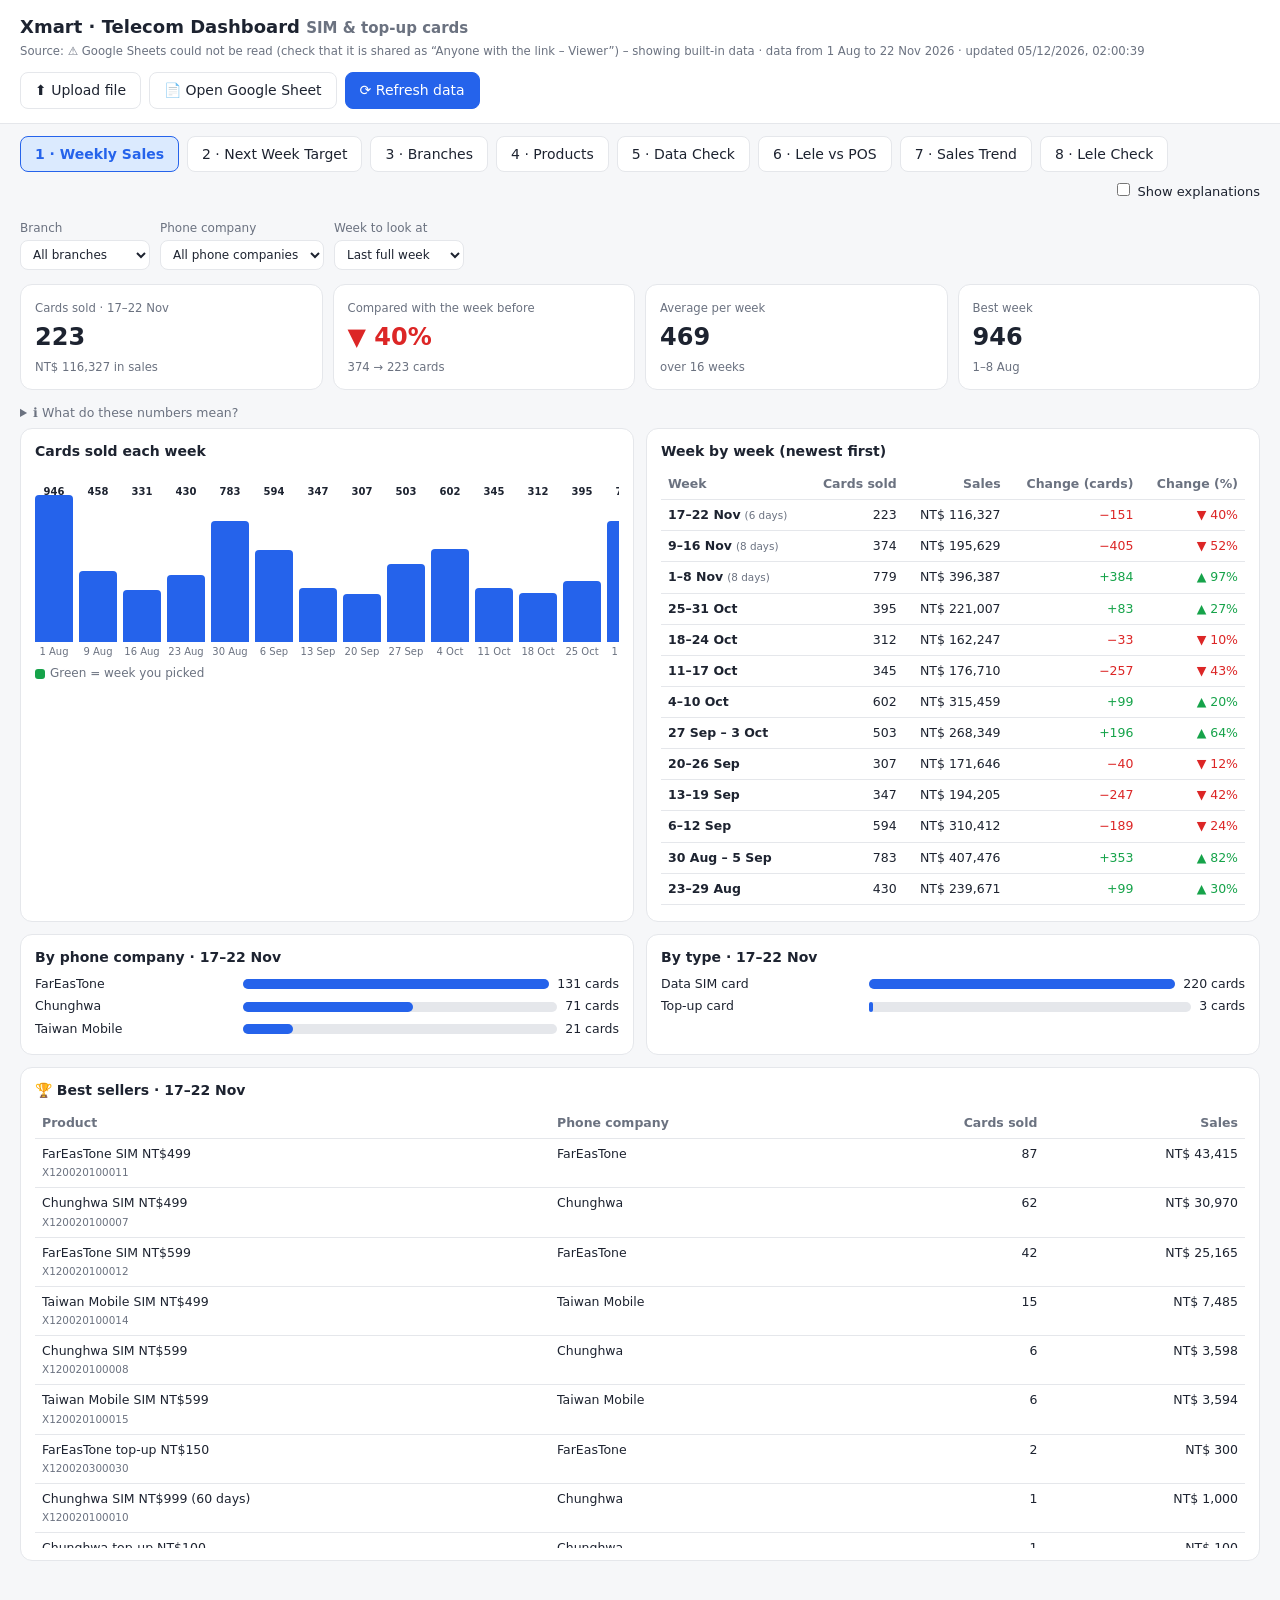
<file: index.html>
<!doctype html>
<html lang="en"><head><meta charset="utf-8"><meta name="viewport" content="width=device-width,initial-scale=1">
<title>Xmart Telecom Dashboard</title>
<style>
:root{--bg:#f6f7f9;--card:#fff;--tx:#1d2330;--mut:#6b7280;--bd:#e5e7eb;--ac:#2563eb;--ac2:#dbeafe;--bad:#dc2626;--good:#16a34a;--warn:#d97706}
@media(prefers-color-scheme:dark){:root{--bg:#10141c;--card:#1a2030;--tx:#e8ecf4;--mut:#9aa4b5;--bd:#2a3347;--ac:#60a5fa;--ac2:#1e3a5f;--bad:#f87171;--good:#4ade80;--warn:#fbbf24}}
*{box-sizing:border-box}body{margin:0;background:var(--bg);color:var(--tx);font:14px/1.45 system-ui,"Noto Sans TC",sans-serif}
header{display:flex;flex-wrap:wrap;gap:12px;align-items:center;justify-content:space-between;padding:14px 20px;background:var(--card);border-bottom:1px solid var(--bd);position:sticky;top:0;z-index:5}
h1{font-size:18px;margin:0}small,.mut{color:var(--mut)}
button{font:inherit;cursor:pointer;border:1px solid var(--bd);background:var(--card);color:var(--tx);padding:7px 14px;border-radius:8px}
button.pri{background:var(--ac);border-color:var(--ac);color:#fff}button.on{background:var(--ac2);border-color:var(--ac);color:var(--ac);font-weight:600}button:disabled{opacity:.6;cursor:wait}
nav{display:flex;gap:8px;padding:12px 20px;flex-wrap:wrap}main{padding:0 20px 40px;max-width:1280px;margin:auto}
.filters{display:flex;flex-wrap:wrap;gap:10px;margin:6px 0 14px;align-items:flex-end}.filters label{display:flex;flex-direction:column;font-size:12px;color:var(--mut);gap:3px}
.filters label.ck{flex-direction:row;align-items:center;gap:6px;color:var(--tx);font-size:13px;padding-bottom:7px}
select,input{font:inherit;padding:6px 8px;border:1px solid var(--bd);border-radius:8px;background:var(--card);color:var(--tx);min-width:130px}
input[type=checkbox]{min-width:0}
.kpis{display:grid;grid-template-columns:repeat(auto-fit,minmax(190px,1fr));gap:10px;margin-bottom:14px}
.kpi,.card{background:var(--card);border:1px solid var(--bd);border-radius:12px;padding:12px 14px}.kpi b{display:block;font-size:24px;margin:2px 0}
.grid{display:grid;grid-template-columns:repeat(auto-fit,minmax(380px,1fr));gap:12px;margin-bottom:12px}.card h3{margin:0 0 8px;font-size:14px}
.note{background:var(--ac2);border-radius:8px;padding:8px 10px;font-size:12.5px;margin:6px 0}.warn{background:rgba(217,119,6,.15)}.bad{background:rgba(220,38,38,.14)}
table{width:100%;border-collapse:collapse;font-size:12.5px}th,td{padding:6px 7px;border-bottom:1px solid var(--bd);text-align:left;vertical-align:top}th{color:var(--mut);font-weight:600;position:sticky;top:0;background:var(--card)}
td.n,th.n{text-align:right;white-space:nowrap}.sc{max-height:440px;overflow:auto}
.br{display:grid;grid-template-columns:minmax(90px,200px) 1fr auto;gap:8px;align-items:center;margin:4px 0;font-size:12.5px}.bt{background:var(--bd);height:10px;border-radius:5px}.bt i{display:block;height:100%;background:var(--ac);border-radius:5px}
.cols{display:flex;gap:6px;align-items:flex-end;height:190px;overflow-x:auto;padding-top:18px}.cols>div{flex:1;min-width:38px;display:flex;flex-direction:column;justify-content:flex-end;align-items:center;height:100%;position:relative}.cols i{width:100%;background:var(--ac);border-radius:4px 4px 0 0;display:block}.cols i.t{background:var(--good)}.cols i.o{opacity:.45}.cols b{font-size:10px;position:absolute;top:-2px}.cols small{font-size:10px;margin-top:3px;white-space:nowrap}
details.help{margin:6px 0;font-size:12.5px;color:var(--mut)}details.help summary{cursor:pointer}details.help>div{background:var(--ac2);color:var(--tx);border-radius:8px;padding:8px 10px;margin-top:4px}
.up{color:var(--good)}.dn{color:var(--bad)}.tag{padding:1px 8px;border-radius:9px;font-size:11.5px;background:var(--ac2);white-space:nowrap}.tag.ok{background:rgba(22,163,74,.16);color:var(--good)}.tag.no{background:rgba(220,38,38,.14);color:var(--bad)}.tag.mid{background:rgba(217,119,6,.16);color:var(--warn)}
input.mine::placeholder{color:var(--mut);font-weight:400;opacity:.8}input.mine{width:92px;min-width:0;text-align:right;font-weight:700;border:2px solid var(--ac)}
.hm{text-align:right;white-space:nowrap}.calc td,.calc th{padding:3px 8px}.big{font-size:15px}
.lg{font-size:12px;color:var(--mut);margin-top:6px}.lg i{display:inline-block;width:10px;height:10px;border-radius:3px;margin:0 5px 0 12px;vertical-align:middle}.lg i:first-child{margin-left:0}
.cols.two>div{min-width:58px}.pr{display:flex;gap:2px;align-items:flex-end;width:100%;flex:1;min-height:0}.pr u{flex:1;text-decoration:none;display:flex;flex-direction:column;justify-content:flex-end;align-items:center;height:100%}.pr em{font-size:9px;font-style:normal;color:var(--mut)}.pr .l i{background:var(--warn)}.tag.l{background:rgba(217,119,6,.16);color:var(--warn)}
</style></head><body>
<header><div><h1>Xmart · Telecom Dashboard <small>SIM &amp; top-up cards</small></h1><small id="status">Loading…</small></div>
<div style="display:flex;gap:8px;flex-wrap:wrap"><input type="file" id="fileIn" accept=".xlsx" hidden><button id="upBtn" title="Upload the Excel file (.xlsx) from your computer. Each sheet = one branch.">⬆ Upload file</button><a id="gs" target="_blank" rel="noopener"><button type="button">📄 Open Google Sheet</button></a><button class="pri" id="refresh">⟳ Refresh data</button></div></header>
<div id="upMsg" style="padding:0 20px"></div>
<nav id="nav"><button data-tab="week">1 · Weekly Sales</button><button data-tab="target">2 · Next Week Target</button><button data-tab="branch">3 · Branches</button><button data-tab="prod">4 · Products</button><button data-tab="check">5 · Data Check</button><button data-tab="cmp">6 · Lele vs POS</button><button data-tab="trend">7 · Sales Trend</button><button data-tab="rec">8 · Lele Check</button><label style="margin-left:auto;align-self:center;font-size:13px"><input type="checkbox" data-k="helpAll"> Show explanations</label></nav>
<main id="app"></main>
<script id="embedded" type="application/json">{"30002 MF":[["Date Range","商品編號","商品名稱","","","銷售數量","銷售金額","退貨數量","","退貨金額","銷售淨數量","銷售淨額"],["2026/08/01 - 2026/08/08","X120020100001","CHUNGHWA 中華電信如意799元上網卡(5G)","","",1,799,0,"",0,1,799],["","X120020100007","CHUNGHWA 中華電信如意上網卡499元","","",114,56886,0,"",0,114,56886],["","X120020100008","CHUNGHWA 中華電信如意上網卡599元","","",9,5391,0,"",0,9,5391],["","X120020100009","CHUNGHWA 中華電信如意上網卡699元","","",1,699,0,"",0,1,699],["","X120020100010","CHUNGHWA 中華電信如意60天上網卡999元","","",3,2997,0,"",0,3,2997],["","X120020100011","IF 遠傳電信上網卡499元","","",289,144211,0,"",0,289,144211],["","X120020100012","IF 遠傳電信上網卡599元","","",27,16173,0,"",0,27,16173],["","X120020100014","OK 台灣大哥大上網卡499元","","",7,3493,0,"",0,7,3493],["","X120020100015","OK 台灣大哥大上網卡599元","","",2,1198,0,"",0,2,1198],["","X120020300026","CHUNGHWA 中華電信如意儲值卡100元","","",2,200,0,"",0,2,200],["","X120020300030","IF 遠傳電信儲值卡150元","","",1,150,0,"",0,1,150],["","合計","","","",456,232197,0,"",0,456,232197],["2026/08/09 - 2026/08/15","X120020100001","CHUNGHWA 中華電信如意799元上網卡(5G)","","",1,799,0,"",0,1,799],["","X120020100007","CHUNGHWA 中華電信如意上網卡499元","","",48,23952,0,"",0,48,23952],["","X120020100008","CHUNGHWA 中華電信如意上網卡599元","","",8,4792,0,"",0,8,4792],["","X120020100010","CHUNGHWA 中華電信如意60天上網卡999元","","",2,1998,0,"",0,2,1998],["","X120020100011","IF 遠傳電信上網卡499元","","",52,25948,0,"",0,52,25948],["","X120020100012","IF 遠傳電信上網卡599元","","",49,29351,0,"",0,49,29351],["","X120020100014","OK 台灣大哥大上網卡499元","","",5,2495,0,"",0,5,2495],["","X120020300027","CHUNGHWA 中華電信如意儲值卡150元","","",1,150,0,"",0,1,150],["","X120020300030","IF 遠傳電信儲值卡150元","","",2,300,0,"",0,2,300],["","合計","","","",168,89785,0,"",0,168,89785],["2026/08/16 - 2026/08/22","X120020100005","HELLO INDO 印尼卡IDR 50.000","","",1,200,0,"",0,1,200],["","X120020100007","CHUNGHWA 中華電信如意上網卡499元","","",29,14471,0,"",0,29,14471],["","X120020100008","CHUNGHWA 中華電信如意上網卡599元","","",1,599,0,"",0,1,599],["","X120020100010","CHUNGHWA 中華電信如意60天上網卡999元","","",1,999,0,"",0,1,999],["","X120020100011","IF 遠傳電信上網卡499元","","",1,499,0,"",0,1,499],["","X120020100012","IF 遠傳電信上網卡599元","","",74,44326,0,"",0,74,44326],["","X120020100014","OK 台灣大哥大上網卡499元","","",3,1497,0,"",0,3,1497],["","X120020100015","OK 台灣大哥大上網卡599元","","",1,599,0,"",0,1,599],["","X120020300026","CHUNGHWA 中華電信如意儲值卡100元","","",1,100,0,"",0,1,100],["","X120020300032","OK 台灣大哥大儲值卡150元","","",1,150,0,"",0,1,150],["","合計","","","",113,63440,0,"",0,113,63440],["2026/08/23 - 2026/08/29","X120020100007","CHUNGHWA 中華電信如意上網卡499元","","",71,35429,0,"",0,71,35429],["","X120020100008","CHUNGHWA 中華電信如意上網卡599元","","",1,599,0,"",0,1,599],["","X120020100010","CHUNGHWA 中華電信如意60天上網卡999元","","",1,999,0,"",0,1,999],["","X120020100012","IF 遠傳電信上網卡599元","","",116,69484,0,"",0,116,69484],["","X120020100013","IF 遠傳電信上網卡698元(4G)","","",2,1396,0,"",0,2,1396],["","X120020100014","OK 台灣大哥大上網卡499元","","",4,1996,0,"",0,4,1996],["","X120020100015","OK 台灣大哥大上網卡599元","","",4,2396,0,"",0,4,2396],["","合計","","","",199,112299,0,"",0,199,112299],["2026/08/30 - 2026/09/05","X120020100007","CHUNGHWA 中華電信如意上網卡499元","","",68,33932,0,"",0,68,33932],["","X120020100008","CHUNGHWA 中華電信如意上網卡599元","","",6,3594,0,"",0,6,3594],["","X120020100009","CHUNGHWA 中華電信如意上網卡699元","","",1,699,0,"",0,1,699],["","X120020100011","IF 遠傳電信上網卡499元","","",211,105289,0,"",0,211,105289],["","X120020100012","IF 遠傳電信上網卡599元","","",64,38336,0,"",0,64,38336],["","X120020100014","OK 台灣大哥大上網卡499元","","",7,3493,0,"",0,7,3493],["","X120020100015","OK 台灣大哥大上網卡599元","","",2,1198,0,"",0,2,1198],["","X120020300030","IF 遠傳電信儲值卡150元","","",1,150,0,"",0,1,150],["","合計","","","",360,186691,0,"",0,360,186691],["2026/09/06 - 2026/09/12","X120020100001","CHUNGHWA 中華電信如意799元上網卡(5G)","","",1,799,0,"",0,1,799],["","X120020100007","CHUNGHWA 中華電信如意上網卡499元","","",91,45409,0,"",0,91,45409],["","X120020100008","CHUNGHWA 中華電信如意上網卡599元","","",9,5391,0,"",0,9,5391],["","X120020100011","IF 遠傳電信上網卡499元","","",129,64371,0,"",0,129,64371],["","X120020100012","IF 遠傳電信上網卡599元","","",16,9584,0,"",0,16,9584],["","X120020100014","OK 台灣大哥大上網卡499元","","",5,2495,0,"",0,5,2495],["","X120020100015","OK 台灣大哥大上網卡599元","","",1,599,0,"",0,1,599],["","X120020300030","IF 遠傳電信儲值卡150元","","",3,450,0,"",0,3,450],["","X120020300032","OK 台灣大哥大儲值卡150元","","",1,150,0,"",0,1,150],["","合計","","","",256,129248,0,"",0,256,129248],["2026/09/13 - 2026/09/19","X120020100001","CHUNGHWA 中華電信如意799元上網卡(5G)","","",1,799,0,"",0,1,799],["","X120020100007","CHUNGHWA 中華電信如意上網卡499元","","",44,21956,0,"",0,44,21956],["","X120020100008","CHUNGHWA 中華電信如意上網卡599元","","",3,1797,0,"",0,3,1797],["","X120020100010","CHUNGHWA 中華電信如意60天上網卡999元","","",1,999,0,"",0,1,999],["","X120020100012","IF 遠傳電信上網卡599元","","",76,45524,0,"",0,76,45524],["","X120020100014","OK 台灣大哥大上網卡499元","","",5,2495,0,"",0,5,2495],["","X120020100015","OK 台灣大哥大上網卡599元","","",1,599,0,"",0,1,599],["","X120020300027","CHUNGHWA 中華電信如意儲值卡150元","","",1,150,0,"",0,1,150],["","X120020300029","CHUNGHWA 中華電信如意儲值卡300元","","",1,300,0,"",0,1,300],["","合計","","","",133,74619,0,"",0,133,74619],["2026/09/20 - 2026/09/26","X120020100007","CHUNGHWA 中華電信如意上網卡499元","","",39,19461,1,"",499,38,18962],["","X120020100008","CHUNGHWA 中華電信如意上網卡599元","","",5,2995,1,"",599,4,2396],["","X120020100010","CHUNGHWA 中華電信如意60天上網卡999元","","",4,3996,0,"",0,4,3996],["","X120020100012","IF 遠傳電信上網卡599元","","",65,38935,0,"",0,65,38935],["","X120020100013","IF 遠傳電信上網卡698元(4G)","","",1,698,0,"",0,1,698],["","X120020100014","OK 台灣大哥大上網卡499元","","",4,1996,0,"",0,4,1996],["","X120020100015","OK 台灣大哥大上網卡599元","","",2,1198,0,"",0,2,1198],["","X120020300026","CHUNGHWA 中華電信如意儲值卡100元","","",1,100,0,"",0,1,100],["","X120020300030","IF 遠傳電信儲值卡150元","","",2,300,0,"",0,2,300],["","合計","","","",123,69679,2,"",1098,121,68581],["2026/09/27 - 2026/10/03","X120020100007","CHUNGHWA 中華電信如意上網卡499元","","",66,32934,0,"",0,66,32934],["","X120020100008","CHUNGHWA 中華電信如意上網卡599元","","",10,5990,1,"",599,9,5391],["","X120020100010","CHUNGHWA 中華電信如意60天上網卡999元","","",2,1998,0,"",0,2,1998],["","X120020100011","IF 遠傳電信上網卡499元","","",120,59880,0,"",0,120,59880],["","X120020100012","IF 遠傳電信上網卡599元","","",87,52113,0,"",0,87,52113],["","X120020100014","OK 台灣大哥大上網卡499元","","",4,1996,0,"",0,4,1996],["","X120020100015","OK 台灣大哥大上網卡599元","","",1,599,0,"",0,1,599],["","X120020300030","IF 遠傳電信儲值卡150元","","",1,150,0,"",0,1,150],["","合計","","","",291,155660,1,"",599,290,155061],["2026/10/04 - 2026/10/10","X120020100001","CHUNGHWA 中華電信如意799元上網卡(5G)","","",1,799,0,"",0,1,799],["","X120020100007","CHUNGHWA 中華電信如意上網卡499元","","",83,41417,0,"",0,83,41417],["","X120020100008","CHUNGHWA 中華電信如意上網卡599元","","",8,4792,0,"",0,8,4792],["","X120020100010","CHUNGHWA 中華電信如意60天上網卡999元","","",2,1998,0,"",0,2,1998],["","X120020100011","IF 遠傳電信上網卡499元","","",120,59880,0,"",0,120,59880],["","X120020100012","IF 遠傳電信上網卡599元","","",47,28153,0,"",0,47,28153],["","X120020100014","OK 台灣大哥大上網卡499元","","",2,998,0,"",0,2,998],["","X120020300026","CHUNGHWA 中華電信如意儲值卡100元","","",1,100,0,"",0,1,100],["","X120020300027","CHUNGHWA 中華電信如意儲值卡150元","","",1,150,0,"",0,1,150],["","X120020300030","IF 遠傳電信儲值卡150元","","",2,300,0,"",0,2,300],["","合計","","","",267,138587,0,"",0,267,138587],["2026/10/11 - 2026/10/17","X120020100007","CHUNGHWA 中華電信如意上網卡499元","","",49,24451,0,"",0,49,24451],["","X120020100008","CHUNGHWA 中華電信如意上網卡599元","","",5,2995,0,"",0,5,2995],["","X120020100011","IF 遠傳電信上網卡499元","","",84,41916,0,"",0,84,41916],["","X120020100012","IF 遠傳電信上網卡599元","","",19,11381,0,"",0,19,11381],["","X120020100014","OK 台灣大哥大上網卡499元","","",5,2495,0,"",0,5,2495],["","X120020100015","OK 台灣大哥大上網卡599元","","",1,599,0,"",0,1,599],["","X120020300030","IF 遠傳電信儲值卡150元","","",2,300,0,"",0,2,300],["","合計","","","",165,84137,0,"",0,165,84137],["2026/10/18 - 2026/10/24","X120020100007","CHUNGHWA 中華電信如意上網卡499元","","",35,17465,0,"",0,35,17465],["","X120020100008","CHUNGHWA 中華電信如意上網卡599元","","",3,1797,0,"",0,3,1797],["","X120020100010","CHUNGHWA 中華電信如意60天上網卡999元","","",1,999,0,"",0,1,999],["","X120020100011","IF 遠傳電信上網卡499元","","",45,22455,0,"",0,45,22455],["","X120020100012","IF 遠傳電信上網卡599元","","",20,11980,0,"",0,20,11980],["","X120020100014","OK 台灣大哥大上網卡499元","","",4,1996,0,"",0,4,1996],["","X120020100015","OK 台灣大哥大上網卡599元","","",2,1198,0,"",0,2,1198],["","X120020300027","CHUNGHWA 中華電信如意儲值卡150元","","",1,150,0,"",0,1,150],["","X120020300030","IF 遠傳電信儲值卡150元","","",1,150,0,"",0,1,150],["","合計","","","",112,58190,0,"",0,112,58190],["2026/10/25 - 2026/10/31","X120020100007","CHUNGHWA 中華電信如意上網卡499元","","",63,31437,0,"",0,63,31437],["","X120020100008","CHUNGHWA 中華電信如意上網卡599元","","",4,2396,0,"",0,4,2396],["","X120020100009","CHUNGHWA 中華電信如意上網卡699元","","",1,699,0,"",0,1,699],["","X120020100010","CHUNGHWA 中華電信如意60天上網卡999元","","",1,999,0,"",0,1,999],["","X120020100012","IF 遠傳電信上網卡599元","","",110,65890,0,"",0,110,65890],["","X120020100014","OK 台灣大哥大上網卡499元","","",6,2994,0,"",0,6,2994],["","X120020100015","OK 台灣大哥大上網卡599元","","",4,2396,0,"",0,4,2396],["","X120020300030","IF 遠傳電信儲值卡150元","","",2,300,0,"",0,2,300],["","X120020300034","IF 遠傳電信上網卡799元(5G)","","",1,799,0,"",0,1,799],["","合計","","","",192,107910,0,"",0,192,107910],["2026/11/1 - 2026/11/8","X120020100007","CHUNGHWA 中華電信如意上網卡499元","","",97,48403,0,"",0,97,48403],["","X120020100008","CHUNGHWA 中華電信如意上網卡599元","","",12,7188,0,"",0,12,7188],["","X120020100010","CHUNGHWA 中華電信如意60天上網卡999元","","",1,999,0,"",0,1,999],["","X120020100011","IF 遠傳電信上網卡499元","","",244,121756,0,"",0,244,121756],["","X120020100012","IF 遠傳電信上網卡599元","","",26,15574,0,"",0,26,15574],["","X120020100014","OK 台灣大哥大上網卡499元","","",6,2994,0,"",0,6,2994],["","X120020100015","OK 台灣大哥大上網卡599元","","",1,599,0,"",0,1,599],["","X120020300026","CHUNGHWA 中華電信如意儲值卡100元","","",1,100,0,"",0,1,100],["","X120020300027","CHUNGHWA 中華電信如意儲值卡150元","","",2,300,0,"",0,2,300],["","X120020300030","IF 遠傳電信儲值卡150元","","",5,750,0,"",0,5,750],["","合計","","","",395,198663,0,"",0,395,198663],["2026/11/9 - 2026/11/16","X120020100001","CHUNGHWA 中華電信如意799元上網卡(5G)","","",2,1598,0,"",0,2,1598],["","X120020100007","CHUNGHWA 中華電信如意上網卡499元","","",38,18962,0,"",0,38,18962],["","X120020100008","CHUNGHWA 中華電信如意上網卡599元","","",7,4193,0,"",0,7,4193],["","X120020100011","IF 遠傳電信上網卡499元","","",87,43413,0,"",0,87,43413],["","X120020100012","IF 遠傳電信上網卡599元","","",21,12579,0,"",0,21,12579],["","X120020100014","OK 台灣大哥大上網卡499元","","",5,2495,0,"",0,5,2495],["","X120020100015","OK 台灣大哥大上網卡599元","","",2,1198,0,"",0,2,1198],["","合計","","","",162,84438,0,"",0,162,84438],["2026/11/17 - 2026/11/22","X120020100007","CHUNGHWA 中華電信如意上網卡499元","","",29,14471,0,"",0,29,14471],["","X120020100008","CHUNGHWA 中華電信如意上網卡599元","","",2,1198,0,"",0,2,1198],["","X120020100010","CHUNGHWA 中華電信如意60天上網卡999元","","",1,999,0,"",0,1,999],["","X120020100011","IF 遠傳電信上網卡499元","","",45,22455,0,"",0,45,22455],["","X120020100012","IF 遠傳電信上網卡599元","","",15,8985,0,"",0,15,8985],["","X120020100014","OK 台灣大哥大上網卡499元","","",3,1497,0,"",0,3,1497],["","X120020100015","OK 台灣大哥大上網卡599元","","",1,599,0,"",0,1,599],["","X120020300026","CHUNGHWA 中華電信如意儲值卡100元","","",1,100,0,"",0,1,100],["","X120020300030","IF 遠傳電信儲值卡150元","","",1,150,0,"",0,1,150],["","合計","","","",98,50454,0,"",0,98,50454]],"30003 DW":[["Date Range","商品編號","商品名稱","","","銷售數量","銷售金額","退貨數量","","退貨金額","銷售淨數量","銷售淨額"],["2026/08/01 - 2026/08/08","X120020100001","CHUNGHWA 中華電信如意799元上網卡(5G)","","",1,799,0,"",0,1,799],["","X120020100007","CHUNGHWA 中華電信如意上網卡499元","","",34,16966,0,"",0,34,16966],["","X120020100008","CHUNGHWA 中華電信如意上網卡599元","","",4,2396,0,"",0,4,2396],["","X120020100010","CHUNGHWA 中華電信如意60天上網卡999元","","",3,2997,0,"",0,3,2997],["","X120020100011","IF 遠傳電信上網卡499元","","",129,64371,0,"",0,129,64371],["","X120020100012","IF 遠傳電信上網卡599元","","",26,15574,0,"",0,26,15574],["","X120020100014","OK 台灣大哥大上網卡499元","","",25,12475,0,"",0,25,12475],["","X120020100015","OK 台灣大哥大上網卡599元","","",3,1797,0,"",0,3,1797],["","X120020300030","IF 遠傳電信儲值卡150元","","",1,150,0,"",0,1,150],["","合計","","","",226,117525,0,"",0,226,117525],["2026/08/09 - 2026/08/15","X120020100007","CHUNGHWA 中華電信如意上網卡499元","","",20,9980,0,"",0,20,9980],["","X120020100008","CHUNGHWA 中華電信如意上網卡599元","","",2,1198,0,"",0,2,1198],["","X120020100010","CHUNGHWA 中華電信如意60天上網卡999元","","",3,2997,0,"",0,3,2997],["","X120020100011","IF 遠傳電信上網卡499元","","",15,7485,0,"",0,15,7485],["","X120020100012","IF 遠傳電信上網卡599元","","",30,17970,0,"",0,30,17970],["","X120020100014","OK 台灣大哥大上網卡499元","","",13,6487,0,"",0,13,6487],["","X120020100015","OK 台灣大哥大上網卡599元","","",1,599,0,"",0,1,599],["","合計","","","",84,46716,0,"",0,84,46716],["2026/08/16 - 2026/08/22","X120020100007","CHUNGHWA 中華電信如意上網卡499元","","",12,5988,0,"",0,12,5988],["","X120020100008","CHUNGHWA 中華電信如意上網卡599元","","",2,1198,0,"",0,2,1198],["","X120020100012","IF 遠傳電信上網卡599元","","",34,20366,0,"",0,34,20366],["","X120020100014","OK 台灣大哥大上網卡499元","","",7,3493,0,"",0,7,3493],["","X120020100015","OK 台灣大哥大上網卡599元","","",1,599,0,"",0,1,599],["","X120020300030","IF 遠傳電信儲值卡150元","","",1,150,0,"",0,1,150],["","X120020300034","IF 遠傳電信上網卡799元(5G)","","",2,1598,0,"",0,2,1598],["","X120020300035","OK 台灣大哥大5G上網卡 799元","","",1,799,0,"",0,1,799],["","合計","","","",60,34191,0,"",0,60,34191],["2026/08/23 - 2026/08/29","X120020100007","CHUNGHWA 中華電信如意上網卡499元","","",45,22455,0,"",0,45,22455],["","X120020100008","CHUNGHWA 中華電信如意上網卡599元","","",4,2396,0,"",0,4,2396],["","X120020100012","IF 遠傳電信上網卡599元","","",37,22163,0,"",0,37,22163],["","X120020100013","IF 遠傳電信上網卡698元(4G)","","",1,698,0,"",0,1,698],["","X120020100014","OK 台灣大哥大上網卡499元","","",3,1497,0,"",0,3,1497],["","X120020100015","OK 台灣大哥大上網卡599元","","",2,1198,0,"",0,2,1198],["","合計","","","",92,50407,0,"",0,92,50407],["2026/08/30 - 2026/09/05","X120020100001","CHUNGHWA 中華電信如意799元上網卡(5G)","","",1,799,0,"",0,1,799],["","X120020100007","CHUNGHWA 中華電信如意上網卡499元","","",36,17964,0,"",0,36,17964],["","X120020100008","CHUNGHWA 中華電信如意上網卡599元","","",9,5391,0,"",0,9,5391],["","X120020100010","CHUNGHWA 中華電信如意60天上網卡999元","","",1,999,0,"",0,1,999],["","X120020100011","IF 遠傳電信上網卡499元","","",88,43912,0,"",0,88,43912],["","X120020100012","IF 遠傳電信上網卡599元","","",33,19767,0,"",0,33,19767],["","X120020100014","OK 台灣大哥大上網卡499元","","",14,6986,0,"",0,14,6986],["","X120020100015","OK 台灣大哥大上網卡599元","","",1,599,0,"",0,1,599],["","X120020300030","IF 遠傳電信儲值卡150元","","",1,150,0,"",0,1,150],["","合計","","","",184,96567,0,"",0,184,96567],["2026/09/06 - 2026/09/12","X120020100007","CHUNGHWA 中華電信如意上網卡499元","","",15,7485,0,"",0,15,7485],["","X120020100008","CHUNGHWA 中華電信如意上網卡599元","","",4,2396,0,"",0,4,2396],["","X120020100010","CHUNGHWA 中華電信如意60天上網卡999元","","",4,3996,0,"",0,4,3996],["","X120020100011","IF 遠傳電信上網卡499元","","",58,28942,0,"",0,58,28942],["","X120020100012","IF 遠傳電信上網卡599元","","",12,7188,0,"",0,12,7188],["","X120020100014","OK 台灣大哥大上網卡499元","","",17,8483,0,"",0,17,8483],["","X120020100015","OK 台灣大哥大上網卡599元","","",2,1198,0,"",0,2,1198],["","合計","","","",112,59688,0,"",0,112,59688],["2026/09/13 - 2026/09/19","商品編號","商品名稱","","","銷售數量","銷售金額","退貨數量","","退貨金額","銷售淨數量","銷售淨額"],["","X120020100007","CHUNGHWA 中華電信如意上網卡499元","","",16,7984,0,"",0,16,7984],["","X120020100008","CHUNGHWA 中華電信如意上網卡599元","","",1,599,0,"",0,1,599],["","X120020100012","IF 遠傳電信上網卡599元","","",30,17970,0,"",0,30,17970],["","X120020100014","OK 台灣大哥大上網卡499元","","",3,1497,0,"",0,3,1497],["","X120020100015","OK 台灣大哥大上網卡599元","","",1,599,0,"",0,1,599],["","X120020300035","OK 台灣大哥大5G上網卡 799元","","",1,799,0,"",0,1,799],["","合計","","","",52,29448,0,"",0,52,29448],["2026/09/20 - 2026/09/26","X120020100007","CHUNGHWA 中華電信如意上網卡499元","","",24,11976,0,"",0,24,11976],["","X120020100008","CHUNGHWA 中華電信如意上網卡599元","","",3,1797,0,"",0,3,1797],["","X120020100012","IF 遠傳電信上網卡599元","","",31,18569,0,"",0,31,18569],["","X120020100014","OK 台灣大哥大上網卡499元","","",6,2994,0,"",0,6,2994],["","X120020100015","OK 台灣大哥大上網卡599元","","",2,1198,0,"",0,2,1198],["","合計","","","",66,36534,0,"",0,66,36534],["2026/09/27 - 2026/10/03","X120020100007","CHUNGHWA 中華電信如意上網卡499元","","",39,19461,0,"",0,39,19461],["","X120020100008","CHUNGHWA 中華電信如意上網卡599元","","",5,2995,0,"",0,5,2995],["","X120020100011","IF 遠傳電信上網卡499元","","",28,13972,0,"",0,28,13972],["","X120020100012","IF 遠傳電信上網卡599元","","",21,12579,0,"",0,21,12579],["","X120020100014","OK 台灣大哥大上網卡499元","","",6,2994,0,"",0,6,2994],["","X120020100015","OK 台灣大哥大上網卡599元","","",1,599,0,"",0,1,599],["","X120020300035","OK 台灣大哥大5G上網卡 799元","","",1,799,0,"",0,1,799],["","合計","","","",101,53399,0,"",0,101,53399],["2026/10/04 - 2026/10/10","X120020100001","CHUNGHWA 中華電信如意799元上網卡(5G)","","",1,799,0,"",0,1,799],["","X120020100007","CHUNGHWA 中華電信如意上網卡499元","","",41,20459,0,"",0,41,20459],["","X120020100008","CHUNGHWA 中華電信如意上網卡599元","","",7,4193,0,"",0,7,4193],["","X120020100010","CHUNGHWA 中華電信如意60天上網卡999元","","",4,3996,0,"",0,4,3996],["","X120020100011","IF 遠傳電信上網卡499元","","",70,34930,0,"",0,70,34930],["","X120020100012","IF 遠傳電信上網卡599元","","",42,25158,0,"",0,42,25158],["","X120020100014","OK 台灣大哥大上網卡499元","","",21,10479,0,"",0,21,10479],["","X120020300030","IF 遠傳電信儲值卡150元","","",1,150,0,"",0,1,150],["","X120020300032","OK 台灣大哥大儲值卡150元","","",1,150,0,"",0,1,150],["","合計","","","",188,100314,0,"",0,188,100314],["2026/10/11 - 2026/10/17","X120020100007","CHUNGHWA 中華電信如意上網卡499元","","",14,6986,0,"",0,14,6986],["","X120020100008","CHUNGHWA 中華電信如意上網卡599元","","",2,1198,0,"",0,2,1198],["","X120020100011","IF 遠傳電信上網卡499元","","",24,11976,0,"",0,24,11976],["","X120020100012","IF 遠傳電信上網卡599元","","",11,6589,0,"",0,11,6589],["","X120020100014","OK 台灣大哥大上網卡499元","","",5,2495,0,"",0,5,2495],["","X120020100015","OK 台灣大哥大上網卡599元","","",4,2396,0,"",0,4,2396],["","X120020300027","CHUNGHWA 中華電信如意儲值卡150元","","",1,150,0,"",0,1,150],["","合計","","","",61,31790,0,"",0,61,31790],["2026/10/18 - 2026/10/24","X120020100007","CHUNGHWA 中華電信如意上網卡499元","","",11,5489,0,"",0,11,5489],["","X120020100008","CHUNGHWA 中華電信如意上網卡599元","","",3,1797,0,"",0,3,1797],["","X120020100011","IF 遠傳電信上網卡499元","","",22,10978,0,"",0,22,10978],["","X120020100012","IF 遠傳電信上網卡599元","","",8,4792,0,"",0,8,4792],["","X120020100014","OK 台灣大哥大上網卡499元","","",6,2994,0,"",0,6,2994],["","X120020100015","OK 台灣大哥大上網卡599元","","",1,599,0,"",0,1,599],["","X120020300035","OK 台灣大哥大5G上網卡 799元","","",1,799,0,"",0,1,799],["","合計","","","",52,27448,0,"",0,52,27448],["2026/10/25 - 2026/10/31","X120020100007","CHUNGHWA 中華電信如意上網卡499元","","",38,18962,0,"",0,38,18962],["","X120020100008","CHUNGHWA 中華電信如意上網卡599元","","",3,1797,0,"",0,3,1797],["","X120020100010","CHUNGHWA 中華電信如意60天上網卡999元","","",1,999,0,"",0,1,999],["","X120020100012","IF 遠傳電信上網卡599元","","",35,20965,0,"",0,35,20965],["","X120020100014","OK 台灣大哥大上網卡499元","","",3,1497,0,"",0,3,1497],["","X120020300034","IF 遠傳電信上網卡799元(5G)","","",1,799,0,"",0,1,799],["","合計","","","",81,45019,0,"",0,81,45019],["2026/11/1 - 2026/11/8","X120020100001","CHUNGHWA 中華電信如意799元上網卡(5G)","","",1,799,0,"",0,1,799],["","X120020100007","CHUNGHWA 中華電信如意上網卡499元","","",42,20958,0,"",0,42,20958],["","X120020100008","CHUNGHWA 中華電信如意上網卡599元","","",4,2396,0,"",0,4,2396],["","X120020100010","CHUNGHWA 中華電信如意60天上網卡999元","","",3,2997,0,"",0,3,2997],["","X120020100011","IF 遠傳電信上網卡499元","","",95,47405,0,"",0,95,47405],["","X120020100012","IF 遠傳電信上網卡599元","","",23,13777,0,"",0,23,13777],["","X120020100014","OK 台灣大哥大上網卡499元","","",24,11976,0,"",0,24,11976],["","X120020100015","OK 台灣大哥大上網卡599元","","",3,1797,0,"",0,3,1797],["","X120020300030","IF 遠傳電信儲值卡150元","","",2,300,0,"",0,2,300],["","合計","","","",197,102405,0,"",0,197,102405],["2026/11/9 - 2026/11/16","X120020100001","CHUNGHWA 中華電信如意799元上網卡(5G)","","",1,799,0,"",0,1,799],["","X120020100007","CHUNGHWA 中華電信如意上網卡499元","","",18,8982,0,"",0,18,8982],["","X120020100008","CHUNGHWA 中華電信如意上網卡599元","","",3,1797,0,"",0,3,1797],["","X120020100010","CHUNGHWA 中華電信如意60天上網卡999元","","",1,999,0,"",0,1,999],["","X120020100011","IF 遠傳電信上網卡499元","","",31,15469,0,"",0,31,15469],["","X120020100012","IF 遠傳電信上網卡599元","","",13,7787,0,"",0,13,7787],["","X120020100014","OK 台灣大哥大上網卡499元","","",7,3493,1,"",499,6,2994],["","X120020100015","OK 台灣大哥大上網卡599元","","",2,1198,0,"",0,2,1198],["","X120020300027","CHUNGHWA 中華電信如意儲值卡150元","","",1,150,0,"",0,1,150],["","合計","","","",77,40674,1,"",499,76,40175],["2026/11/17 - 2026/11/22","X120020100007","CHUNGHWA 中華電信如意上網卡499元","","",14,6986,0,"",0,14,6986],["","X120020100008","CHUNGHWA 中華電信如意上網卡599元","","",2,1198,0,"",0,2,1198],["","X120020100009","CHUNGHWA 中華電信如意上網卡699元","","",1,699,0,"",0,1,699],["","X120020100011","IF 遠傳電信上網卡499元","","",19,9481,0,"",0,19,9481],["","X120020100012","IF 遠傳電信上網卡599元","","",10,5990,0,"",0,10,5990],["","X120020100014","OK 台灣大哥大上網卡499元","","",8,3992,0,"",0,8,3992],["","X120020100015","OK 台灣大哥大上網卡599元","","",1,599,0,"",0,1,599],["","合計","","","",55,28945,0,"",0,55,28945]],"709001 TN":[["Date Range","商品編號","商品名稱","","","銷售數量","銷售金額","退貨數量","退貨金額","銷售淨數量","銷售淨額"],["2026/08/01 - 2026/08/08","X120020100007","CHUNGHWA 中華電信如意上網卡499元","","",6,2994,0,0,6,2994],["","X120020100008","CHUNGHWA 中華電信如意上網卡599元","","",2,1198,0,0,2,1198],["","X120020100010","CHUNGHWA 中華電信如意60天上網卡999元","","",1,999,0,0,1,999],["","X120020100011","IF 遠傳電信上網卡499元","","",19,9481,0,0,19,9481],["","X120020100012","IF 遠傳電信上網卡599元","","",8,4792,0,0,8,4792],["","X120020100014","OK 台灣大哥大上網卡499元","","",5,2495,0,0,5,2495],["","X120020100015","OK 台灣大哥大上網卡599元","","",3,1797,0,0,3,1797],["","X120020300030","IF 遠傳電信儲值卡150元","","",1,150,0,0,1,150],["","合計","","","",45,23906,0,0,45,23906],["2026/08/09 - 2026/08/15","X120020100001","CHUNGHWA 中華電信如意799元上網卡(5G)","","",1,799,1,799,0,0],["","X120020100007","CHUNGHWA 中華電信如意上網卡499元","","",36,17964,0,0,36,17964],["","X120020100008","CHUNGHWA 中華電信如意上網卡599元","","",8,4792,0,0,8,4792],["","X120020100011","IF 遠傳電信上網卡499元","","",5,2495,0,0,5,2495],["","X120020100012","IF 遠傳電信上網卡599元","","",9,5391,0,0,9,5391],["","X120020100014","OK 台灣大哥大上網卡499元","","",5,2495,0,0,5,2495],["","X120020100015","OK 台灣大哥大上網卡599元","","",1,599,0,0,1,599],["","X120020300030","IF 遠傳電信儲值卡150元","","",1,150,0,0,1,150],["","X120020300031","IF 遠傳電信儲值卡300元","","",1,300,0,0,1,300],["","合計","","","",67,34985,1,799,66,34186],["2026/08/16 - 2026/08/22","X120020100007","CHUNGHWA 中華電信如意上網卡499元","","",22,10978,0,0,22,10978],["","X120020100008","CHUNGHWA 中華電信如意上網卡599元","","",5,2995,0,0,5,2995],["","X120020100010","CHUNGHWA 中華電信如意60天上網卡999元","","",1,999,0,0,1,999],["","X120020100012","IF 遠傳電信上網卡599元","","",11,6589,0,0,11,6589],["","X120020100014","OK 台灣大哥大上網卡499元","","",6,2994,0,0,6,2994],["","X120020100015","OK 台灣大哥大上網卡599元","","",1,599,0,0,1,599],["","合計","","","",46,25154,0,0,46,25154],["2026/08/23 - 2026/08/29","X120020100001","CHUNGHWA 中華電信如意799元上網卡(5G)","","",1,799,0,0,1,799],["","X120020100007","CHUNGHWA 中華電信如意上網卡499元","","",19,9481,0,0,19,9481],["","X120020100008","CHUNGHWA 中華電信如意上網卡599元","","",3,1797,0,0,3,1797],["","X120020100012","IF 遠傳電信上網卡599元","","",11,6589,0,0,11,6589],["","X120020100014","OK 台灣大哥大上網卡499元","","",4,1996,0,0,4,1996],["","X120020300030","IF 遠傳電信儲值卡150元","","",1,150,0,0,1,150],["","合計","","","",39,20812,0,0,39,20812],["2026/08/30 - 2026/09/05","X120020100001","CHUNGHWA 中華電信如意799元上網卡(5G)","","",1,799,0,0,1,799],["","X120020100007","CHUNGHWA 中華電信如意上網卡499元","","",20,9980,0,0,20,9980],["","X120020100008","CHUNGHWA 中華電信如意上網卡599元","","",4,2396,0,0,4,2396],["","X120020100010","CHUNGHWA 中華電信如意60天上網卡999元","","",1,999,0,0,1,999],["","X120020100011","IF 遠傳電信上網卡499元","","",20,9980,0,0,20,9980],["","X120020100012","IF 遠傳電信上網卡599元","","",17,10183,0,0,17,10183],["","X120020100014","OK 台灣大哥大上網卡499元","","",3,1497,0,0,3,1497],["","X120020100015","OK 台灣大哥大上網卡599元","","",3,1797,0,0,3,1797],["","X120020300030","IF 遠傳電信儲值卡150元","","",1,150,0,0,1,150],["","X120020300031","IF 遠傳電信儲值卡300元","","",1,300,0,0,1,300],["","合計","","","",71,38081,0,0,71,38081],["2026/09/06 - 2026/09/12","X120020100001","CHUNGHWA 中華電信如意799元上網卡(5G)","","",6,4794,0,0,6,4794],["","X120020100007","CHUNGHWA 中華電信如意上網卡499元","","",29,14471,0,0,29,14471],["","X120020100008","CHUNGHWA 中華電信如意上網卡599元","","",8,4792,0,0,8,4792],["","X120020100010","CHUNGHWA 中華電信如意60天上網卡999元","","",2,1998,0,0,2,1998],["","X120020100011","IF 遠傳電信上網卡499元","","",15,7485,0,0,15,7485],["","X120020100012","IF 遠傳電信上網卡599元","","",10,5990,0,0,10,5990],["","X120020100013","IF 遠傳電信上網卡698元(4G)","","",1,698,0,0,1,698],["","X120020100014","OK 台灣大哥大上網卡499元","","",3,1497,0,0,3,1497],["","X120020100015","OK 台灣大哥大上網卡599元","","",2,1198,0,0,2,1198],["","X120020300031","IF 遠傳電信儲值卡300元","","",1,300,0,0,1,300],["","X120020300035","OK 台灣大哥大5G上網卡 799元","","",1,799,0,0,1,799],["","合計","","","",78,44022,0,0,78,44022],["2026/09/13 - 2026/09/19","X120020100001","CHUNGHWA 中華電信如意799元上網卡(5G)","","",1,799,0,0,1,799],["","X120020100007","CHUNGHWA 中華電信如意上網卡499元","","",31,15469,0,0,31,15469],["","X120020100008","CHUNGHWA 中華電信如意上網卡599元","","",7,4193,0,0,7,4193],["","X120020100010","CHUNGHWA 中華電信如意60天上網卡999元","","",1,999,0,0,1,999],["","X120020100012","IF 遠傳電信上網卡599元","","",9,5391,0,0,9,5391],["","X120020100014","OK 台灣大哥大上網卡499元","","",5,2495,0,0,5,2495],["","合計","","","",54,29346,0,0,54,29346],["2026/09/20 - 2026/09/26","X120020100001","CHUNGHWA 中華電信如意799元上網卡(5G)","","",1,799,0,0,1,799],["","X120020100007","CHUNGHWA 中華電信如意上網卡499元","","",20,9980,0,0,20,9980],["","X120020100008","CHUNGHWA 中華電信如意上網卡599元","","",4,2396,0,0,4,2396],["","X120020100012","IF 遠傳電信上網卡599元","","",6,3594,0,0,6,3594],["","X120020100014","OK 台灣大哥大上網卡499元","","",2,998,0,0,2,998],["","X120020300035","OK 台灣大哥大5G上網卡 799元","","",1,799,1,799,0,0],["","合計","","","",34,18566,1,799,33,17767],["2026/09/27 - 2026/10/03","X120020100007","CHUNGHWA 中華電信如意上網卡499元","","",10,4990,0,0,10,4990],["","X120020100008","CHUNGHWA 中華電信如意上網卡599元","","",1,599,0,0,1,599],["","X120020100012","IF 遠傳電信上網卡599元","","",1,599,0,0,1,599],["","合計","","","",12,6188,0,0,12,6188],["2026/10/04 - 2026/10/10","合計","","","",0,0,0,0,0,0],["2026/10/11 - 2026/10/17","X120020100007","CHUNGHWA 中華電信如意上網卡499元","","",2,998,0,0,2,998],["","X120020100011","IF 遠傳電信上網卡499元","","",2,998,0,0,2,998],["","合計","","","",4,1996,0,0,4,1996],["2026/10/18 - 2026/10/24","X120020100007","CHUNGHWA 中華電信如意上網卡499元","","",23,11477,0,0,23,11477],["","X120020100008","CHUNGHWA 中華電信如意上網卡599元","","",3,1797,0,0,3,1797],["","X120020100010","CHUNGHWA 中華電信如意60天上網卡999元","","",1,999,0,0,1,999],["","X120020100012","IF 遠傳電信上網卡599元","","",4,2396,0,0,4,2396],["","X120020100014","OK 台灣大哥大上網卡499元","","",2,998,0,0,2,998],["","合計","","","",33,17667,0,0,33,17667],["2026/10/25 - 2026/10/31","X120020100001","CHUNGHWA 中華電信如意799元上網卡(5G)","","",1,799,0,0,1,799],["","X120020100007","CHUNGHWA 中華電信如意上網卡499元","","",29,14471,0,0,29,14471],["","X120020100008","CHUNGHWA 中華電信如意上網卡599元","","",1,599,0,0,1,599],["","X120020100010","CHUNGHWA 中華電信如意60天上網卡999元","","",1,999,0,0,1,999],["","X120020100012","IF 遠傳電信上網卡599元","","",6,3594,0,0,6,3594],["","X120020100014","OK 台灣大哥大上網卡499元","","",2,998,0,0,2,998],["","X120020100015","OK 台灣大哥大上網卡599元","","",1,599,0,0,1,599],["","合計","","","",41,22059,0,0,41,22059],["2026/11/1 - 2026/11/8","X120020100007","CHUNGHWA 中華電信如意上網卡499元","","",21,10479,0,"",0,21,10479],["","X120020100008","CHUNGHWA 中華電信如意上網卡599元","","",4,2396,0,"",0,4,2396],["","X120020100010","CHUNGHWA 中華電信如意60天上網卡999元","","",1,999,0,"",0,1,999],["","X120020100011","IF 遠傳電信上網卡499元","","",12,5988,0,"",0,12,5988],["","X120020100012","IF 遠傳電信上網卡599元","","",10,5990,0,"",0,10,5990],["","X120020100014","OK 台灣大哥大上網卡499元","","",2,998,0,"",0,2,998],["","X120020100015","OK 台灣大哥大上網卡599元","","",1,599,0,"",0,1,599],["","X120020300035","OK 台灣大哥大5G上網卡 799元","","",1,799,0,"",0,1,799],["","合計","","","",52,28248,0,"",0,52,28248],["2026/11/9 - 2026/11/16","X120020100007","CHUNGHWA 中華電信如意上網卡499元","","",32,15968,0,"",0,32,15968],["","X120020100008","CHUNGHWA 中華電信如意上網卡599元","","",8,4792,0,"",0,8,4792],["","X120020100010","CHUNGHWA 中華電信如意60天上網卡999元","","",1,999,0,"",0,1,999],["","X120020100011","IF 遠傳電信上網卡499元","","",5,2495,0,"",0,5,2495],["","X120020100012","IF 遠傳電信上網卡599元","","",1,599,0,"",0,1,599],["","X120020100014","OK 台灣大哥大上網卡499元","","",2,998,0,"",0,2,998],["","X120020100015","OK 台灣大哥大上網卡599元","","",1,599,0,"",0,1,599],["","合計","","","",50,26450,0,"",0,50,26450],["2026/11/17 - 2026/11/22","X120020100001","CHUNGHWA 中華電信如意799元上網卡(5G)","","",1,799,0,"",0,1,799],["","X120020100007","CHUNGHWA 中華電信如意上網卡499元","","",32,15968,0,"",0,32,15968],["","X120020100008","CHUNGHWA 中華電信如意上網卡599元","","",4,2396,0,"",0,4,2396],["","X120020100010","CHUNGHWA 中華電信如意60天上網卡999元","","",1,999,0,"",0,1,999],["","X120020100011","IF 遠傳電信上網卡499元","","",2,998,0,"",0,2,998],["","X120020100012","IF 遠傳電信上網卡599元","","",7,4193,0,"",0,7,4193],["","合計","","","",47,25353,0,"",0,47,25353]],"811001 DT":[["Date Range","商品編號","商品名稱","","","銷售數量","銷售金額","退貨數量","","退貨金額","銷售淨數量","銷售淨額"],["2026/08/01 - 2026/08/08","X120020100001","CHUNGHWA 中華電信如意799元上網卡(5G)","","",1,799,0,"",0,1,799],["","X120020100007","CHUNGHWA 中華電信如意上網卡499元","","",16,7984,0,"",0,16,7984],["","X120020100008","CHUNGHWA 中華電信如意上網卡599元","","",1,599,0,"",0,1,599],["","X120020100011","IF 遠傳電信上網卡499元","","",92,45908,0,"",0,92,45908],["","X120020100012","IF 遠傳電信上網卡599元","","",13,7787,0,"",0,13,7787],["","X120020100014","OK 台灣大哥大上網卡499元","","",3,1497,0,"",0,3,1497],["","X120020100015","OK 台灣大哥大上網卡599元","","",2,1198,0,"",0,2,1198],["","X120020300026","CHUNGHWA 中華電信如意儲值卡100元","","",1,100,0,"",0,1,100],["","X120020300027","CHUNGHWA 中華電信如意儲值卡150元","","",1,150,0,"",0,1,150],["","X120020300030","IF 遠傳電信儲值卡150元","","",1,150,0,"",0,1,150],["","合計","","","",131,66172,0,"",0,131,66172],["2026/08/09 - 2026/08/15","X120020100007","CHUNGHWA 中華電信如意上網卡499元","","",8,3992,0,"",0,8,3992],["","X120020100008","CHUNGHWA 中華電信如意上網卡599元","","",2,1198,0,"",0,2,1198],["","X120020100011","IF 遠傳電信上網卡499元","","",22,10978,0,"",0,22,10978],["","X120020100012","IF 遠傳電信上網卡599元","","",19,11381,0,"",0,19,11381],["","X120020100014","OK 台灣大哥大上網卡499元","","",4,1996,0,"",0,4,1996],["","X120020100015","OK 台灣大哥大上網卡599元","","",2,1198,0,"",0,2,1198],["","X120020300030","IF 遠傳電信儲值卡150元","","",1,150,0,"",0,1,150],["","X120020300034","IF 遠傳電信上網卡799元(5G)","","",2,1598,0,"",0,2,1598],["","合計","","","",60,32491,0,"",0,60,32491],["2026/08/16 - 2026/08/22","X120020100001","CHUNGHWA 中華電信如意799元上網卡(5G)","","",1,799,0,"",0,1,799],["","X120020100007","CHUNGHWA 中華電信如意上網卡499元","","",13,6487,0,"",0,13,6487],["","X120020100010","CHUNGHWA 中華電信如意60天上網卡999元","","",1,999,0,"",0,1,999],["","X120020100012","IF 遠傳電信上網卡599元","","",47,28153,0,"",0,47,28153],["","X120020100014","OK 台灣大哥大上網卡499元","","",5,2495,0,"",0,5,2495],["","X120020300026","CHUNGHWA 中華電信如意儲值卡100元","","",1,100,0,"",0,1,100],["","X120020300032","OK 台灣大哥大儲值卡150元","","",1,150,0,"",0,1,150],["","合計","","","",69,39183,0,"",0,69,39183],["2026/08/23 - 2026/08/29","X120020100007","CHUNGHWA 中華電信如意上網卡499元","","",4,1996,0,"",0,4,1996],["","X120020100008","CHUNGHWA 中華電信如意上網卡599元","","",1,599,0,"",0,1,599],["","X120020100012","IF 遠傳電信上網卡599元","","",47,28153,0,"",0,47,28153],["","X120020100014","OK 台灣大哥大上網卡499元","","",2,998,0,"",0,2,998],["","X120020100015","OK 台灣大哥大上網卡599元","","",1,599,0,"",0,1,599],["","X120020300030","IF 遠傳電信儲值卡150元","","",2,300,0,"",0,2,300],["","X120020300032","OK 台灣大哥大儲值卡150元","","",1,150,0,"",0,1,150],["","合計","","","",58,32795,0,"",0,58,32795],["2026/08/30 - 2026/09/05","X120020100001","CHUNGHWA 中華電信如意799元上網卡(5G)","","",1,799,0,"",0,1,799],["","X120020100007","CHUNGHWA 中華電信如意上網卡499元","","",6,2994,0,"",0,6,2994],["","X120020100011","IF 遠傳電信上網卡499元","","",62,30938,0,"",0,62,30938],["","X120020100012","IF 遠傳電信上網卡599元","","",21,12579,0,"",0,21,12579],["","X120020100014","OK 台灣大哥大上網卡499元","","",6,2994,0,"",0,6,2994],["","X120020100015","OK 台灣大哥大上網卡599元","","",1,599,0,"",0,1,599],["","X120020300026","CHUNGHWA 中華電信如意儲值卡100元","","",1,100,0,"",0,1,100],["","X120020300027","CHUNGHWA 中華電信如意儲值卡150元","","",1,150,0,"",0,1,150],["","X120020300030","IF 遠傳電信儲值卡150元","","",1,150,0,"",0,1,150],["","X120020300032","OK 台灣大哥大儲值卡150元","","",1,150,0,"",0,1,150],["","合計","","","",101,51453,0,"",0,101,51453],["2026/09/06 - 2026/09/12","X120020100007","CHUNGHWA 中華電信如意上網卡499元","","",10,4990,0,"",0,10,4990],["","X120020100011","IF 遠傳電信上網卡499元","","",53,26447,0,"",0,53,26447],["","X120020100012","IF 遠傳電信上網卡599元","","",5,2995,0,"",0,5,2995],["","X120020100014","OK 台灣大哥大上網卡499元","","",2,998,0,"",0,2,998],["","X120020100015","OK 台灣大哥大上網卡599元","","",2,1198,0,"",0,2,1198],["","X120020300030","IF 遠傳電信儲值卡150元","","",2,300,0,"",0,2,300],["","X120020300034","IF 遠傳電信上網卡799元(5G)","","",2,1598,0,"",0,2,1598],["","合計","","","",76,38526,0,"",0,76,38526],["2026/09/13 - 2026/09/19","X120020100001","CHUNGHWA 中華電信如意799元上網卡(5G)","","",1,799,0,"",0,1,799],["","X120020100007","CHUNGHWA 中華電信如意上網卡499元","","",11,5489,0,"",0,11,5489],["","X120020100008","CHUNGHWA 中華電信如意上網卡599元","","",1,599,0,"",0,1,599],["","X120020100012","IF 遠傳電信上網卡599元","","",38,22762,0,"",0,38,22762],["","X120020100014","OK 台灣大哥大上網卡499元","","",4,1996,0,"",0,4,1996],["","合計","","","",55,31645,0,"",0,55,31645],["2026/09/20 - 2026/09/26","X120020100007","CHUNGHWA 中華電信如意上網卡499元","","",6,2994,0,"",0,6,2994],["","X120020100008","CHUNGHWA 中華電信如意上網卡599元","","",1,599,0,"",0,1,599],["","X120020100012","IF 遠傳電信上網卡599元","","",40,23960,1,"",599,39,23361],["","X120020100014","OK 台灣大哥大上網卡499元","","",1,499,0,"",0,1,499],["","X120020100015","OK 台灣大哥大上網卡599元","","",1,599,0,"",0,1,599],["","X120020300032","OK 台灣大哥大儲值卡150元","","",1,150,0,"",0,1,150],["","合計","","","",50,28801,1,"",599,49,28202],["2026/09/27 - 2026/10/03","X120020100007","CHUNGHWA 中華電信如意上網卡499元","","",4,1996,0,"",0,4,1996],["","X120020100008","CHUNGHWA 中華電信如意上網卡599元","","",1,599,0,"",0,1,599],["","X120020100011","IF 遠傳電信上網卡499元","","",26,12974,0,"",0,26,12974],["","X120020100012","IF 遠傳電信上網卡599元","","",19,11381,0,"",0,19,11381],["","X120020100014","OK 台灣大哥大上網卡499元","","",1,499,0,"",0,1,499],["","合計","","","",51,27449,0,"",0,51,27449],["2026/10/04 - 2026/10/10","X120020100001","CHUNGHWA 中華電信如意799元上網卡(5G)","","",1,799,0,"",0,1,799],["","X120020100007","CHUNGHWA 中華電信如意上網卡499元","","",11,5489,0,"",0,11,5489],["","X120020100011","IF 遠傳電信上網卡499元","","",54,26946,0,"",0,54,26946],["","X120020100012","IF 遠傳電信上網卡599元","","",22,13178,0,"",0,22,13178],["","X120020100014","OK 台灣大哥大上網卡499元","","",2,998,0,"",0,2,998],["","X120020100015","OK 台灣大哥大上網卡599元","","",3,1797,0,"",0,3,1797],["","X120020300026","CHUNGHWA 中華電信如意儲值卡100元","","",1,100,0,"",0,1,100],["","X120020300027","CHUNGHWA 中華電信如意儲值卡150元","","",1,150,0,"",0,1,150],["","X120020300030","IF 遠傳電信儲值卡150元","","",2,300,0,"",0,2,300],["","X120020300032","OK 台灣大哥大儲值卡150元","","",1,150,0,"",0,1,150],["","X120020300034","IF 遠傳電信上網卡799元(5G)","","",1,799,0,"",0,1,799],["","合計","","","",99,50706,0,"",0,99,50706],["2026/10/11 - 2026/10/17","X120020100007","CHUNGHWA 中華電信如意上網卡499元","","",8,3992,0,"",0,8,3992],["","X120020100008","CHUNGHWA 中華電信如意上網卡599元","","",1,599,0,"",0,1,599],["","X120020100011","IF 遠傳電信上網卡499元","","",26,12974,0,"",0,26,12974],["","X120020100012","IF 遠傳電信上網卡599元","","",7,4193,0,"",0,7,4193],["","X120020100014","OK 台灣大哥大上網卡499元","","",5,2495,0,"",0,5,2495],["","X120020100015","OK 台灣大哥大上網卡599元","","",2,1198,1,"",599,1,599],["","X120020300030","IF 遠傳電信儲值卡150元","","",2,300,0,"",0,2,300],["","X120020300034","IF 遠傳電信上網卡799元(5G)","","",1,799,0,"",0,1,799],["","合計","","","",52,26550,1,"",599,51,25951],["2026/10/18 - 2026/10/24","X120020100001","CHUNGHWA 中華電信如意799元上網卡(5G)","","",1,799,0,"",0,1,799],["","X120020100007","CHUNGHWA 中華電信如意上網卡499元","","",12,5988,0,"",0,12,5988],["","X120020100011","IF 遠傳電信上網卡499元","","",24,11976,0,"",0,24,11976],["","X120020100012","IF 遠傳電信上網卡599元","","",24,14376,0,"",0,24,14376],["","X120020100014","OK 台灣大哥大上網卡499元","","",1,499,0,"",0,1,499],["","X120020100015","OK 台灣大哥大上網卡599元","","",3,1797,0,"",0,3,1797],["","X120020300027","CHUNGHWA 中華電信如意儲值卡150元","","",1,150,0,"",0,1,150],["","X120020300030","IF 遠傳電信儲值卡150元","","",5,750,0,"",0,5,750],["","合計","","","",71,36335,0,"",0,71,36335],["2026/10/25 - 2026/10/31","X120020100007","CHUNGHWA 中華電信如意上網卡499元","","",4,1996,0,"",0,4,1996],["","X120020100008","CHUNGHWA 中華電信如意上網卡599元","","",5,2995,2,"",1198,3,1797],["","X120020100012","IF 遠傳電信上網卡599元","","",28,16772,0,"",0,28,16772],["","X120020100014","OK 台灣大哥大上網卡499元","","",3,1497,0,"",0,3,1497],["","X120020100015","OK 台灣大哥大上網卡599元","","",1,599,0,"",0,1,599],["","合計","","","",41,23859,2,"",1198,39,22661],["2026/11/1 - 2026/11/8","X120020100001","CHUNGHWA 中華電信如意799元上網卡(5G)","","",1,799,0,"",0,1,799],["","X120020100007","CHUNGHWA 中華電信如意上網卡499元","","",11,5489,0,"",0,11,5489],["","X120020100011","IF 遠傳電信上網卡499元","","",75,37425,0,"",0,75,37425],["","X120020100012","IF 遠傳電信上網卡599元","","",8,4792,0,"",0,8,4792],["","X120020100014","OK 台灣大哥大上網卡499元","","",4,1996,0,"",0,4,1996],["","X120020100015","OK 台灣大哥大上網卡599元","","",1,599,0,"",0,1,599],["","X120020300030","IF 遠傳電信儲值卡150元","","",1,150,0,"",0,1,150],["","X120020300032","OK 台灣大哥大儲值卡150元","","",2,300,0,"",0,2,300],["","X120020300034","IF 遠傳電信上網卡799元(5G)","","",1,799,0,"",0,1,799],["","合計","","","",104,52349,0,"",0,104,52349],["2026/11/9 - 2026/11/16","X120020100001","CHUNGHWA 中華電信如意799元上網卡(5G)","","",1,799,0,"",0,1,799],["","X120020100007","CHUNGHWA 中華電信如意上網卡499元","","",7,3493,0,"",0,7,3493],["","X120020100008","CHUNGHWA 中華電信如意上網卡599元","","",2,1198,0,"",0,2,1198],["","X120020100011","IF 遠傳電信上網卡499元","","",30,14970,0,"",0,30,14970],["","X120020100012","IF 遠傳電信上網卡599元","","",7,4193,0,"",0,7,4193],["","X120020100013","IF 遠傳電信上網卡698元(4G)","","",1,698,0,"",0,1,698],["","X120020100014","OK 台灣大哥大上網卡499元","","",5,2495,0,"",0,5,2495],["","X120020100015","OK 台灣大哥大上網卡599元","","",2,1198,0,"",0,2,1198],["","X120020300032","OK 台灣大哥大儲值卡150元","","",2,300,0,"",0,2,300],["","合計","","","",57,29344,0,"",0,57,29344],["2026/11/17 - 2026/11/22","X120020100007","CHUNGHWA 中華電信如意上網卡499元","","",6,2994,0,"",0,6,2994],["","X120020100011","IF 遠傳電信上網卡499元","","",20,9980,0,"",0,20,9980],["","X120020100012","IF 遠傳電信上網卡599元","","",13,7787,0,"",0,13,7787],["","X120020100014","OK 台灣大哥大上網卡499元","","",3,1497,0,"",0,3,1497],["","X120020100015","OK 台灣大哥大上網卡599元","","",1,599,0,"",0,1,599],["","X120020300030","IF 遠傳電信儲值卡150元","","",1,150,0,"",0,1,150],["","合計","","","",44,23007,0,"",0,44,23007]],"829001 FN":[["Date Range","商品編號","商品名稱","","","銷售數量","銷售金額","退貨數量","","退貨金額","銷售淨數量","銷售淨額"],["2026/08/01 - 2026/08/08","X120020100007","CHUNGHWA 中華電信如意上網卡499元","","",27,13473,0,"",0,27,13473],["","X120020100008","CHUNGHWA 中華電信如意上網卡599元","","",8,4792,0,"",0,8,4792],["","X120020100011","IF 遠傳電信上網卡499元","","",41,20459,0,"",0,41,20459],["","X120020100012","IF 遠傳電信上網卡599元","","",8,4792,0,"",0,8,4792],["","X120020100014","OK 台灣大哥大上網卡499元","","",4,1996,0,"",0,4,1996],["","合計","","","",88,45512,0,"",0,88,45512],["2026/08/09 - 2026/08/15","X120020100007","CHUNGHWA 中華電信如意上網卡499元","","",42,20958,0,"",0,42,20958],["","X120020100008","CHUNGHWA 中華電信如意上網卡599元","","",9,5391,0,"",0,9,5391],["","X120020100010","CHUNGHWA 中華電信如意60天上網卡999元","","",2,1998,0,"",0,2,1998],["","X120020100011","IF 遠傳電信上網卡499元","","",11,5489,0,"",0,11,5489],["","X120020100012","IF 遠傳電信上網卡599元","","",12,7188,0,"",0,12,7188],["","X120020100014","OK 台灣大哥大上網卡499元","","",1,499,0,"",0,1,499],["","X120020100015","OK 台灣大哥大上網卡599元","","",1,599,0,"",0,1,599],["","X120020300027","CHUNGHWA 中華電信如意儲值卡150元","","",1,150,0,"",0,1,150],["","X120020300032","OK 台灣大哥大儲值卡150元","","",1,150,0,"",0,1,150],["","合計","","","",80,42422,0,"",0,80,42422],["2026/08/16 - 2026/08/22","X120020100001","CHUNGHWA 中華電信如意799元上網卡(5G)","","",1,799,0,"",0,1,799],["","X120020100007","CHUNGHWA 中華電信如意上網卡499元","","",23,11477,0,"",0,23,11477],["","X120020100008","CHUNGHWA 中華電信如意上網卡599元","","",1,599,0,"",0,1,599],["","X120020100012","IF 遠傳電信上網卡599元","","",12,7188,0,"",0,12,7188],["","X120020100014","OK 台灣大哥大上網卡499元","","",3,1497,0,"",0,3,1497],["","X120020100015","OK 台灣大哥大上網卡599元","","",2,1198,0,"",0,2,1198],["","X120020300031","IF 遠傳電信儲值卡300元","","",1,300,0,"",0,1,300],["","合計","","","",43,23058,0,"",0,43,23058],["2026/08/23 - 2026/08/29","X120020100007","CHUNGHWA 中華電信如意上網卡499元","","",21,10479,0,"",0,21,10479],["","X120020100008","CHUNGHWA 中華電信如意上網卡599元","","",4,2396,0,"",0,4,2396],["","X120020100010","CHUNGHWA 中華電信如意60天上網卡999元","","",1,999,0,"",0,1,999],["","X120020100012","IF 遠傳電信上網卡599元","","",14,8386,0,"",0,14,8386],["","X120020100014","OK 台灣大哥大上網卡499元","","",1,499,0,"",0,1,499],["","X120020100015","OK 台灣大哥大上網卡599元","","",1,599,0,"",0,1,599],["","合計","","","",42,23358,0,"",0,42,23358],["2026/08/30 - 2026/09/05","X120020100007","CHUNGHWA 中華電信如意上網卡499元","","",20,9980,0,"",0,20,9980],["","X120020100008","CHUNGHWA 中華電信如意上網卡599元","","",3,1797,0,"",0,3,1797],["","X120020100011","IF 遠傳電信上網卡499元","","",27,13473,0,"",0,27,13473],["","X120020100012","IF 遠傳電信上網卡599元","","",13,7787,0,"",0,13,7787],["","X120020100014","OK 台灣大哥大上網卡499元","","",3,1497,0,"",0,3,1497],["","X120020300032","OK 台灣大哥大儲值卡150元","","",1,150,0,"",0,1,150],["","合計","","","",67,34684,0,"",0,67,34684],["2026/09/06 - 2026/09/12","X120020100007","CHUNGHWA 中華電信如意上網卡499元","","",34,16966,0,"",0,34,16966],["","X120020100008","CHUNGHWA 中華電信如意上網卡599元","","",11,6589,0,"",0,11,6589],["","X120020100010","CHUNGHWA 中華電信如意60天上網卡999元","","",3,2997,0,"",0,3,2997],["","X120020100011","IF 遠傳電信上網卡499元","","",19,9481,0,"",0,19,9481],["","X120020100012","IF 遠傳電信上網卡599元","","",2,1198,0,"",0,2,1198],["","X120020100014","OK 台灣大哥大上網卡499元","","",1,499,0,"",0,1,499],["","X120020100015","OK 台灣大哥大上網卡599元","","",2,1198,0,"",0,2,1198],["","合計","","","",72,38928,0,"",0,72,38928],["2026/09/13 - 2026/09/19","X120020100007","CHUNGHWA 中華電信如意上網卡499元","","",30,14970,0,"",0,30,14970],["","X120020100008","CHUNGHWA 中華電信如意上網卡599元","","",3,1797,0,"",0,3,1797],["","X120020100010","CHUNGHWA 中華電信如意60天上網卡999元","","",1,999,0,"",0,1,999],["","X120020100012","IF 遠傳電信上網卡599元","","",19,11381,0,"",0,19,11381],["","合計","","","",53,29147,0,"",0,53,29147],["2026/09/20 - 2026/09/26","X120020100007","CHUNGHWA 中華電信如意上網卡499元","","",20,9980,0,"",0,20,9980],["","X120020100008","CHUNGHWA 中華電信如意上網卡599元","","",2,1198,0,"",0,2,1198],["","X120020100012","IF 遠傳電信上網卡599元","","",11,6589,0,"",0,11,6589],["","X120020100014","OK 台灣大哥大上網卡499元","","",2,998,0,"",0,2,998],["","X120020100015","OK 台灣大哥大上網卡599元","","",3,1797,0,"",0,3,1797],["","合計","","","",38,20562,0,"",0,38,20562],["2026/09/27 - 2026/10/03","X120020100007","CHUNGHWA 中華電信如意上網卡499元","","",21,10479,0,"",0,21,10479],["","X120020100008","CHUNGHWA 中華電信如意上網卡599元","","",3,1797,0,"",0,3,1797],["","X120020100010","CHUNGHWA 中華電信如意60天上網卡999元","","",2,1998,0,"",0,2,1998],["","X120020100011","IF 遠傳電信上網卡499元","","",12,5988,0,"",0,12,5988],["","X120020100012","IF 遠傳電信上網卡599元","","",9,5391,0,"",0,9,5391],["","X120020100014","OK 台灣大哥大上網卡499元","","",1,499,0,"",0,1,499],["","X120020300026","CHUNGHWA 中華電信如意儲值卡100元","","",1,100,0,"",0,1,100],["","合計","","","",49,26252,0,"",0,49,26252],["2026/10/04 - 2026/10/10","X120020100007","CHUNGHWA 中華電信如意上網卡499元","","",16,7984,0,"",0,16,7984],["","X120020100008","CHUNGHWA 中華電信如意上網卡599元","","",5,2995,0,"",0,5,2995],["","X120020100010","CHUNGHWA 中華電信如意60天上網卡999元","","",1,999,0,"",0,1,999],["","X120020100011","IF 遠傳電信上網卡499元","","",14,6986,0,"",0,14,6986],["","X120020100012","IF 遠傳電信上網卡599元","","",8,4792,0,"",0,8,4792],["","X120020100014","OK 台灣大哥大上網卡499元","","",3,1497,0,"",0,3,1497],["","X120020100015","OK 台灣大哥大上網卡599元","","",1,599,0,"",0,1,599],["","合計","","","",48,25852,0,"",0,48,25852],["2026/10/11 - 2026/10/17","X120020100007","CHUNGHWA 中華電信如意上網卡499元","","",36,17964,0,"",0,36,17964],["","X120020100008","CHUNGHWA 中華電信如意上網卡599元","","",6,3594,0,"",0,6,3594],["","X120020100011","IF 遠傳電信上網卡499元","","",18,8982,0,"",0,18,8982],["","X120020100012","IF 遠傳電信上網卡599元","","",3,1797,0,"",0,3,1797],["","X120020100014","OK 台灣大哥大上網卡499元","","",1,499,0,"",0,1,499],["","合計","","","",64,32836,0,"",0,64,32836],["2026/10/18 - 2026/10/24","X120020100007","CHUNGHWA 中華電信如意上網卡499元","","",24,11976,0,"",0,24,11976],["","X120020100008","CHUNGHWA 中華電信如意上網卡599元","","",4,2396,0,"",0,4,2396],["","X120020100011","IF 遠傳電信上網卡499元","","",9,4491,0,"",0,9,4491],["","X120020100012","IF 遠傳電信上網卡599元","","",5,2995,0,"",0,5,2995],["","X120020100015","OK 台灣大哥大上網卡599元","","",1,599,0,"",0,1,599],["","X120020300030","IF 遠傳電信儲值卡150元","","",1,150,0,"",0,1,150],["","合計","","","",44,22607,0,"",0,44,22607],["2026/10/25 - 2026/10/31","X120020100007","CHUNGHWA 中華電信如意上網卡499元","","",22,10978,0,"",0,22,10978],["","X120020100008","CHUNGHWA 中華電信如意上網卡599元","","",2,1198,0,"",0,2,1198],["","X120020100010","CHUNGHWA 中華電信如意60天上網卡999元","","",1,999,0,"",0,1,999],["","X120020100012","IF 遠傳電信上網卡599元","","",16,9584,0,"",0,16,9584],["","X120020100015","OK 台灣大哥大上網卡599元","","",1,599,0,"",0,1,599],["","合計","","","",42,23358,0,"",0,42,23358],["2026/11/1 - 2026/11/8","X120020100007","CHUNGHWA 中華電信如意上網卡499元","","",28,13972,0,"",0,28,13972],["","X120020100008","CHUNGHWA 中華電信如意上網卡599元","","",7,4193,0,"",0,7,4193],["","X120020100010","CHUNGHWA 中華電信如意60天上網卡999元","","",1,999,0,"",0,1,999],["","X120020100011","IF 遠傳電信上網卡499元","","",37,18463,0,"",0,37,18463],["","X120020100012","IF 遠傳電信上網卡599元","","",4,2396,0,"",0,4,2396],["","X120020100014","OK 台灣大哥大上網卡499元","","",4,1996,0,"",0,4,1996],["","X120020100015","OK 台灣大哥大上網卡599元","","",1,599,0,"",0,1,599],["","X120020300029","CHUNGHWA 中華電信如意儲值卡300元","","",1,300,0,"",0,1,300],["","合計","","","",83,42918,0,"",0,83,42918],["2026/11/9 - 2026/11/16","X120020100007","CHUNGHWA 中華電信如意上網卡499元","","",40,19960,0,"",0,40,19960],["","X120020100008","CHUNGHWA 中華電信如意上網卡599元","","",6,3594,0,"",0,6,3594],["","X120020100010","CHUNGHWA 中華電信如意60天上網卡999元","","",3,2997,0,"",0,3,2997],["","X120020100011","IF 遠傳電信上網卡499元","","",22,10978,0,"",0,22,10978],["","X120020100012","IF 遠傳電信上網卡599元","","",3,1797,0,"",0,3,1797],["","X120020100014","OK 台灣大哥大上網卡499元","","",2,998,0,"",0,2,998],["","X120020100015","OK 台灣大哥大上網卡599元","","",2,1198,0,"",0,2,1198],["","X120020300026","CHUNGHWA 中華電信如意儲值卡100元","","",1,100,0,"",0,1,100],["","合計","","","",79,41622,0,"",0,79,41622],["2026/11/17 - 2026/11/22","X120020100007","CHUNGHWA 中華電信如意上網卡499元","","",13,6487,0,"",0,13,6487],["","X120020100008","CHUNGHWA 中華電信如意上網卡599元","","",2,1198,0,"",0,2,1198],["","X120020100011","IF 遠傳電信上網卡499元","","",3,1497,0,"",0,3,1497],["","X120020100012","IF 遠傳電信上網卡599元","","",4,2396,0,"",0,4,2396],["","X120020100014","OK 台灣大哥大上網卡499元","","",1,499,0,"",0,1,499],["","X120020100015","OK 台灣大哥大上網卡599元","","",3,1797,0,"",0,3,1797],["","合計","","","",26,13874,0,"",0,26,13874]],"LELE_Sales":[["會員編號","會員姓名","合作商城","賣場名稱","賣場代碼","訂單編號","下單日期","付款日期","出貨日期","出貨天數","申請退貨日期","退款完成日期","狀態","結帳門市","訂單總金額","使用點數","使用現金","商品名稱","商品 SKU","商品數量"],["M6dd129db","","LELE","Xmart","xmart",20261115413125,"2026-11-15 21:41:43","2026-11-15 21:42:15","","","","","已付款","XMART MINGHU STORE",599,29900,300,"IF PREPAID INTERNET CARD 599NT","",1],["M087ec92c","","LELE","Xmart","xmart",20261115534648,"2026-11-15 20:44:40","2026-11-15 20:49:37","","","","","已付款","XMART MINGHU STORE",499,5500,444,"CHUNGHWA TELECOM PREPAID INTERNET CARD 499NT","",1],["M163a0b67","","LELE","Xmart","xmart",20261115166513,"2026-11-15 20:33:40","2026-11-15 20:34:02","","","","","已付款","XMART MINGHU STORE",599,6000,539,"IF PREPAID INTERNET CARD 599NT","",1],["M7601931c","","LELE","Xmart","xmart",20261115007625,"2026-11-15 20:22:35","2026-11-15 20:24:44","","","","","已付款","XMART MINGHU STORE",499,0,499,"OK PREPAID INTERNET CARD 499NT","",1],["Ma22a9ce1","","LELE","Xmart","xmart",20261115626511,"2026-11-15 20:21:13","2026-11-15 20:22:00","","","","","已付款","XMART MINGHU STORE",499,6000,439,"IF PREPAID INTERNET CARD 499NT","",1],["M33b5d428","","LELE","Xmart","xmart",20261115797260,"2026-11-15 20:14:18","2026-11-15 20:16:32","","","","","已付款","XMART MINGHU STORE",599,6000,539,"CHUNGHWA TELECOM PREPAID INTERNET CARD 599NT","",1],["M73706ce7","","LELE","Xmart","xmart",20261115091013,"2026-11-15 20:05:16","2026-11-15 20:05:43","","","","","已付款","XMART MINGHU STORE",499,12600,373,"IF PREPAID INTERNET CARD 499NT","",1],["M0426f312","","LELE","Xmart","xmart",20261115642358,"2026-11-15 18:09:46","2026-11-15 18:10:41","","","","","已付款","X MART TAINAN BRANCH",999,21800,781,"CHUNGHWA TELECOM 60DAYS PREPAID INTERNET CARD 999NT","",1],["M027ac520","","LELE","Xmart","xmart",20261115028449,"2026-11-15 18:08:36","2026-11-15 18:09:26","","","","","已付款","XMART HUNEI STORE",599,0,599,"IF PREPAID INTERNET CARD 599NT","",1],["M027ac520","","LELE","Xmart","xmart",20261115313354,"2026-11-15 18:07:58","","","","","","待付款","",599,0,599,"IF PREPAID INTERNET CARD 599NT","",1],["M027ac520","","LELE","Xmart","xmart",20261115738611,"2026-11-15 18:06:26","","","","","","待付款","",599,5000,549,"IF PREPAID INTERNET CARD 599NT","",1],["M027ac520","","LELE","Xmart","xmart",20261115278973,"2026-11-15 18:02:02","","","","","","待付款","",599,11200,487,"IF PREPAID INTERNET CARD 599NT","",1],["Meb5dcce6","","LELE","Xmart","xmart",20261115513170,"2026-11-15 17:20:45","2026-11-15 17:21:35","","","","","已付款","XMART MINGHU STORE",499,11200,387,"CHUNGHWA TELECOM PREPAID INTERNET CARD 499NT","",1],["M512337c3","","LELE","Xmart","xmart",20261115210190,"2026-11-15 13:24:49","2026-11-15 13:25:22","","","","","已付款","XMART DEWEI STORE",499,600,493,"IF PREPAID INTERNET CARD 499NT","",1],["Mcea6bed2","","LELE","Xmart","xmart",20261115809330,"2026-11-15 12:23:50","2026-11-15 12:24:34","","","","","已付款","XMART DEWEI STORE",499,6300,436,"IF PREPAID INTERNET CARD 499NT","",1],["M12f0585b","","LELE","Xmart","xmart",20261115959156,"2026-11-15 11:02:18","2026-11-15 11:03:03","","","","","已付款","XMART DEWEI STORE",499,6700,432,"CHUNGHWA TELECOM PREPAID INTERNET CARD 499NT","",1],["M1b4612b7","","LELE","Xmart","xmart",20261115358021,"2026-11-15 11:01:35","2026-11-15 11:02:27","","","","","已付款","XMART DAXUE STORE",499,8500,414,"IF PREPAID INTERNET CARD 499NT","",1],["Md2b8384c","","LELE","Xmart","xmart",20261115947754,"2026-11-15 09:28:33","","","","","","待付款","",499,0,499,"IF PREPAID INTERNET CARD 499NT","",1],["Mc2c959be","","LELE","Xmart","xmart",20261115242192,"2026-11-15 09:01:43","2026-11-15 09:02:32","","","","","已付款","XMART DEWEI STORE",499,6300,436,"IF PREPAID INTERNET CARD 499NT","",1],["Mbb4d503a","","LELE","Xmart","xmart",20261115135174,"2026-11-15 09:01:18","2026-11-15 09:01:50","","","","","已付款","XMART DEWEI STORE",499,6400,435,"IF PREPAID INTERNET CARD 499NT","",1],["M512337c3","","LELE","Xmart","xmart",20261115844308,"2026-11-15 08:27:35","2026-11-15 08:28:48","","","","","已付款","XMART DEWEI STORE",599,1000,589,"IF PREPAID INTERNET CARD 599NT","",1],["M2b89a423","","LELE","Xmart","xmart",20261115760783,"2026-11-15 08:24:24","","","","","","待付款","",999,0,999,"CHUNGHWA TELECOM 60DAYS PREPAID INTERNET CARD 999NT","",1],["Mfdde0071","","LELE","Xmart","xmart",20261115440958,"2026-11-15 07:55:43","2026-11-15 07:56:57","","","","","已付款","XMART DEWEI STORE",499,6300,436,"IF PREPAID INTERNET CARD 499NT","",1],["M089409ab","","LELE","Xmart","xmart",20261114791141,"2026-11-14 20:25:50","2026-11-15 22:21:46","","","","","已付款","MOBAO (xt001)",499,1000,489,"OK PREPAID INTERNET CARD 499NT","",1],["Mb54c17a7","","LELE","Xmart","xmart",20261114371318,"2026-11-14 19:11:29","2026-11-14 19:11:54","","","","","已付款","XMART HUNEI STORE",499,10700,392,"CHUNGHWA TELECOM PREPAID INTERNET CARD 499NT","",1],["Maffff251","","LELE","Xmart","xmart",20261114003669,"2026-11-14 19:08:27","2026-11-14 19:40:50","","","","","已付款","XMART DEWEI STORE",599,5500,544,"IF PREPAID INTERNET CARD 599NT","",1],["M26cb03b0","","LELE","Xmart","xmart",20261114793119,"2026-11-14 16:16:22","2026-11-14 16:22:22","","","","","已付款","XMART MINGHU STORE",499,5500,444,"CHUNGHWA TELECOM PREPAID INTERNET CARD 499NT","",1],["M2b35432c","","LELE","Xmart","xmart",20261114234048,"2026-11-14 13:48:23","2026-11-14 13:50:02","","","","","已付款","XMART MINGHU STORE",499,15300,346,"CHUNGHWA TELECOM PREPAID INTERNET CARD 499NT","",1],["Ma6b8c288","","LELE","i-Atar","iatar",20261114933195,"2026-11-14 13:03:03","","","","","","待付款","",3000,0,3000,"i‑Atar 10.1 吋香芋紫安卓平板電腦🔥Android14｜6+64G 可擴充 128G｜6000mAh 大電池｜IPS 護眼螢幕｜鋁合金機身 學生娛樂平板","",1],["M38479575","","LELE","Xmart","xmart",20261114890841,"2026-11-14 12:02:09","2026-11-14 12:04:07","","","","","已付款","MOBAO (xt001)",499,1000,489,"OK PREPAID INTERNET CARD 499NT","",1],["Mff9cca00","","LELE","Xmart","xmart",20261114296271,"2026-11-14 08:43:04","2026-11-14 08:47:03","","","","","已付款","XMART DEWEI STORE",499,11500,384,"CHUNGHWA TELECOM PREPAID INTERNET CARD 499NT","",1],["M1f7b0842","","LELE","Xmart","xmart",20261114532921,"2026-11-14 06:15:33","2026-11-14 06:17:11","","","","","已付款","X MART TAINAN BRANCH",499,0,499,"CHUNGHWA TELECOM PREPAID INTERNET CARD 499NT","",1],["Me9fcb64a","","LELE","Xmart","xmart",20261113751097,"2026-11-13 20:38:18","2026-11-13 20:38:37","","","","","已付款","XMART MINGHU STORE",499,12000,379,"CHUNGHWA TELECOM PREPAID INTERNET CARD 499NT","",1],["Mb278e0ee","","LELE","Xmart","xmart",20261113820651,"2026-11-13 20:35:17","2026-11-13 20:35:39","","","","","已付款","XMART MINGHU STORE",150,0,150,"IF TOP-UP CARD 150NT","",1],["Mb278e0ee","","LELE","Xmart","xmart",20261113579392,"2026-11-13 20:33:57","2026-11-13 20:34:16","","","","","已付款","XMART MINGHU STORE",499,0,499,"CHUNGHWA TELECOM PREPAID INTERNET CARD 499NT","",1],["Me39d7c52","","LELE","Xmart","xmart",20261113786992,"2026-11-13 20:13:20","2026-11-13 20:13:48","","","","","已付款","X MART TAINAN BRANCH",499,6000,439,"CHUNGHWA TELECOM PREPAID INTERNET CARD 499NT","",1],["M54ac0f0c","","LELE","Xmart","xmart",20261113201174,"2026-11-13 19:29:36","2026-11-13 19:30:10","","","","","已付款","X MART TAINAN BRANCH",499,6800,431,"CHUNGHWA TELECOM PREPAID INTERNET CARD 499NT","",1],["Mcc63e0a6","","LELE","Xmart","xmart",20261113566898,"2026-11-13 17:58:32","2026-11-13 17:59:20","","","","","已付款","XMART HUNEI STORE",599,5900,540,"CHUNGHWA TELECOM PREPAID INTERNET CARD 599NT","",1],["M1e70b627","","LELE","Xmart","xmart",20261113814740,"2026-11-13 17:05:46","2026-11-13 17:06:15","","","","","已付款","XMART MINGHU STORE",599,0,599,"CHUNGHWA TELECOM PREPAID INTERNET CARD 599NT","",1],["M6caeb64d","","LELE","Xmart","xmart",20261113470458,"2026-11-13 13:50:17","2026-11-13 13:50:45","","","","","已付款","XMART MINGHU STORE",499,0,499,"IF PREPAID INTERNET CARD 499NT","",1],["M3b517737","","LELE","Xmart","xmart",20261113406180,"2026-11-13 12:58:05","2026-11-13 12:58:31","","","","","已付款","XMART DEWEI STORE",499,5500,444,"IF PREPAID INTERNET CARD 499NT","",1],["Me122e9bd","","LELE","Xmart","xmart",20261113144288,"2026-11-13 09:06:42","2026-11-13 09:07:21","","","","","已付款","X MART TAINAN BRANCH",599,5000,549,"IF PREPAID INTERNET CARD 599NT","",1],["M81fa6c13","","LELE","Xmart","xmart",20261113992895,"2026-11-13 08:59:39","2026-11-13 08:59:56","","","","","已付款","XMART DAXUE STORE",499,5000,449,"IF PREPAID INTERNET CARD 499NT","",1],["Mbc306b8c","","LELE","Xmart","xmart",20261113382823,"2026-11-13 07:20:14","2026-11-13 07:22:15","","","","","已付款","X MART TAINAN BRANCH",599,5400,545,"CHUNGHWA TELECOM PREPAID INTERNET CARD 599NT","",1],["Mbc306b8c","","LELE","Xmart","xmart",20261113506701,"2026-11-13 07:12:38","","","","","","已逾期","",599,0,599,"CHUNGHWA TELECOM PREPAID INTERNET CARD 599NT","",1],["Mf3eaadbd","","LELE","Xmart","xmart",20261113238964,"2026-11-13 06:58:44","2026-11-13 06:59:11","","","","","已付款","XMART HUNEI STORE",499,6000,439,"CHUNGHWA TELECOM PREPAID INTERNET CARD 499NT","",1],["M6a350a1c","","LELE","Xmart","xmart",20261113947162,"2026-11-13 06:36:34","2026-11-13 06:42:20","","","","","已付款","XMART DEWEI STORE",499,0,499,"CHUNGHWA TELECOM PREPAID INTERNET CARD 499NT","",1],["M7a05b84a","","LELE","Xmart","xmart",20261113673530,"2026-11-13 04:15:55","","","","","","已逾期","",499,0,499,"IF PREPAID INTERNET CARD 499NT","",1],["M3f9ceb73","","LELE","Xmart","xmart",20261112627171,"2026-11-12 18:36:32","2026-11-12 18:37:01","","","","","已付款","XMART MINGHU STORE",499,9800,401,"IF PREPAID INTERNET CARD 499NT","",1],["Mf9854d94","","LELE","Xmart","xmart",20261112603709,"2026-11-12 13:55:26","2026-11-12 13:55:45","","","","","已付款","XMART MINGHU STORE",599,12400,475,"CHUNGHWA TELECOM PREPAID INTERNET CARD 599NT","",1],["Mfbd3625c","","LELE","Xmart","xmart",20261112102910,"2026-11-12 13:16:45","","","","","","已逾期","",599,0,599,"IF PREPAID INTERNET CARD 599NT","",1],["Mfbd3625c","","LELE","Xmart","xmart",20261112235290,"2026-11-12 13:14:23","","","","","","已逾期","",499,0,499,"CHUNGHWA TELECOM PREPAID INTERNET CARD 499NT","",1],["Mb2b6a61e","","LELE","Xmart","xmart",20261112853210,"2026-11-12 10:25:07","2026-11-12 10:25:32","","","","","已付款","XMART HUNEI STORE",499,7100,428,"IF PREPAID INTERNET CARD 499NT","",1],["M5a183f0f","","LELE","Xmart","xmart",20261112748338,"2026-11-12 09:06:15","2026-11-12 09:06:43","","","","","已付款","XMART MINGHU STORE",499,11300,386,"IF PREPAID INTERNET CARD 499NT","",1],["Mad8279f5","","LELE","Xmart","xmart",20261112163285,"2026-11-12 08:40:10","2026-11-12 08:42:34","","","","","已付款","XMART MINGHU STORE",499,6500,434,"IF PREPAID INTERNET CARD 499NT","",1],["M290dfe31","","LELE","Xmart","xmart",20261112314686,"2026-11-12 08:30:13","2026-11-12 08:32:13","","","","","已付款","XMART DAXUE STORE",599,7300,526,"IF PREPAID INTERNET CARD 599NT","",1],["M33f412e0","","LELE","Xmart","xmart",20261112450046,"2026-11-12 06:09:00","2026-11-12 06:15:02","","","","","已付款","X MART TAINAN BRANCH",499,0,499,"CHUNGHWA TELECOM PREPAID INTERNET CARD 499NT","",1],["Me3299caf","","LELE","Xmart","xmart",20261111624709,"2026-11-11 19:21:18","2026-11-11 19:21:43","","","","","已付款","XMART DEWEI STORE",599,6600,533,"IF PREPAID INTERNET CARD 599NT","",1],["M170439f3","","LELE","Xmart","xmart",20261111758334,"2026-11-11 19:13:45","","","","","","已逾期","",150,0,150,"OK 台灣大哥大儲值卡150元","",1],["M2b2c7a79","","LELE","Xmart","xmart",20261111278966,"2026-11-11 18:47:10","2026-11-11 18:47:24","","","","","已付款","XMART DAXUE STORE",499,7700,422,"IF PREPAID INTERNET CARD 499NT","",1],["M0d4979d8","","LELE","Xmart","xmart",20261111457821,"2026-11-11 18:24:27","","","","","","已逾期","",300,0,300,"CHUNGHWA TELECOM TOP-UP CARD 300NT","",1],["Md1a3735c","","LELE","Xmart","xmart",20261111813179,"2026-11-11 15:33:40","2026-11-11 15:34:10","","","","","已付款","XMART DEWEI STORE",499,6900,430,"IF PREPAID INTERNET CARD 499NT","",1],["M0a7d0b85","","LELE","Xmart","xmart",20261111706012,"2026-11-11 13:01:33","2026-11-11 13:04:43","","","","","已付款","XMART MINGHU STORE",599,5600,543,"CHUNGHWA TELECOM PREPAID INTERNET CARD 599NT","",1],["M0a7d0b85","","LELE","Xmart","xmart",20261111329288,"2026-11-11 12:59:56","","","","","","已逾期","",599,0,599,"CHUNGHWA TELECOM PREPAID INTERNET CARD 599NT","",1],["M0a7d0b85","","LELE","Xmart","xmart",20261111607363,"2026-11-11 12:59:31","","","","","","已逾期","",499,0,499,"CHUNGHWA TELECOM PREPAID INTERNET CARD 499NT","",1],["M9022aba1","","LELE","Xmart","xmart",20261111404723,"2026-11-11 11:33:48","2026-11-11 11:34:00","","","","","已付款","XMART DEWEI STORE",499,5600,443,"IF PREPAID INTERNET CARD 499NT","",1],["Md8c4d3b7","","LELE","Xmart","xmart",20261111839998,"2026-11-11 09:23:31","2026-11-11 09:23:48","","","","","已付款","XMART MINGHU STORE",499,12500,374,"IF PREPAID INTERNET CARD 499NT","",1],["Md8c4d3b7","","LELE","Xmart","xmart",20261111198168,"2026-11-11 09:18:37","","","","","","已逾期","",499,0,499,"IF PREPAID INTERNET CARD 499NT","",1],["Ma5cad5e0","","LELE","Xmart","xmart",20261111362675,"2026-11-11 08:18:10","","","","","","已逾期","",799,12700,672,"CHUNGHWA TELECOM 5G PREPAID INTERNET CARD 799NT","",1],["M008f0281","","LELE","Xmart","xmart",20261111171343,"2026-11-11 06:37:26","2026-11-11 06:39:07","","","","","已付款","XMART DAXUE STORE",599,8300,516,"IF PREPAID INTERNET CARD 599NT","",1],["M074d3020","","LELE","Xmart","xmart",20261111784592,"2026-11-11 06:24:13","2026-11-11 06:25:37","","","","","已付款","X MART TAINAN BRANCH",599,6500,534,"CHUNGHWA TELECOM PREPAID INTERNET CARD 599NT","",1],["M074d3020","","LELE","Xmart","xmart",20261111134200,"2026-11-11 06:14:08","","","","","","已逾期","",599,0,599,"CHUNGHWA TELECOM PREPAID INTERNET CARD 599NT","",1],["M88133f82","","LELE","Xmart","xmart",20261111548531,"2026-11-11 06:04:05","2026-11-11 06:04:32","","","","","已付款","XMART DEWEI STORE",499,3500,464,"CHUNGHWA TELECOM PREPAID INTERNET CARD 499NT","",1],["M34db4f3c","","LELE","Xmart","xmart",20261111230090,"2026-11-11 05:10:35","2026-11-11 05:11:12","","","","","已付款","XMART DEWEI STORE",499,12300,376,"IF PREPAID INTERNET CARD 499NT","",1],["M3cc9d52f","","LELE","Xmart","xmart",20261110796195,"2026-11-10 21:25:22","2026-11-10 21:25:53","","","","","已付款","XMART DAXUE STORE",499,6400,435,"IF PREPAID INTERNET CARD 499NT","",1],["M58685086","","LELE","Xmart","xmart",20261110128858,"2026-11-10 13:46:40","2026-11-10 13:46:51","","","","","已付款","XMART DEWEI STORE",499,0,499,"IF PREPAID INTERNET CARD 499NT","",1],["Md89ec904","","LELE","Xmart","xmart",20261110151634,"2026-11-10 12:37:33","2026-11-10 12:39:34","","","","","已付款","XMART MINGHU STORE",499,13500,364,"IF PREPAID INTERNET CARD 499NT","",1],["Ma2b2daa1","","LELE","Xmart","xmart",20261110488567,"2026-11-10 09:11:14","2026-11-10 09:11:32","","","","","已付款","XMART HUNEI STORE",499,5800,441,"CHUNGHWA TELECOM PREPAID INTERNET CARD 499NT","",1],["M512337c3","","LELE","Xmart","xmart",20261110404473,"2026-11-10 07:51:45","","","","","","已逾期","",499,700,492,"IF PREPAID INTERNET CARD 499NT","",1],["M97b3bddb","","LELE","Xmart","xmart",20261110686162,"2026-11-10 07:49:47","2026-11-10 07:50:38","","","","","已付款","XMART HUNEI STORE",499,11400,385,"CHUNGHWA TELECOM PREPAID INTERNET CARD 499NT","",1],["M9bf3cc94","","LELE","Xmart","xmart",20261110112458,"2026-11-10 06:30:54","","","","","","已逾期","",499,0,499,"CHUNGHWA TELECOM PREPAID INTERNET CARD 499NT","",1],["M18d89981","","LELE","Xmart","xmart",20261110809135,"2026-11-10 06:08:34","2026-11-10 06:09:42","","","","","已付款","XMART MINGHU STORE",499,7200,427,"IF PREPAID INTERNET CARD 499NT","",1],["M1270ab37","","LELE","Xmart","xmart",20261109544923,"2026-11-09 19:28:31","2026-11-09 19:29:17","","","","","已付款","XMART DEWEI STORE",499,12500,374,"CHUNGHWA TELECOM PREPAID INTERNET CARD 499NT","",1],["M69e101fb","","LELE","Xmart","xmart",20261109445761,"2026-11-09 18:52:27","2026-11-09 18:52:48","","","","","已付款","XMART DAXUE STORE",499,12200,377,"CHUNGHWA TELECOM PREPAID INTERNET CARD 499NT","",1],["Mfbd3625c","","LELE","Xmart","xmart",20261109399755,"2026-11-09 17:26:15","","","","","","已逾期","",150,0,150,"OK TOP-UP CARD 150NT","",1],["Me1501cbb","","LELE","Cargo","cargo",20261109867393,"2026-11-09 14:23:59","2026-11-09 14:49:58","","","","","已付款","XMART MINGHU STORE",10,500,5,"海運紙箱","褐色 XL",1],["Me5ead935","","LELE","Xmart","xmart",20261109531511,"2026-11-09 07:50:47","2026-11-09 16:43:45","","","","","已付款","XMART MINGHU STORE",499,11900,380,"IF PREPAID INTERNET CARD 499NT","",1],["M65437f40","","LELE","Xmart","xmart",20261109011967,"2026-11-09 05:37:28","2026-11-09 05:41:59","","","","","已付款","XMART DEWEI STORE",499,13700,362,"CHUNGHWA TELECOM PREPAID INTERNET CARD 499NT","",1],["M41da78c5","","LELE","Xmart","xmart",20261108379778,"2026-11-08 09:31:12","2026-11-08 09:31:39","","","","","已付款","XMART MINGHU STORE",599,25700,342,"IF PREPAID INTERNET CARD 599NT","",1],["Mcf73c79a","","LELE","Xmart","xmart",20261108259653,"2026-11-08 08:55:15","2026-11-08 08:55:53","","","","","已付款","XMART HUNEI STORE",499,14400,355,"IF PREPAID INTERNET CARD 499NT","",1],["M8fb94b12","","LELE","Xmart","xmart",20261107197418,"2026-11-07 21:15:54","2026-11-07 21:16:28","","","","","已付款","XMART HUNEI STORE",499,7100,428,"IF PREPAID INTERNET CARD 499NT","",1],["M60074eac","","LELE","Xmart","xmart",20261107980666,"2026-11-07 19:06:30","2026-11-07 19:10:01","","","","","已付款","XMART DAXUE STORE",499,14100,358,"IF PREPAID INTERNET CARD 499NT","",1],["M2fa1e6b1","","LELE","Xmart","xmart",20261107387644,"2026-11-07 18:46:15","2026-11-07 18:47:47","","","","","已付款","X MART TAINAN BRANCH",499,0,499,"IF PREPAID INTERNET CARD 499NT","",1],["Mdcf68187","","LELE","Xmart","xmart",20261107473774,"2026-11-07 18:25:11","","","","","","已逾期","",499,2300,476,"IF PREPAID INTERNET CARD 499NT","",1],["M10e821f9","","LELE","Xmart","xmart",20261107798688,"2026-11-07 13:09:27","","","","","","已逾期","",499,0,499,"IF PREPAID INTERNET CARD 499NT","",1],["Me33c20ef","","LELE","Xmart","xmart",20261107187695,"2026-11-07 11:45:37","2026-11-07 11:45:55","","","","","已付款","XMART DAXUE STORE",499,15200,347,"IF PREPAID INTERNET CARD 499NT","",1],["Mef7debd5","","LELE","Xmart","xmart",20261106645222,"2026-11-06 21:43:02","2026-11-06 21:44:02","","","","","已付款","XMART MINGHU STORE",499,6200,437,"OK PREPAID INTERNET CARD 499NT","",1],["M891968e0","","LELE","Xmart","xmart",20261106328528,"2026-11-06 20:53:40","2026-11-06 20:54:01","","","","","已付款","XMART DEWEI STORE",499,7900,420,"IF PREPAID INTERNET CARD 499NT","",1],["M9c36c6a0","","LELE","Xmart","xmart",20261106126548,"2026-11-06 18:54:46","2026-11-06 18:55:16","","","","","已付款","XMART DEWEI STORE",499,6600,433,"CHUNGHWA TELECOM PREPAID INTERNET CARD 499NT","",1],["Mf9959dd0","","LELE","Xmart","xmart",20261106421973,"2026-11-06 18:43:08","2026-11-06 18:43:33","","","","","已付款","XMART DEWEI STORE",499,5400,445,"IF PREPAID INTERNET CARD 499NT","",1],["M9377e79e","","LELE","Xmart","xmart",20261106942806,"2026-11-06 18:04:59","2026-11-06 18:05:23","","","","","已付款","XMART DEWEI STORE",499,6400,435,"CHUNGHWA TELECOM PREPAID INTERNET CARD 499NT","",1],["M2e69470a","","LELE","Xmart","xmart",20261106904492,"2026-11-06 16:52:28","2026-11-06 16:54:37","","","","","已付款","XMART MINGHU STORE",499,10600,393,"IF PREPAID INTERNET CARD 499NT","",1],["Ma29bc7a4","","LELE","Xmart","xmart",20261106077524,"2026-11-06 16:52:14","2026-11-06 16:52:42","","","","","已付款","XMART DAXUE STORE",499,6400,435,"OK PREPAID INTERNET CARD 499NT","",1],["M170439f3","","LELE","Xmart","xmart",20261106431839,"2026-11-06 16:35:36","","","","","","已逾期","",150,0,150,"OK 台灣大哥大儲值卡150元","",1],["M911dcce1","","LELE","Xmart","xmart",20261106350727,"2026-11-06 14:24:49","","","","","","已逾期","",499,6400,435,"CHUNGHWA TELECOM PREPAID INTERNET CARD 499NT","",1],["M54c20a3d","","LELE","Xmart","xmart",20261106592053,"2026-11-06 12:58:54","2026-11-06 12:59:11","","","","","已付款","XMART DAXUE STORE",499,5000,449,"IF PREPAID INTERNET CARD 499NT","",1],["M54c20a3d","","LELE","Xmart","xmart",20261106282245,"2026-11-06 12:56:43","","","","","","已逾期","",499,2500,474,"IF PREPAID INTERNET CARD 499NT","",1],["Ma229e29c","","LELE","Cargo","cargo",20261106625262,"2026-11-06 11:40:44","2026-11-06 16:36:05","2026-11-06 16:45:56",0,"2026-11-06 16:50:08","2026-11-06 16:55:20","退貨完成","XMART MINGHU STORE",70,500,65,"海運紙箱","褐色 XL",1],["M3f8f7876","","LELE","Xmart","xmart",20261106753716,"2026-11-06 10:22:55","2026-11-06 10:23:25","","","","","已付款","XMART DAXUE STORE",499,5700,442,"IF PREPAID INTERNET CARD 499NT","",1],["M3f8f7876","","LELE","Xmart","xmart",20261106828996,"2026-11-06 10:21:05","","","","","","已逾期","",499,0,499,"IF PREPAID INTERNET CARD 499NT","",1],["Mf486e722","","LELE","Xmart","xmart",20261106421255,"2026-11-06 08:20:57","2026-11-06 08:33:44","","","","","已付款","XMART MINGHU STORE",499,11000,389,"IF PREPAID INTERNET CARD 499NT","",1],["Mf1418374","","LELE","Xmart","xmart",20261106587676,"2026-11-06 08:16:09","2026-11-06 08:16:29","","","","","已付款","XMART MINGHU STORE",998,6000,938,"CHUNGHWA TELECOM PREPAID INTERNET CARD 499NT","",2],["M37cbded2","","LELE","Xmart","xmart",20261106681594,"2026-11-06 07:56:44","2026-11-06 07:57:09","","","","","已付款","X MART TAINAN BRANCH",799,15800,641,"CHUNGHWA TELECOM 5G PREPAID INTERNET CARD 799NT","",1],["M67355bb6","","LELE","Xmart","xmart",20261106782599,"2026-11-06 05:37:25","2026-11-06 05:38:53","","","","","已付款","XMART DEWEI STORE",998,9200,906,"IF PREPAID INTERNET CARD 499NT","",2],["M3f0fe0df","","LELE","Xmart","xmart",20261105016402,"2026-11-05 21:07:19","2026-11-05 21:07:41","","","","","已付款","XMART DAXUE STORE",499,7200,427,"IF PREPAID INTERNET CARD 499NT","",1],["M5fb023b4","","LELE","Xmart","xmart",20261105078334,"2026-11-05 20:50:27","2026-11-05 21:01:02","","","","","已付款","XMART MINGHU STORE",499,13600,363,"CHUNGHWA TELECOM PREPAID INTERNET CARD 499NT","",1],["M22c33e98","","LELE","Xmart","xmart",20261105799640,"2026-11-05 20:32:36","2026-11-05 20:33:14","","","","","已付款","XMART HUNEI STORE",499,13700,362,"OK PREPAID INTERNET CARD 499NT","",1],["Me88b35b8","","LELE","Xmart","xmart",20261105610972,"2026-11-05 19:17:23","2026-11-05 19:17:49","","","","","已付款","XMART DAXUE STORE",499,3400,465,"IF PREPAID INTERNET CARD 499NT","",1],["M77d32174","","LELE","Xmart","xmart",20261105132230,"2026-11-05 18:38:29","2026-11-05 18:38:55","","","","","已付款","XMART DAXUE STORE",499,9800,401,"IF PREPAID INTERNET CARD 499NT","",1],["M50d07616","","LELE","Xmart","xmart",20261105240887,"2026-11-05 18:23:17","2026-11-05 18:23:49","","","","","已付款","XMART DAXUE STORE",499,600,493,"IF PREPAID INTERNET CARD 499NT","",1],["M7c9f7b4b","","LELE","Xmart","xmart",20261105625142,"2026-11-05 09:07:31","2026-11-05 09:07:47","","","","","已付款","XMART DAXUE STORE",599,13200,467,"OK PREPAID INTERNET CARD 599NT","",1],["Mf7c33da0","","LELE","Xmart","xmart",20261105947026,"2026-11-05 08:34:14","2026-11-05 08:39:22","","","","","已付款","X MART TAINAN BRANCH",599,0,599,"CHUNGHWA TELECOM PREPAID INTERNET CARD 599NT","",1],["M50d07616","","LELE","Xmart","xmart",20261105377443,"2026-11-05 07:34:10","2026-11-05 07:35:06","","","","","已付款","XMART DAXUE STORE",499,12400,375,"IF PREPAID INTERNET CARD 499NT","",1],["M9f459b6d","","LELE","Xmart","xmart",20261105849109,"2026-11-05 05:55:42","2026-11-05 05:56:36","","","","","已付款","X MART TAINAN BRANCH",799,13000,669,"CHUNGHWA TELECOM 5G PREPAID INTERNET CARD 799NT","",1],["M1343034e","","LELE","Xmart","xmart",20261105721432,"2026-11-05 05:07:48","2026-11-05 05:13:58","","","","","已付款","XMART DEWEI STORE",499,12000,379,"IF PREPAID INTERNET CARD 499NT","",1],["Me42a03e7","","LELE","Xmart","xmart",20261104030620,"2026-11-04 21:37:24","2026-11-04 21:37:58","","","","","已付款","XMART DAXUE STORE",499,6400,435,"IF PREPAID INTERNET CARD 499NT","",1],["Ma5c6daae","","LELE","Xmart","xmart",20261104398660,"2026-11-04 21:11:37","2026-11-04 21:11:57","","","","","已付款","XMART MINGHU STORE",599,11800,481,"IF PREPAID INTERNET CARD 599NT","",1],["Ma5c6daae","","LELE","Xmart","xmart",20261104626662,"2026-11-04 21:07:57","","","","","","已逾期","",599,0,599,"IF PREPAID INTERNET CARD 599NT","",1],["M808c3e62","","LELE","Xmart","xmart",20261104931959,"2026-11-04 20:44:25","2026-11-04 20:45:02","","","","","已付款","XMART DAXUE STORE",499,10400,395,"IF PREPAID INTERNET CARD 499NT","",1],["Ma1d1f23c","","LELE","Xmart","xmart",20261104972446,"2026-11-04 11:32:00","2026-11-04 11:32:28","","","","","已付款","XMART MINGHU STORE",499,13900,360,"IF PREPAID INTERNET CARD 499NT","",1],["Ma17ea6d9","","LELE","Xmart","xmart",20261104487594,"2026-11-04 08:48:33","2026-11-04 08:49:09","","","","","已付款","XMART DEWEI STORE",499,0,499,"IF PREPAID INTERNET CARD 499NT","",1],["Ma17ea6d9","","LELE","Xmart","xmart",20261104748271,"2026-11-04 08:47:08","","","","","","已逾期","",499,0,499,"IF PREPAID INTERNET CARD 499NT","",1],["M512337c3","","LELE","Xmart","xmart",20261104265834,"2026-11-04 06:48:05","2026-11-04 06:54:02","","","","","已付款","XMART DEWEI STORE",499,800,491,"CHUNGHWA TELECOM PREPAID INTERNET CARD 499NT","",1],["M13ad33d4","","LELE","Xmart","xmart",20261104923759,"2026-11-04 05:54:40","2026-11-04 05:55:23","","","","","已付款","XMART DEWEI STORE",499,11800,381,"IF PREPAID INTERNET CARD 499NT","",1],["M5ba9d488","","LELE","Xmart","xmart",20261104130546,"2026-11-04 05:37:00","","","","","","已逾期","",499,0,499,"IF PREPAID INTERNET CARD 499NT","",1],["M5ba9d488","","LELE","Xmart","xmart",20261104373294,"2026-11-04 05:34:44","","","","","","已逾期","",499,0,499,"IF PREPAID INTERNET CARD 499NT","",1],["M5ba9d488","","LELE","Xmart","xmart",20261104058355,"2026-11-04 05:34:00","","","","","","已逾期","",499,0,499,"IF PREPAID INTERNET CARD 499NT","",1],["Mc8f50d66","","LELE","Xmart","xmart",20261104249212,"2026-11-04 00:13:31","2026-11-04 05:48:40","","","","","已付款","X MART TAINAN BRANCH",499,12900,370,"CHUNGHWA TELECOM PREPAID INTERNET CARD 499NT","",1],["Mc8f50d66","","LELE","Xmart","xmart",20261104050664,"2026-11-04 00:12:25","","","","","","已逾期","",499,0,499,"CHUNGHWA TELECOM PREPAID INTERNET CARD 499NT","",1],["M0c9f96cf","","LELE","Xmart","xmart",20261103407133,"2026-11-03 20:09:36","2026-11-03 20:10:06","","","","","已付款","XMART DEWEI STORE",499,6900,430,"IF PREPAID INTERNET CARD 499NT","",1],["M815e4987","","LELE","Xmart","xmart",20261103006592,"2026-11-03 20:01:16","2026-11-03 20:05:50","","","","","已付款","MOBAO (高雄喬居)",499,0,499,"IF PREPAID INTERNET CARD 499NT","",1],["Mf17e0224","","LELE","Xmart","xmart",20261103291716,"2026-11-03 19:22:20","2026-11-03 19:22:49","","","","","已付款","XMART DEWEI STORE",499,6500,434,"IF PREPAID INTERNET CARD 499NT","",1],["Mbf998955","","LELE","Xmart","xmart",20261103761988,"2026-11-03 17:40:17","2026-11-03 17:40:48","","","","","已付款","XMART DEWEI STORE",499,6400,435,"CHUNGHWA TELECOM PREPAID INTERNET CARD 499NT","",1],["Mdfa0f289","","LELE","Xmart","xmart",20261103458021,"2026-11-03 11:09:01","2026-11-03 11:09:10","","","","","已付款","XMART DEWEI STORE",499,11400,385,"IF PREPAID INTERNET CARD 499NT","",1],["M78a67f12","","LELE","Xmart","xmart",20261103965388,"2026-11-03 08:39:46","2026-11-03 08:40:02","","","","","已付款","XMART DEWEI STORE",499,13800,361,"IF PREPAID INTERNET CARD 499NT","",1],["M78a67f12","","LELE","Xmart","xmart",20261103015588,"2026-11-03 08:38:39","","","","","","已逾期","",499,0,499,"IF PREPAID INTERNET CARD 499NT","",1],["Mdea92464","","LELE","Xmart","xmart",20261103897932,"2026-11-03 06:00:03","2026-11-03 06:00:48","","","","","已付款","X MART TAINAN BRANCH",499,11400,385,"CHUNGHWA TELECOM PREPAID INTERNET CARD 499NT","",1],["Mfaff4a70","","LELE","Xmart","xmart",20261103921402,"2026-11-03 05:56:32","2026-11-03 06:02:41","","","","","已付款","X MART TAINAN BRANCH",499,16600,333,"CHUNGHWA TELECOM PREPAID INTERNET CARD 499NT","",1],["M5ba9d488","","LELE","Xmart","xmart",20261103834126,"2026-11-03 05:26:23","2026-11-03 05:26:56","","","","","已付款","XMART DEWEI STORE",499,5800,441,"IF PREPAID INTERNET CARD 499NT","",1],["M7a05b84a","","LELE","Xmart","xmart",20261102583058,"2026-11-02 22:46:48","","","","","","已逾期","",499,0,499,"IF PREPAID INTERNET CARD 499NT","",1],["Mef51cd1a","","LELE","Xmart","xmart",20261102078430,"2026-11-02 21:57:21","2026-11-02 21:57:59","","","","","已付款","XMART DAXUE STORE",499,7200,427,"IF PREPAID INTERNET CARD 499NT","",1],["M10e821f9","","LELE","Xmart","xmart",20261102669618,"2026-11-02 20:31:23","2026-11-02 20:32:07","","","","","已付款","XMART MINGHU STORE",499,6000,439,"CHUNGHWA TELECOM PREPAID INTERNET CARD 499NT","",1],["Mbc33268d","","LELE","Xmart","xmart",20261102563702,"2026-11-02 19:59:26","2026-11-02 20:01:15","","","","","已付款","XMART MINGHU STORE",499,11100,388,"CHUNGHWA TELECOM PREPAID INTERNET CARD 499NT","",1],["M19569701","","LELE","Xmart","xmart",20261102776056,"2026-11-02 19:23:38","2026-11-02 19:23:56","","","","","已付款","XMART DEWEI STORE",499,24900,250,"OK PREPAID INTERNET CARD 499NT","",1],["M27b1ecb7","","LELE","Xmart","xmart",20261102990043,"2026-11-02 18:42:33","2026-11-02 18:43:17","","","","","已付款","XMART DEWEI STORE",499,7700,422,"CHUNGHWA TELECOM PREPAID INTERNET CARD 499NT","",1],["M8443eedb","","LELE","Xmart","xmart",20261102699577,"2026-11-02 18:41:13","2026-11-02 18:42:03","","","","","已付款","XMART DEWEI STORE",499,7900,420,"CHUNGHWA TELECOM PREPAID INTERNET CARD 499NT","",1],["M2f8941ed","","LELE","Xmart","xmart",20261102510625,"2026-11-02 17:59:45","2026-11-02 18:00:25","","","","","已付款","XMART MINGHU STORE",499,5800,441,"IF PREPAID INTERNET CARD 499NT","",1],["M19b67a6d","","LELE","Xmart","xmart",20261102797203,"2026-11-02 14:41:10","2026-11-02 14:41:29","","","","","已付款","XMART MINGHU STORE",499,12100,378,"IF PREPAID INTERNET CARD 499NT","",1],["M6b7ad6a8","","LELE","Xmart","xmart",20261102151693,"2026-11-02 12:25:14","2026-11-02 18:02:52","","","","","已付款","XMART MINGHU STORE",499,11100,388,"IF PREPAID INTERNET CARD 499NT","",1],["M2362aa93","","LELE","Xmart","xmart",20261102279828,"2026-11-02 12:24:44","","","","","","已逾期","",150,0,150,"IF TOP-UP CARD 150NT","",1],["M5fcd4045","","LELE","Xmart","xmart",20261102066720,"2026-11-02 10:44:18","2026-11-02 10:44:45","","","","","已付款","XMART DAXUE STORE",499,11400,385,"IF PREPAID INTERNET CARD 499NT","",1],["Mb42a717f","","LELE","Xmart","xmart",20261102732119,"2026-11-02 09:15:19","","","","","","已逾期","",599,0,599,"CHUNGHWA TELECOM PREPAID INTERNET CARD 599NT","",1],["Me0b83281","","LELE","Xmart","xmart",20261101237597,"2026-11-01 20:39:53","2026-11-01 20:40:54","","","","","已付款","X MART TAINAN BRANCH",599,700,592,"IF PREPAID INTERNET CARD 599NT","",1],["M619b2466","","LELE","Xmart","xmart",20261101936940,"2026-11-01 19:26:49","2026-11-01 19:28:04","","","","","已付款","X MART TAINAN BRANCH",599,5800,541,"CHUNGHWA TELECOM PREPAID INTERNET CARD 599NT","",1],["Mba55e101","","LELE","Xmart","xmart",20261101325635,"2026-11-01 18:56:18","2026-11-01 18:59:23","","","","","已付款","XMART MINGHU STORE",499,1700,482,"IF PREPAID INTERNET CARD 499NT","",1],["Me0884f37","","LELE","Xmart","xmart",20261101674109,"2026-11-01 17:28:48","","","","","","已逾期","",499,1700,482,"IF PREPAID INTERNET CARD 499NT","",1],["M2d77b94b","","LELE","Xmart","xmart",20261101332500,"2026-11-01 13:32:05","2026-11-01 13:32:15","","","","","已付款","XMART DEWEI STORE",499,13300,366,"IF PREPAID INTERNET CARD 499NT","",1],["M75d9337d","","LELE","Xmart","xmart",20261101844979,"2026-11-01 11:25:42","2026-11-01 11:26:22","","","","","已付款","XMART MINGHU STORE",499,12200,377,"IF PREPAID INTERNET CARD 499NT","",1],["M425f2635","","LELE","Xmart","xmart",20261101583152,"2026-11-01 09:20:10","2026-11-01 09:58:44","","","","","已付款","XMART HUNEI STORE",499,11000,389,"IF PREPAID INTERNET CARD 499NT","",1],["M512337c3","","LELE","Xmart","xmart",20261101984684,"2026-11-01 09:05:44","2026-11-01 09:06:56","","","","","已付款","XMART MINGHU STORE",499,500,494,"CHUNGHWA TELECOM PREPAID INTERNET CARD 499NT","",1],["M512337c3","","LELE","Xmart","xmart",20261101752307,"2026-11-01 09:00:44","2026-11-01 09:01:52","","","","","已付款","XMART MINGHU STORE",499,19200,307,"CHUNGHWA TELECOM PREPAID INTERNET CARD 499NT","",1],["M716f1b34","","LELE","Xmart","xmart",20261101098812,"2026-11-01 06:48:22","2026-11-01 06:49:08","","","","","已付款","XMART DEWEI STORE",499,1600,483,"IF PREPAID INTERNET CARD 499NT","",1],["M9517068d","","LELE","Xmart","xmart",20261101356766,"2026-11-01 06:42:25","2026-11-01 06:43:13","","","","","已付款","XMART MINGHU STORE",599,0,599,"CHUNGHWA TELECOM PREPAID INTERNET CARD 599NT","",1],["Mcc6e59e0","","LELE","Xmart","xmart",20261031178684,"2026-10-31 20:35:07","2026-10-31 20:49:18","","","","","已付款","XMART DEWEI STORE",499,6100,438,"IF PREPAID INTERNET CARD 499NT","",1],["M67355bb6","","LELE","Xmart","xmart",20261031706546,"2026-10-31 18:19:51","2026-10-31 18:25:33","","","","","已付款","XMART DEWEI STORE",1497,0,1497,"IF PREPAID INTERNET CARD 499NT","",2],["M67355bb6","","LELE","Xmart","xmart",20261031706546,"2026-10-31 18:19:51","2026-10-31 18:25:33","","","","","已付款","XMART DEWEI STORE","","","","CHUNGHWA TELECOM PREPAID INTERNET CARD 499NT","",1],["M422b1603","","LELE","Xmart","xmart",20261031381961,"2026-10-31 17:57:51","2026-10-31 18:00:54","","","","","已付款","XMART MINGHU STORE",499,15500,344,"CHUNGHWA TELECOM PREPAID INTERNET CARD 499NT","",1],["M958d619e","","LELE","Xmart","xmart",20261031243069,"2026-10-31 10:41:45","2026-10-31 10:42:33","","","","","已付款","XMART DAXUE STORE",499,1000,489,"IF PREPAID INTERNET CARD 499NT","",1],["M0c5cb572","","LELE","Xmart","xmart",20261031785924,"2026-10-31 10:16:14","2026-10-31 10:16:51","","","","","已付款","XMART DAXUE STORE",499,6900,430,"IF PREPAID INTERNET CARD 499NT","",1],["Mb258d690","","LELE","Xmart","xmart",20261031283446,"2026-10-31 10:11:15","2026-11-02 09:09:47","","","","","已付款","XMART HUNEI STORE",499,16500,334,"IF PREPAID INTERNET CARD 499NT","",1],["M9e5c1d90","","LELE","Xmart","xmart",20261031067920,"2026-10-31 09:05:05","2026-10-31 09:05:53","","","","","已付款","XMART HUNEI STORE",599,12200,477,"CHUNGHWA TELECOM PREPAID INTERNET CARD 599NT","",1],["M677a8628","","LELE","Xmart","xmart",20261031316641,"2026-10-31 08:32:39","2026-10-31 08:33:10","","","","","已付款","XMART DAXUE STORE",499,3000,469,"IF PREPAID INTERNET CARD 499NT","",1],["Mc4db2fdc","","LELE","Xmart","xmart",20261031961390,"2026-10-31 07:53:16","","","","","","已逾期","",499,0,499,"CHUNGHWA TELECOM PREPAID INTERNET CARD 499NT","",1],["Ma783dfc5","","LELE","Xmart","xmart",20261031405344,"2026-10-31 06:44:54","2026-10-31 06:46:08","","","","","已付款","XMART HUNEI STORE",499,8100,418,"CHUNGHWA TELECOM PREPAID INTERNET CARD 499NT","",1],["M1dc2522e","","LELE","Xmart","xmart",20261030284061,"2026-10-30 21:43:22","2026-10-30 21:43:53","","","","","已付款","XMART DAXUE STORE",499,9700,402,"IF PREPAID INTERNET CARD 499NT","",1],["Mc9f4a774","","LELE","Xmart","xmart",20261030583279,"2026-10-30 21:16:44","2026-10-30 21:17:04","","","","","已付款","XMART MINGHU STORE",599,7200,527,"CHUNGHWA TELECOM PREPAID INTERNET CARD 599NT","",1],["Mba3cdc3d","","LELE","Xmart","xmart",20261030146373,"2026-10-30 21:01:43","2026-10-30 21:01:58","","","","","已付款","XMART DEWEI STORE",499,24900,250,"CHUNGHWA TELECOM PREPAID INTERNET CARD 499NT","",1],["M618fd7c7","","LELE","Xmart","xmart",20261030594192,"2026-10-30 20:54:44","2026-10-30 20:55:32","","","","","已付款","XMART HUNEI STORE",599,16300,436,"IF PREPAID INTERNET CARD 599NT","",1],["M2db78754","","LELE","Xmart","xmart",20261030741119,"2026-10-30 20:53:08","2026-10-30 20:54:09","","","","","已付款","XMART DEWEI STORE",499,5600,443,"IF PREPAID INTERNET CARD 499NT","",1],["M559922f7","","LELE","Xmart","xmart",20261030967380,"2026-10-30 20:32:36","2026-10-30 20:33:40","","","","","已付款","XMART MINGHU STORE",499,7400,425,"IF PREPAID INTERNET CARD 499NT","",1],["Mabe38ede","","LELE","Xmart","xmart",20261030402189,"2026-10-30 20:02:41","2026-10-30 20:03:15","","","","","已付款","XMART HUNEI STORE",499,5400,445,"CHUNGHWA TELECOM PREPAID INTERNET CARD 499NT","",1],["M87ece319","","LELE","Xmart","xmart",20261030430891,"2026-10-30 18:33:26","2026-10-30 18:33:49","","","","","已付款","XMART MINGHU STORE",499,0,499,"IF PREPAID INTERNET CARD 499NT","",1],["M9fbb818e","","LELE","Xmart","xmart",20261030116469,"2026-10-30 17:54:31","","","","","","已逾期","",499,0,499,"OK PREPAID INTERNET CARD 499NT","",1],["M33c3e025","","LELE","Xmart","xmart",20261030068634,"2026-10-30 17:32:58","2026-10-30 17:34:35","","","","","已付款","XMART DEWEI STORE",599,9200,507,"IF PREPAID INTERNET CARD 599NT","",1],["M2d5c6bb4","","LELE","Xmart","xmart",20261030784168,"2026-10-30 10:42:37","2026-10-30 10:42:53","","","","","已付款","XMART DEWEI STORE",499,6000,439,"IF PREPAID INTERNET CARD 499NT","",1],["Mf2ee8bbd","","LELE","Xmart","xmart",20261030303260,"2026-10-30 08:45:39","2026-10-30 08:45:57","","","","","已付款","XMART MINGHU STORE",499,6200,437,"CHUNGHWA TELECOM PREPAID INTERNET CARD 499NT","",1],["M5b478711","","LELE","Xmart","xmart",20261030321685,"2026-10-30 08:12:22","2026-10-30 08:14:25","","","","","已付款","XMART DAXUE STORE",499,0,499,"IF PREPAID INTERNET CARD 499NT","",1],["M32188583","","LELE","Xmart","xmart",20261030565900,"2026-10-30 06:52:32","2026-10-30 06:53:27","","","","","已付款","XMART DAXUE STORE",599,13800,461,"IF PREPAID INTERNET CARD 599NT","",1],["M792bc0a8","","LELE","Xmart","xmart",20261029518376,"2026-10-29 21:14:18","2026-10-29 21:18:40","","","","","已付款","XMART MINGHU STORE",499,11400,385,"CHUNGHWA TELECOM PREPAID INTERNET CARD 499NT","",1],["Mf4e4796d","","LELE","Xmart","xmart",20261029114299,"2026-10-29 20:39:03","2026-10-29 20:39:43","","","","","已付款","XMART DEWEI STORE",499,11800,381,"CHUNGHWA TELECOM PREPAID INTERNET CARD 499NT","",1],["Mb42a717f","","LELE","Xmart","xmart",20261029207353,"2026-10-29 20:23:25","","","","","","已逾期","",599,0,599,"CHUNGHWA TELECOM PREPAID INTERNET CARD 599NT","",1],["Mc0efa5b9","","LELE","Xmart","xmart",20261029568766,"2026-10-29 20:21:26","2026-10-29 20:23:25","","","","","已付款","XMART DAXUE STORE",499,1700,482,"IF PREPAID INTERNET CARD 499NT","",1],["Me8e1d779","","LELE","Xmart","xmart",20261029023130,"2026-10-29 15:59:24","2026-10-29 15:59:56","","","","","已付款","XMART DEWEI STORE",499,8900,410,"IF PREPAID INTERNET CARD 499NT","",1],["M99259a47","","LELE","Xmart","xmart",20261029269939,"2026-10-29 10:01:12","2026-10-29 10:01:58","","","","","已付款","XMART MINGHU STORE",499,8700,412,"IF PREPAID INTERNET CARD 499NT","",1],["Mb11f7e15","","LELE","Xmart","xmart",20261029326893,"2026-10-29 09:07:40","2026-10-29 09:08:12","","","","","已付款","XMART MINGHU STORE",499,6000,439,"IF PREPAID INTERNET CARD 499NT","",1],["M78f33399","","LELE","Xmart","xmart",20261029790462,"2026-10-29 09:07:31","","","","","","已逾期","",150,1000,140,"IF TOP-UP CARD 150NT","",1],["M2174a403","","LELE","Xmart","xmart",20261029324516,"2026-10-29 09:02:15","2026-10-29 09:02:30","","","","","已付款","XMART MINGHU STORE",499,10900,390,"IF PREPAID INTERNET CARD 499NT","",1],["M2aa0a906","","LELE","Xmart","xmart",20261029745301,"2026-10-29 08:56:09","2026-10-29 08:58:15","","","","","已付款","XMART DAXUE STORE",599,6600,533,"IF 遠傳電信上網卡599元","",1],["M298c1fb7","","LELE","Xmart","xmart",20261029641517,"2026-10-29 08:53:00","2026-10-29 08:59:55","","","","","已付款","XMART HUNEI STORE",499,2100,478,"OK PREPAID INTERNET CARD 499NT","",1],["Me091b069","","LELE","Xmart","xmart",20261029972789,"2026-10-29 08:06:07","2026-10-29 08:06:46","","","","","已付款","XMART MINGHU STORE",499,11500,384,"IF PREPAID INTERNET CARD 499NT","",1],["M78317133","","LELE","Xmart","xmart",20261028585044,"2026-10-28 21:18:00","2026-10-28 21:18:23","","","","","已付款","XMART DEWEI STORE",499,14800,351,"CHUNGHWA TELECOM PREPAID INTERNET CARD 499NT","",1],["M78317133","","LELE","Xmart","xmart",20261028919432,"2026-10-28 21:17:11","","","","","","已逾期","",499,0,499,"CHUNGHWA TELECOM PREPAID INTERNET CARD 499NT","",1],["M29cdb918","","LELE","Xmart","xmart",20261028515815,"2026-10-28 20:06:12","2026-10-28 20:06:47","","","","","已付款","XMART DAXUE STORE",499,7800,421,"IF PREPAID INTERNET CARD 499NT","",1],["M163827ec","","LELE","Xmart","xmart",20261028865261,"2026-10-28 18:03:33","2026-10-28 18:03:58","","","","","已付款","XMART DAXUE STORE",499,8000,419,"IF PREPAID INTERNET CARD 499NT","",1],["Mc23e16b3","","LELE","Xmart","xmart",20261028219675,"2026-10-28 17:44:03","2026-10-28 17:44:19","","","","","已付款","XMART DAXUE STORE",499,6000,439,"OK PREPAID INTERNET CARD 499NT","",1],["Mbbc6a1dc","","LELE","Xmart","xmart",20261028655808,"2026-10-28 10:10:03","2026-10-28 10:10:42","","","","","已付款","XMART HUNEI STORE",499,13000,369,"IF PREPAID INTERNET CARD 499NT","",1],["Mb81eb436","","LELE","Xmart","xmart",20261028820341,"2026-10-28 09:32:31","2026-10-28 09:34:01","","","","","已付款","XMART MINGHU STORE",499,12800,371,"IF PREPAID INTERNET CARD 499NT","",1],["M250b23ae","","LELE","Xmart","xmart",20261028858099,"2026-10-28 08:30:45","2026-10-28 08:31:11","","","","","已付款","XMART HUNEI STORE",499,12800,371,"IF PREPAID INTERNET CARD 499NT","",1],["M77d32174","","LELE","Xmart","xmart",20261027236937,"2026-10-27 20:02:56","2026-10-27 20:03:12","","","","","已付款","XMART DAXUE STORE",150,7500,75,"CHUNGHWA TELECOM TOP-UP CARD 150NT","",1],["Md885a8a3","","LELE","Xmart","xmart",20261027693505,"2026-10-27 19:14:58","2026-10-27 19:15:55","","","","","已付款","XMART DAXUE STORE",499,6500,434,"IF PREPAID INTERNET CARD 499NT","",1],["M319d265d","","LELE","Xmart","xmart",20261027744601,"2026-10-27 18:57:59","2026-10-27 18:58:36","","","","","已付款","XMART MINGHU STORE",499,7600,423,"IF PREPAID INTERNET CARD 499NT","",1],["Mfb4bfc89","","LELE","Xmart","xmart",20261027810685,"2026-10-27 17:45:49","","","","","","已逾期","",499,0,499,"IF PREPAID INTERNET CARD 499NT","",1],["M038fb7e0","","LELE","Xmart","xmart",20261027253490,"2026-10-27 17:24:35","2026-10-27 17:25:01","","","","","已付款","XMART DAXUE STORE",499,8800,411,"OK PREPAID INTERNET CARD 499NT","",1],["Mcdded513","","LELE","Xmart","xmart",20261027077427,"2026-10-27 12:17:07","2026-10-27 12:17:18","","","","","已付款","XMART DEWEI STORE",499,5500,444,"IF PREPAID INTERNET CARD 499NT","",1],["Ma17ea6d9","","LELE","Xmart","xmart",20261027171090,"2026-10-27 10:30:45","","","","","","已逾期","",499,400,495,"IF PREPAID INTERNET CARD 499NT","",1],["M9ce1c8b2","","LELE","Xmart","xmart",20261027905568,"2026-10-27 10:23:43","2026-10-27 10:24:00","","","","","已付款","XMART DEWEI STORE",499,5000,449,"IF PREPAID INTERNET CARD 499NT","",1],["Mbf49e1b7","","LELE","Xmart","xmart",20261027210547,"2026-10-27 08:34:57","2026-10-27 08:35:58","","","","","已付款","XMART DAXUE STORE",499,11200,387,"IF PREPAID INTERNET CARD 499NT","",1],["M11b64aa5","","LELE","Xmart","xmart",20261027625205,"2026-10-27 08:32:51","2026-10-27 08:33:24","","","","","已付款","XMART DAXUE STORE",499,14200,357,"IF PREPAID INTERNET CARD 499NT","",1],["Me53602dd","","LELE","Xmart","xmart",20261027828628,"2026-10-27 07:53:40","2026-10-27 07:54:09","","","","","已付款","XMART MINGHU STORE",599,15800,441,"IF PREPAID INTERNET CARD 599NT","",1],["M5a1ad248","","LELE","Xmart","xmart",20261026270883,"2026-10-26 21:28:21","2026-10-26 21:29:21","","","","","已付款","XMART DEWEI STORE",499,6000,439,"IF PREPAID INTERNET CARD 499NT","",1],["Mb2335e47","","LELE","Xmart","xmart",20261026002673,"2026-10-26 21:24:47","2026-10-26 21:25:27","","","","","已付款","XMART DEWEI STORE",499,5800,441,"IF PREPAID INTERNET CARD 499NT","",1],["M9d1d5a67","","LELE","Xmart","xmart",20261026430122,"2026-10-26 21:14:31","2026-10-26 21:14:55","","","","","已付款","XMART DEWEI STORE",499,1600,483,"OK PREPAID INTERNET CARD 499NT","",1],["M54cd7ba0","","LELE","Xmart","xmart",20261026204426,"2026-10-26 20:59:46","2026-10-26 21:00:27","","","","","已付款","XMART DEWEI STORE",499,6000,439,"CHUNGHWA TELECOM PREPAID INTERNET CARD 499NT","",1],["M716976d2","","LELE","Xmart","xmart",20261026217993,"2026-10-26 20:25:48","2026-10-26 20:26:29","","","","","已付款","XMART DEWEI STORE",499,6000,439,"CHUNGHWA TELECOM PREPAID INTERNET CARD 499NT","",1],["M9ae6103f","","LELE","Xmart","xmart",20261026554520,"2026-10-26 20:02:05","2026-10-26 20:02:51","","","","","已付款","XMART DEWEI STORE",499,5500,444,"IF PREPAID INTERNET CARD 499NT","",1],["M80ceba3b","","LELE","Xmart","xmart",20261026172612,"2026-10-26 19:58:27","2026-10-26 19:59:54","","","","","已付款","XMART MINGHU STORE",499,7200,427,"CHUNGHWA TELECOM PREPAID INTERNET CARD 499NT","",1],["Ma2b2daa1","","LELE","Xmart","xmart",20261026865978,"2026-10-26 19:48:50","2026-10-27 06:18:56","","","","","已付款","XMART HUNEI STORE",499,13800,361,"CHUNGHWA TELECOM PREPAID INTERNET CARD 499NT","",1],["M935109f0","","LELE","Xmart","xmart",20261026618756,"2026-10-26 19:34:04","2026-10-26 19:34:38","","","","","已付款","XMART DEWEI STORE",499,6000,439,"CHUNGHWA TELECOM PREPAID INTERNET CARD 499NT","",1],["M7a409e3c","","LELE","Xmart","xmart",20261026668877,"2026-10-26 19:22:38","2026-10-26 19:23:03","","","","","已付款","XMART MINGHU STORE",499,12300,376,"CHUNGHWA TELECOM PREPAID INTERNET CARD 499NT","",1],["M80db5028","","LELE","Xmart","xmart",20261026473650,"2026-10-26 18:44:54","2026-10-26 18:45:48","","","","","已付款","XMART DAXUE STORE",599,600,593,"IF PREPAID INTERNET CARD 599NT","",1],["M80db5028","","LELE","Xmart","xmart",20261026169926,"2026-10-26 18:44:12","","","","","","已逾期","",599,0,599,"IF PREPAID INTERNET CARD 599NT","",1],["M80db5028","","LELE","Xmart","xmart",20261026930102,"2026-10-26 18:42:01","2026-10-26 18:42:23","","","","","已付款","XMART DAXUE STORE",599,13100,468,"IF PREPAID INTERNET CARD 599NT","",1],["M3bedb832","","LELE","Xmart","xmart",20261026781515,"2026-10-26 18:25:30","2026-10-26 18:26:35","","","","","已付款","XMART DEWEI STORE",599,6000,539,"CHUNGHWA TELECOM PREPAID INTERNET CARD 599NT","",1],["M533ad1ee","","LELE","Xmart","xmart",20261026392349,"2026-10-26 15:50:26","2026-10-26 15:51:55","","","","","已付款","XMART DAXUE STORE",599,0,599,"CHUNGHWA TELECOM PREPAID INTERNET CARD 599NT","",1],["Me78f9936","","LELE","Xmart","xmart",20261026267714,"2026-10-26 15:50:18","2026-10-26 15:50:52","","","","","已付款","XMART DAXUE STORE",599,0,599,"CHUNGHWA TELECOM PREPAID INTERNET CARD 599NT","",1],["M170439f3","","LELE","Xmart","xmart",20261026220347,"2026-10-26 13:09:06","","","","","","已逾期","",300,0,300,"CHUNGHWA 中華電信如意儲值卡300元","",1],["Ma90ff3ed","","LELE","Xmart","xmart",20261026968379,"2026-10-26 11:08:58","2026-10-26 11:09:24","","","","","已付款","XMART DEWEI STORE",599,6800,531,"IF PREPAID INTERNET CARD 599NT","",1],["M4f7aec91","","LELE","Xmart","xmart",20261026097966,"2026-10-26 08:59:49","2026-10-26 09:00:39","","","","","已付款","XMART DEWEI STORE",599,6000,539,"IF PREPAID INTERNET CARD 599NT","",1],["M54375491","","LELE","Xmart","xmart",20261026860347,"2026-10-26 08:51:44","2026-10-26 08:54:03","","","","","已付款","XMART HUNEI STORE",499,12100,378,"IF PREPAID INTERNET CARD 499NT","",1],["Mad8279f5","","LELE","Xmart","xmart",20261026805012,"2026-10-26 08:18:22","","","","","","已逾期","",499,1300,486,"IF PREPAID INTERNET CARD 499NT","",1],["Md2cb26b2","","LELE","Xmart","xmart",20261026896805,"2026-10-26 06:21:03","2026-10-26 06:23:06","","","","","已付款","XMART MINGHU STORE",499,13900,360,"IF PREPAID INTERNET CARD 499NT","",1],["M35040573","","LELE","Xmart","xmart",20261025327393,"2026-10-25 19:24:56","","","","","","已逾期","",150,0,150,"OK TOP-UP CARD 150NT","",1],["M13d919b9","","LELE","Xmart","xmart",20261024392472,"2026-10-24 21:14:49","2026-10-24 21:15:31","","","","","已付款","XMART HUNEI STORE",499,12100,378,"OK PREPAID INTERNET CARD 499NT","",1],["M958147bd","","LELE","Xmart","xmart",20261024695153,"2026-10-24 19:29:33","2026-10-24 19:30:49","","","","","已付款","XMART HUNEI STORE",599,11700,482,"CHUNGHWA TELECOM PREPAID INTERNET CARD 599NT","",1],["Mc287c352","","LELE","Xmart","xmart",20261024624873,"2026-10-24 12:21:35","2026-10-24 12:24:09","","","","","已付款","XMART DEWEI STORE",499,6800,431,"IF PREPAID INTERNET CARD 499NT","",1],["M170439f3","","LELE","Xmart","xmart",20261024046203,"2026-10-24 10:18:37","","","","","","已逾期","",599,0,599,"IF 遠傳電信上網卡599元","",1],["M5a4738d4","","LELE","Xmart","xmart",20261024188568,"2026-10-24 07:59:55","2026-10-24 08:00:41","","","","","已付款","XMART HUNEI STORE",499,14500,354,"IF PREPAID INTERNET CARD 499NT","",1],["Md4f5b1db","","LELE","Xmart","xmart",20261024901026,"2026-10-24 07:53:51","2026-10-24 07:54:17","","","","","已付款","XMART HUNEI STORE",599,12900,470,"IF PREPAID INTERNET CARD 599NT","",1],["M27aea948","","LELE","Xmart","xmart",20261023530127,"2026-10-23 21:54:45","","","","","","已逾期","",499,0,499,"CHUNGHWA TELECOM PREPAID INTERNET CARD 499NT","",1],["Me1592d62","","LELE","Xmart","xmart",20261023102107,"2026-10-23 20:48:43","2026-10-23 20:49:14","","","","","已付款","XMART DAXUE STORE",599,7200,527,"IF PREPAID INTERNET CARD 599NT","",1],["M85ad52e9","","LELE","Xmart","xmart",20261023704397,"2026-10-23 20:20:15","2026-10-23 20:20:46","","","","","已付款","XMART DAXUE STORE",499,6000,439,"IF PREPAID INTERNET CARD 499NT","",1],["M4d4190d3","","LELE","Xmart","xmart",20261023182314,"2026-10-23 17:53:05","2026-10-23 17:53:30","","","","","已付款","XMART DAXUE STORE",599,6300,536,"IF PREPAID INTERNET CARD 599NT","",1],["M1cc281d0","","LELE","Xmart","xmart",20261023468070,"2026-10-23 07:09:21","","","","","","已逾期","",499,0,499,"IF PREPAID INTERNET CARD 499NT","",1],["M1cc281d0","","LELE","Xmart","xmart",20261023588903,"2026-10-23 07:09:06","","","","","","已逾期","",499,0,499,"IF PREPAID INTERNET CARD 499NT","",1],["M1cc281d0","","LELE","Xmart","xmart",20261023951138,"2026-10-23 07:06:35","2026-10-23 07:10:58","","","","","已付款","XMART DAXUE STORE",499,7200,427,"IF PREPAID INTERNET CARD 499NT","",1],["M5fbd65b1","","LELE","Xmart","xmart",20261023781826,"2026-10-23 06:20:30","2026-10-23 06:21:59","","","","","已付款","XMART HUNEI STORE",599,16600,433,"CHUNGHWA TELECOM PREPAID INTERNET CARD 599NT","",1],["M79e831e8","","LELE","Xmart","xmart",20261022506906,"2026-10-22 20:49:59","2026-10-22 20:50:14","","","","","已付款","XMART DAXUE STORE",499,6800,431,"IF PREPAID INTERNET CARD 499NT","",1],["M41da78c5","","LELE","Xmart","xmart",20261022552712,"2026-10-22 07:06:30","","","","","","已逾期","",499,0,499,"IF PREPAID INTERNET CARD 499NT","",1],["Madd20821","","LELE","Xmart","xmart",20261022623454,"2026-10-22 07:01:00","2026-10-22 07:01:14","","","","","已付款","XMART MINGHU STORE",499,6000,439,"CHUNGHWA TELECOM PREPAID INTERNET CARD 499NT","",1],["M5770df2e","","LELE","Xmart","xmart",20261022788312,"2026-10-22 06:54:48","2026-10-22 06:55:10","","","","","已付款","XMART MINGHU STORE",499,11500,384,"CHUNGHWA TELECOM PREPAID INTERNET CARD 499NT","",1],["Mf499b234","","LELE","Xmart","xmart",20261021539909,"2026-10-21 19:40:55","2026-10-21 19:41:49","","","","","已付款","XMART DAXUE STORE",499,24900,250,"IF PREPAID INTERNET CARD 499NT","",1],["Ma229e29c","","LELE","Xmart","xmart",20261021701907,"2026-10-21 15:53:11","","","","","","已逾期","",100,0,100,"GASH 100 點數卡","",1],["Ma229e29c","","LELE","Xmart","xmart",20261021078933,"2026-10-21 15:51:35","","","","","","已逾期","",499,0,499,"OK 台灣大哥大上網卡499元","",1],["M79c99b69","","LELE","Xmart","xmart",20261021756427,"2026-10-21 12:07:57","2026-10-21 12:08:36","","","","","已付款","XMART MINGHU STORE",599,0,599,"CHUNGHWA TELECOM PREPAID INTERNET CARD 599NT","",1],["M0d4979d8","","LELE","Cargo","cargo",20261021046572,"2026-10-21 10:32:21","","","","","","已逾期","",80,0,80,"海運紙箱","褐色 XL",2],["Ma229e29c","","LELE","Cargo","cargo",20261021385784,"2026-10-21 10:30:16","2026-10-21 16:38:58","2026-11-06 11:52:08",15.8,"","","已出貨","",70,0,70,"海運紙箱","褐色 XL",1],["Ma332a2cd","","LELE","Xmart","xmart",20261021206235,"2026-10-21 09:48:36","2026-10-21 09:49:17","","","","","已付款","XMART MINGHU STORE",499,6000,439,"CHUNGHWA TELECOM PREPAID INTERNET CARD 499NT","",1],["Ma6b8c288","","LELE","Xmart","xmart",20261021175646,"2026-10-21 09:12:19","","","","","","已逾期","",150,0,150,"IF 遠傳電信儲值卡150元","",1],["M0d4979d8","","LELE","Xmart","xmart",20261021548542,"2026-10-21 00:22:51","","","","","","已逾期","",450,0,450,"GASH 150 點數卡","",1],["M0d4979d8","","LELE","Xmart","xmart",20261021548542,"2026-10-21 00:22:51","","","","","","已逾期","","","","","OK 台灣大哥大儲值卡300元","",1],["M0d4979d8","","LELE","Xmart","xmart",20261020596574,"2026-10-20 22:58:09","","","","","","已逾期","",150,0,150,"GASH 150 點數卡","",1],["M0d4979d8","","LELE","Xmart","xmart",20261020232925,"2026-10-20 22:48:56","","","","","","已逾期","",698,0,698,"IF 遠傳電信上網卡698元","",1],["M77d32174","","LELE","Xmart","xmart",20261020708376,"2026-10-20 20:36:20","","","","","","已逾期","",150,7500,75,"CHUNGHWA TELECOM TOP-UP CARD 150NT","",1],["M1b00075c","","LELE","Xmart","xmart",20261020669365,"2026-10-20 20:16:44","","","","","","已取消","",499,6500,434,"IF PREPAID INTERNET CARD 499NT","",1],["M9bf3cc94","","LELE","Xmart","xmart",20261020183317,"2026-10-20 18:17:00","","","","","","已逾期","",150,0,150,"IF TOP-UP CARD 150NT","",1],["Md4f12d79","","LELE","Xmart","xmart",20261020570739,"2026-10-20 18:14:09","","","","","","已逾期","",499,0,499,"IF PREPAID INTERNET CARD 499NT","",1],["Md4f12d79","","LELE","Xmart","xmart",20261020601652,"2026-10-20 18:01:33","","","","","","已逾期","",499,6300,436,"IF PREPAID INTERNET CARD 499NT","",1],["Mb8261146","","LELE","Xmart","xmart",20261020534512,"2026-10-20 17:56:00","","","","","","已逾期","",599,1000,589,"CHUNGHWA TELECOM PREPAID INTERNET CARD 599NT","",1],["Ma229e29c","","LELE","Cargo","cargo",20261020354448,"2026-10-20 14:00:54","2026-10-20 17:58:28","","","","","申請退貨中","",10,500,5,"海運紙箱","褐色 XL",1],["M7a7ebfa3","","LELE","Xmart","xmart",20261020141754,"2026-10-20 13:42:03","","","","","","已逾期","",150,0,150,"IF TOP-UP CARD 150NT","",1],["Md1b91200","","LELE","Xmart","xmart",20261020784442,"2026-10-20 13:27:41","","","","","","已逾期","",499,0,499,"OK 台灣大哥大上網卡499元","",1],["M7a7ebfa3","","LELE","Xmart","xmart",20261020866762,"2026-10-20 13:23:51","","","","","","已逾期","",150,0,150,"OK TOP-UP CARD 150NT","",1],["M170439f3","","LELE","Xmart","xmart",20261020505344,"2026-10-20 13:21:19","","","","","","已逾期","",300,0,300,"CHUNGHWA 中華電信如意儲值卡300元","",1],["Md1b91200","","LELE","Xmart","xmart",20261020780166,"2026-10-20 13:19:38","","","","","","已逾期","",150,0,150,"OK 台灣大哥大儲值卡150元","",1],["Md1b91200","","LELE","Xmart","xmart",20261020486385,"2026-10-20 13:17:04","","","","","","已逾期","",100,0,100,"CHUNGHWA 中華電信如意儲值卡100元","",1],["Md1b91200","","LELE","Xmart","xmart",20261020303232,"2026-10-20 13:12:24","2026-10-20 13:13:04","","","","","已付款","",100,0,100,"CHUNGHWA 中華電信如意儲值卡100元","",1],["M0d4979d8","","LELE","Xmart","xmart",20261020063863,"2026-10-20 13:06:47","","","","","","已逾期","",499,0,499,"OK PREPAID INTERNET CARD 499NT","",1],["Md1b91200","","LELE","Xmart","xmart",20261020737532,"2026-10-20 13:01:15","","","","","","已逾期","",100,0,100,"CHUNGHWA 中華電信如意儲值卡100元","",1],["M498189bf","","LELE","Xmart","xmart",20261020595355,"2026-10-20 10:18:27","2026-10-20 10:18:58","","","","","已付款","XMART HUNEI STORE",499,13700,362,"IF PREPAID INTERNET CARD 499NT","",1],["Mc723a729","","LELE","Xmart","xmart",20261020348313,"2026-10-20 10:11:47","2026-10-20 10:12:33","","","","","已付款","XMART DEWEI STORE",499,6000,439,"IF PREPAID INTERNET CARD 499NT","",1],["Md1b91200","","LELE","Xmart","xmart",20261020235326,"2026-10-20 09:19:40","","","","","","已逾期","",150,0,150,"IF 遠傳電信儲值卡150元","",1],["M44d8cb6f","","LELE","Xmart","xmart",20261019773947,"2026-10-19 19:49:21","2026-10-19 19:49:56","","","","","已付款","XMART DAXUE STORE",499,6400,435,"CHUNGHWA TELECOM PREPAID INTERNET CARD 499NT","",1],["Me1501cbb","","LELE","Xmart","xmart",20261019946180,"2026-10-19 12:01:54","","","","","","已逾期","",599,10000,499,"IF 遠傳電信上網卡599元","",1],["Ma229e29c","","LELE","MISS BOMBOM","lego",20261019382564,"2026-10-19 11:59:46","","","","","","已逾期","",349,0,349,"Antibacterial sexy lace panties with seamless lace edge and mid-rise, seamless lace panties for women","黑色/杏色/灰色 / L",1],["M75abb9eb","","LELE","MISS BOMBOM","lego",20261019730187,"2026-10-19 11:26:13","2026-10-19 11:49:39","","","","","申請退貨中","XMART MINGHU STORE",349,0,349,"High slit summer women's thin sexy seamless ice silk one-piece low waist women's underwear triangle pants do not pinch the buttocks","粉色/黃色/綠色 / M 80-100",1],["M3a925ada","","LELE","MISS BOMBOM","lego",20261019575674,"2026-10-19 09:36:19","2026-10-19 11:52:10","","","","","申請退貨中","XMART MINGHU STORE",349,0,349,"High slit summer women's thin sexy seamless ice silk one-piece low waist women's underwear triangle pants do not pinch the buttocks","粉色/黃色/綠色 / M 80-100",1],["M5dd1816f","","LELE","Xmart","xmart",20261019111083,"2026-10-19 09:04:19","2026-10-19 09:05:08","","","","","已付款","XMART MINGHU STORE",1198,52800,670,"CHUNGHWA TELECOM PREPAID INTERNET CARD 599NT","",2],["Ma6b8c288","","LELE","Xmart","xmart",20261018891415,"2026-10-18 21:30:27","","","","","","已逾期","",300,0,300,"OK 台灣大哥大儲值卡300元","",1],["Mfa0492f6","","LELE","Xmart","xmart",20261018793857,"2026-10-18 20:59:39","2026-10-18 21:03:44","","","","","已付款","XMART MINGHU STORE",499,8500,414,"CHUNGHWA TELECOM PREPAID INTERNET CARD 499NT","",1],["M8c3c52ad","","LELE","Xmart","xmart",20261018114210,"2026-10-18 20:59:29","2026-10-18 21:02:17","","","","","已付款","XMART MINGHU STORE",499,12400,375,"IF PREPAID INTERNET CARD 499NT","",1],["M170439f3","","LELE","Xmart","xmart",20261018108407,"2026-10-18 12:04:55","","","","","","已逾期","",499,0,499,"OK 台灣大哥大上網卡499元","",1],["M89927450","","LELE","Xmart","xmart",20261017682768,"2026-10-17 23:30:00","","","","","","已逾期","",499,1600,483,"IF PREPAID INTERNET CARD 499NT","",1],["M89927450","","LELE","Xmart","xmart",20261017271858,"2026-10-17 23:28:51","","","","","","已逾期","",499,0,499,"IF PREPAID INTERNET CARD 499NT","",1],["Mc334bf2c","","LELE","Xmart","xmart",20261017216280,"2026-10-17 20:36:51","2026-10-17 20:38:58","","","","","已付款","XMART DEWEI STORE",499,700,492,"CHUNGHWA TELECOM PREPAID INTERNET CARD 499NT","",1],["M679143a1","","LELE","Xmart","xmart",20261017837283,"2026-10-17 18:53:54","2026-10-17 18:54:21","","","","","已付款","XMART HUNEI STORE",499,12800,371,"CHUNGHWA TELECOM PREPAID INTERNET CARD 499NT","",1],["M7cb24e7e","","LELE","Xmart","xmart",20261017037235,"2026-10-17 17:15:13","2026-10-17 17:16:34","","","","","已付款","XMART HUNEI STORE",499,7100,428,"IF PREPAID INTERNET CARD 499NT","",1],["Mdaf7d635","","LELE","Xmart","xmart",20261017887647,"2026-10-17 08:04:22","2026-10-17 08:05:10","","","","","已付款","XMART DAXUE STORE",499,0,499,"IF PREPAID INTERNET CARD 499NT","",1],["M5cf25d50","","LELE","Xmart","xmart",20261016020343,"2026-10-16 20:51:17","","","","","","已逾期","",499,11500,384,"IF PREPAID INTERNET CARD 499NT","",1],["M6c9216f0","","LELE","Xmart","xmart",20261016303062,"2026-10-16 18:07:37","2026-10-16 18:08:11","","","","","已付款","XMART DAXUE STORE",599,7200,527,"IF PREPAID INTERNET CARD 599NT","",1],["M170439f3","","LELE","Xmart","xmart",20261016093008,"2026-10-16 17:05:40","","","","","","已逾期","",499,0,499,"OK 台灣大哥大上網卡499元","",1],["Md1b91200","","LELE","Xmart","xmart",20261016648601,"2026-10-16 16:38:31","","","","","","已逾期","",100,0,100,"GASH 100 點數卡","",1],["Ma229e29c","","LELE","MISS BOMBOM","lego",20261016186536,"2026-10-16 15:42:56","","","","","","已逾期","",349,800,341,"Ice silk seamless underwear for girls, pure cotton crotch, sexy leopard print, low waist bow, mesh, summer thin women's underwear","黑色/咖豹色/粉豹色 / L110-130",1],["M7118122b","","LELE","Xmart","xmart",20261016393641,"2026-10-16 10:41:11","2026-10-16 10:41:35","","","","","已付款","XMART DAXUE STORE",300,14500,155,"IF TOP-UP CARD 300NT","",1],["M57fa36a1","","LELE","Xmart","xmart",20261016982762,"2026-10-16 10:16:37","2026-10-16 10:17:02","","","","","已付款","XMART DEWEI STORE",499,6000,439,"IF PREPAID INTERNET CARD 499NT","",1],["Mc4dd2988","","LELE","Xmart","xmart",20261016931236,"2026-10-16 10:00:27","2026-10-16 10:00:38","","","","","已付款","XMART DEWEI STORE",499,11000,389,"IF PREPAID INTERNET CARD 499NT","",1],["M4e51da9d","","LELE","Xmart","xmart",20261016388599,"2026-10-16 09:56:04","2026-10-16 09:56:29","","","","","已付款","X MART TAINAN BRANCH",499,6000,439,"CHUNGHWA TELECOM PREPAID INTERNET CARD 499NT","",1],["M170439f3","","LELE","Xmart","xmart",20261016520583,"2026-10-16 09:34:55","","","","","","已逾期","",150,0,150,"OK 台灣大哥大儲值卡150元","",1],["M6e8d516c","","LELE","Xmart","xmart",20261016119282,"2026-10-16 09:07:40","2026-10-16 09:12:46","","","","","已付款","XMART MINGHU STORE",499,11200,387,"IF PREPAID INTERNET CARD 499NT","",1],["Maffff251","","LELE","Xmart","xmart",20261016852127,"2026-10-16 08:52:11","2026-10-16 09:02:53","","","","","已付款","XMART DEWEI STORE",499,6100,438,"IF PREPAID INTERNET CARD 499NT","",1],["Me3d9bb9e","","LELE","Xmart","xmart",20261016879328,"2026-10-16 06:35:58","2026-10-16 06:36:38","","","","","已付款","X MART TAINAN BRANCH",599,6000,539,"CHUNGHWA TELECOM PREPAID INTERNET CARD 599NT","",1],["M087ec92c","","LELE","Xmart","xmart",20261015327952,"2026-10-15 20:45:46","2026-10-15 20:47:26","","","","","已付款","XMART MINGHU STORE",499,10200,397,"CHUNGHWA TELECOM PREPAID INTERNET CARD 499NT","",1],["Ma6ba591a","","LELE","Xmart","xmart",20261015581502,"2026-10-15 20:34:04","2026-10-15 20:34:23","","","","","已付款","XMART DAXUE STORE",499,14500,354,"IF PREPAID INTERNET CARD 499NT","",1],["M9cb37620","","LELE","Xmart","xmart",20261015982173,"2026-10-15 20:26:25","2026-10-15 20:26:36","","","","","已付款","XMART DAXUE STORE",499,2900,470,"IF PREPAID INTERNET CARD 499NT","",1],["M1b4612b7","","LELE","Xmart","xmart",20261015234680,"2026-10-15 20:14:19","2026-10-15 20:14:35","","","","","已付款","XMART DAXUE STORE",499,15900,340,"IF PREPAID INTERNET CARD 499NT","",1],["M26cb03b0","","LELE","Xmart","xmart",20261015829363,"2026-10-15 20:13:11","2026-10-15 20:21:02","","","","","已付款","XMART MINGHU STORE",499,11400,385,"CHUNGHWA TELECOM PREPAID INTERNET CARD 499NT","",1],["M512337c3","","LELE","Xmart","xmart",20261015134504,"2026-10-15 17:13:40","2026-10-15 17:14:15","","","","","已付款","XMART DEWEI STORE",499,500,494,"IF PREPAID INTERNET CARD 499NT","",1],["Ma6b8c288","","LELE","Xmart","xmart",20261015187937,"2026-10-15 15:55:42","","","","","","已逾期","",150,0,150,"OK 台灣大哥大儲值卡150元","",1],["M512337c3","","LELE","Xmart","xmart",20261015901246,"2026-10-15 13:58:31","2026-10-15 14:21:13","","","","","已付款","XMART DEWEI STORE",499,600,493,"IF PREPAID INTERNET CARD 499NT","",1],["M19814e39","","LELE","Xmart","xmart",20261014753841,"2026-10-14 21:51:41","2026-10-14 21:52:04","","","","","已付款","XMART DAXUE STORE",599,6500,534,"CHUNGHWA TELECOM PREPAID INTERNET CARD 599NT","",1],["M3b517737","","LELE","Xmart","xmart",20261014590611,"2026-10-14 20:41:01","2026-10-14 20:41:35","","","","","已付款","XMART DEWEI STORE",499,6800,431,"IF PREPAID INTERNET CARD 499NT","",1],["Mc0ac6e6c","","LELE","Xmart","xmart",20261014251260,"2026-10-14 19:10:10","2026-10-14 19:10:32","","","","","已付款","XMART DAXUE STORE",499,6400,435,"IF PREPAID INTERNET CARD 499NT","",1],["Mf41a635d","","LELE","Xmart","xmart",20261014972080,"2026-10-14 17:59:11","2026-10-14 17:59:43","","","","","已付款","XMART MINGHU STORE",499,6000,439,"CHUNGHWA TELECOM PREPAID INTERNET CARD 499NT","",1],["M170439f3","","LELE","Xmart","xmart",20261014282701,"2026-10-14 11:06:51","","","","","","已逾期","",499,0,499,"OK 台灣大哥大上網卡499元","",1],["Mcc63e0a6","","LELE","Xmart","xmart",20261014869686,"2026-10-14 11:03:40","2026-10-14 11:04:29","","","","","已付款","XMART HUNEI STORE",599,11100,488,"CHUNGHWA TELECOM PREPAID INTERNET CARD 599NT","",1],["M9022aba1","","LELE","Xmart","xmart",20261014538410,"2026-10-14 09:50:41","2026-10-14 09:50:51","","","","","已付款","XMART DEWEI STORE",499,6000,439,"IF PREPAID INTERNET CARD 499NT","",1],["M5b00aa78","","LELE","Xmart","xmart",20261014667651,"2026-10-14 09:28:13","2026-10-14 09:28:38","","","","","已付款","XMART MINGHU STORE",499,15300,346,"IF PREPAID INTERNET CARD 499NT","",1],["Md1b91200","","LELE","Xmart","xmart",20261014384792,"2026-10-14 09:07:34","","","","","","已逾期","",150,0,150,"IF 遠傳電信儲值卡150元","",1],["M38162a28","","LELE","Xmart","xmart",20261013821522,"2026-10-13 18:49:26","2026-10-13 18:49:58","","","","","已付款","XMART MINGHU STORE",599,0,599,"IF PREPAID INTERNET CARD 599NT","",1],["M38162a28","","LELE","Xmart","xmart",20261013445161,"2026-10-13 18:44:05","","","","","","已逾期","",599,0,599,"IF PREPAID INTERNET CARD 599NT","",1],["M1fa3473b","","LELE","Xmart","xmart",20261013972392,"2026-10-13 16:05:08","2026-10-13 16:06:16","","","","","已付款","XMART MINGHU STORE",499,0,499,"IF PREPAID INTERNET CARD 499NT","",1],["M38162a28","","LELE","Xmart","xmart",20261013609063,"2026-10-13 16:01:59","2026-10-13 16:02:52","","","","","已付款","XMART MINGHU STORE",599,0,599,"IF PREPAID INTERNET CARD 599NT","",1],["M231193eb","","LELE","Xmart","xmart",20261013869668,"2026-10-13 16:00:01","","","","","","已逾期","",599,0,599,"IF PREPAID INTERNET CARD 599NT","",1],["M512337c3","","LELE","Xmart","xmart",20261013427610,"2026-10-13 15:59:21","2026-10-13 16:01:20","","","","","已付款","XMART DEWEI STORE",499,5100,448,"IF PREPAID INTERNET CARD 499NT","",1],["M58685086","","LELE","Xmart","xmart",20261013658946,"2026-10-13 15:21:34","2026-10-13 15:21:45","","","","","已付款","XMART DEWEI STORE",499,6000,439,"IF PREPAID INTERNET CARD 499NT","",1],["M8134d64c","","LELE","Xmart","xmart",20261013837953,"2026-10-13 10:11:19","2026-10-13 10:11:50","","","","","已付款","XMART DEWEI STORE",499,6100,438,"IF PREPAID INTERNET CARD 499NT","",1],["Mf329728c","","LELE","Xmart","xmart",20261013923713,"2026-10-13 10:08:12","2026-10-13 10:08:59","","","","","已付款","XMART DEWEI STORE",499,12700,372,"IF PREPAID INTERNET CARD 499NT","",1],["M045edd96","","LELE","Xmart","xmart",20261013957947,"2026-10-13 09:58:03","2026-10-13 09:58:19","","","","","已付款","XMART DEWEI STORE",499,0,499,"IF PREPAID INTERNET CARD 499NT","",1],["M6d55f3c9","","LELE","Xmart","xmart",20261013283232,"2026-10-13 09:51:04","2026-10-13 09:51:26","","","","","已付款","XMART DEWEI STORE",499,12500,374,"CHUNGHWA TELECOM PREPAID INTERNET CARD 499NT","",1],["Mb2b6a61e","","LELE","Xmart","xmart",20261013708722,"2026-10-13 08:59:25","2026-10-13 09:01:17","","","","","已付款","XMART HUNEI STORE",499,10200,397,"IF PREPAID INTERNET CARD 499NT","",1],["M5a183f0f","","LELE","Xmart","xmart",20261013301434,"2026-10-13 08:54:01","2026-10-13 08:54:24","","","","","已付款","XMART MINGHU STORE",499,0,499,"IF PREPAID INTERNET CARD 499NT","",1],["M299446c9","","LELE","Xmart","xmart",20261013474908,"2026-10-13 08:52:48","","","","","","已逾期","",499,0,499,"IF PREPAID INTERNET CARD 499NT","",1],["M5a183f0f","","LELE","Xmart","xmart",20261013504560,"2026-10-13 08:51:39","","","","","","已逾期","",499,0,499,"IF PREPAID INTERNET CARD 499NT","",1],["M5a183f0f","","LELE","Xmart","xmart",20261013743455,"2026-10-13 08:47:43","","","","","","已逾期","",499,5100,448,"IF PREPAID INTERNET CARD 499NT","",1],["M299446c9","","LELE","Xmart","xmart",20261013011468,"2026-10-13 08:47:34","","","","","","已逾期","",499,0,499,"IF PREPAID INTERNET CARD 499NT","",1],["M299446c9","","LELE","Xmart","xmart",20261013322649,"2026-10-13 08:44:55","","","","","","已逾期","",499,6000,439,"CHUNGHWA TELECOM PREPAID INTERNET CARD 499NT","",1],["M5a183f0f","","LELE","Xmart","xmart",20261013100467,"2026-10-13 08:44:34","","","","","","已逾期","",499,0,499,"CHUNGHWA TELECOM PREPAID INTERNET CARD 499NT","",1],["M8c988c82","","LELE","Xmart","xmart",20261013825281,"2026-10-13 08:34:22","2026-10-13 08:34:34","","","","","已付款","XMART DEWEI STORE",499,6000,439,"IF PREPAID INTERNET CARD 499NT","",1],["M6a350a1c","","LELE","Xmart","xmart",20261013716903,"2026-10-13 05:11:05","2026-10-13 05:12:56","","","","","已付款","XMART MINGHU STORE",499,11800,381,"CHUNGHWA TELECOM PREPAID INTERNET CARD 499NT","",1],["M008f0281","","LELE","Xmart","xmart",20261012282224,"2026-10-12 21:28:05","2026-10-12 21:28:26","","","","","已付款","XMART DAXUE STORE",499,12800,371,"CHUNGHWA TELECOM PREPAID INTERNET CARD 499NT","",1],["Me3dfe403","","LELE","Xmart","xmart",20261012465385,"2026-10-12 20:27:32","2026-10-12 20:27:59","","","","","已付款","XMART DAXUE STORE",499,6400,435,"IF PREPAID INTERNET CARD 499NT","",1],["M88133f82","","LELE","Xmart","xmart",20261012021010,"2026-10-12 19:30:33","2026-10-12 19:33:26","","","","","已付款","XMART DEWEI STORE",499,2000,479,"CHUNGHWA TELECOM PREPAID INTERNET CARD 499NT","",1],["M2b2c7a79","","LELE","Xmart","xmart",20261012452368,"2026-10-12 17:30:34","2026-10-12 17:31:12","","","","","已付款","XMART DAXUE STORE",499,6700,432,"IF PREPAID INTERNET CARD 499NT","",1],["Ma6b8c288","","LELE","Xmart","xmart",20261012490970,"2026-10-12 15:21:36","","","","","","已逾期","",599,0,599,"OK 台灣大哥大上網卡599元","",1],["M170439f3","","LELE","Xmart","xmart",20261012950372,"2026-10-12 14:50:46","","","","","","已逾期","",100,0,100,"CHUNGHWA 中華電信如意儲值卡100元","",1],["M170439f3","","LELE","Xmart","xmart",20261012138270,"2026-10-12 11:14:07","","","","","","已逾期","",300,0,300,"CHUNGHWA 中華電信如意儲值卡300元","",1],["Mb9652f4e","","LELE","Xmart","xmart",20261011412709,"2026-10-11 20:18:42","2026-10-11 20:55:33","","","","","已付款","XMART MINGHU STORE",499,0,499,"CHUNGHWA TELECOM PREPAID INTERNET CARD 499NT","",1],["Me3299caf","","LELE","Xmart","xmart",20261011517804,"2026-10-11 18:41:33","2026-10-11 18:41:59","","","","","已付款","XMART DEWEI STORE",599,6000,539,"IF PREPAID INTERNET CARD 599NT","",1],["Mb3ba6588","","LELE","Xmart","xmart",20261011373865,"2026-10-11 14:20:24","2026-10-11 14:20:36","","","","","已付款","XMART DEWEI STORE",599,6000,539,"IF PREPAID INTERNET CARD 599NT","",1],["M1b6c8c5d","","LELE","Xmart","xmart",20261009922623,"2026-10-09 20:30:22","2026-10-09 20:30:36","","","","","已付款","XMART DAXUE STORE",499,13300,366,"IF PREPAID INTERNET CARD 499NT","",1],["Ma6b8c288","","LELE","Xmart","xmart",20261009635223,"2026-10-09 16:20:43","","","","","","已逾期","",300,0,300,"OK TOP-UP CARD 300NT","",1],["Ma6b8c288","","LELE","Xmart","xmart",20261009899549,"2026-10-09 14:54:15","","","","","","已逾期","",150,0,150,"OK TOP-UP CARD 150NT","",1],["Md03ef3e3","","LELE","Xmart","xmart",20261009321137,"2026-10-09 09:06:17","2026-10-09 09:07:07","","","","","已付款","XMART MINGHU STORE",599,0,599,"CHUNGHWA TELECOM PREPAID INTERNET CARD 599NT","",1],["M91d9163c","","LELE","Xmart","xmart",20261009891572,"2026-10-09 08:56:01","2026-10-09 08:56:28","","","","","已付款","XMART DEWEI STORE",499,1000,489,"OK PREPAID INTERNET CARD 499NT","",1],["M54a44de0","","LELE","Xmart","xmart",20261008989740,"2026-10-08 21:11:01","2026-10-08 21:11:48","","","","","已付款","XMART DEWEI STORE",499,11400,385,"OK PREPAID INTERNET CARD 499NT","",1],["M0a893311","","LELE","Xmart","xmart",20261008742060,"2026-10-08 17:53:57","2026-10-08 17:55:13","","","","","已付款","XMART DEWEI STORE",599,9700,502,"CHUNGHWA TELECOM PREPAID INTERNET CARD 599NT","",1],["M6dd129db","","LELE","Xmart","xmart",20261008266463,"2026-10-08 17:40:00","","","","","","已逾期","",599,0,599,"IF PREPAID INTERNET CARD 599NT","",1],["Ma6b8c288","","LELE","Xmart","xmart",20261008070759,"2026-10-08 14:10:31","","","","","","已逾期","",499,0,499,"OK 台灣大哥大上網卡499元","",1],["M92990428","","LELE","Xmart","xmart",20261008074955,"2026-10-08 12:18:11","2026-10-08 12:18:32","","","","","已付款","XMART HUNEI STORE",499,6000,439,"CHUNGHWA TELECOM PREPAID INTERNET CARD 499NT","",1],["Mcd0ec15c","","LELE","Xmart","xmart",20261008393482,"2026-10-08 12:16:28","2026-10-08 12:16:51","","","","","已付款","XMART HUNEI STORE",499,5000,449,"CHUNGHWA TELECOM PREPAID INTERNET CARD 499NT","",1],["Mfb07f1eb","","LELE","Xmart","xmart",20261008020027,"2026-10-08 12:14:06","2026-10-08 12:14:38","","","","","已付款","XMART HUNEI STORE",499,5500,444,"CHUNGHWA TELECOM PREPAID INTERNET CARD 499NT","",1],["M954159de","","LELE","Xmart","xmart",20261008432138,"2026-10-08 11:43:05","2026-10-08 11:43:21","","","","","已付款","XMART HUNEI STORE",499,12100,378,"IF PREPAID INTERNET CARD 499NT","",1],["M170439f3","","LELE","Xmart","xmart",20261008540134,"2026-10-08 10:44:54","","","","","","已逾期","",300,8600,214,"CHUNGHWA 中華電信如意儲值卡300元","",1],["M170439f3","","LELE","Xmart","xmart",20261008277887,"2026-10-08 10:08:59","","","","","","已逾期","",300,0,300,"IF 遠傳電信儲值卡150元","",2],["M170439f3","","LELE","Xmart","xmart",20261008819891,"2026-10-08 10:07:46","","","","","","已逾期","",150,0,150,"OK 台灣大哥大儲值卡150元","",1],["Mfb2c2db2","","LELE","Xmart","xmart",20261008827391,"2026-10-08 08:51:51","2026-10-08 08:52:09","","","","","已付款","XMART HUNEI STORE",499,6000,439,"IF PREPAID INTERNET CARD 499NT","",1],["M3f9ceb73","","LELE","Xmart","xmart",20261008654833,"2026-10-08 08:36:39","","","","","","已逾期","",998,0,998,"IF PREPAID INTERNET CARD 499NT","",2],["Mfd062d10","","LELE","Xmart","xmart",20261008644036,"2026-10-08 07:50:35","2026-10-08 07:51:06","","","","","已付款","XMART HUNEI STORE",499,6000,439,"IF PREPAID INTERNET CARD 499NT","",1],["Mc3ee3dfb","","LELE","Xmart","xmart",20261007521124,"2026-10-07 21:31:37","2026-10-07 21:32:07","","","","","已付款","XMART DAXUE STORE",499,11200,387,"IF PREPAID INTERNET CARD 499NT","",1],["Mef7debd5","","LELE","Xmart","xmart",20261007880514,"2026-10-07 21:12:45","","","","","","已逾期","",499,0,499,"IF PREPAID INTERNET CARD 499NT","",1],["M761cbd94","","LELE","Xmart","xmart",20261007382980,"2026-10-07 20:52:49","2026-10-07 20:55:12","","","","","已付款","XMART DEWEI STORE",499,13500,364,"IF PREPAID INTERNET CARD 499NT","",1],["M27719957","","LELE","Xmart","xmart",20261007820458,"2026-10-07 20:08:00","2026-10-07 20:08:23","","","","","已付款","XMART DAXUE STORE",499,8800,411,"IF PREPAID INTERNET CARD 499NT","",1],["M68494c03","","LELE","Xmart","xmart",20261007196735,"2026-10-07 10:26:18","2026-10-07 10:26:52","","","","","已付款","XMART DEWEI STORE",499,5000,449,"IF PREPAID INTERNET CARD 499NT","",1],["Me41e235a","","LELE","Xmart","xmart",20261007780034,"2026-10-07 06:03:06","2026-10-07 06:03:50","","","","","已付款","XMART MINGHU STORE",998,12800,870,"CHUNGHWA TELECOM PREPAID INTERNET CARD 499NT","",2],["Ma8c762b4","","LELE","Xmart","xmart",20261006572896,"2026-10-06 17:50:06","","","","","","已逾期","",150,7500,75,"OK 台灣大哥大儲值卡150元","",1],["Med7090ba","","LELE","Xmart","xmart",20261006217682,"2026-10-06 17:30:02","2026-10-06 17:30:43","","","","","已付款","XMART MINGHU STORE",499,6000,439,"IF PREPAID INTERNET CARD 499NT","",1],["Mf050be77","","LELE","Xmart","xmart",20261006842297,"2026-10-06 17:23:19","2026-10-06 17:23:39","","","","","已付款","XMART DAXUE STORE",599,8000,519,"IF PREPAID INTERNET CARD 599NT","",1],["Ma6682242","","LELE","Xmart","xmart",20261006505426,"2026-10-06 16:35:13","2026-10-06 16:36:12","","","","","已付款","XMART MINGHU STORE",499,11500,384,"IF PREPAID INTERNET CARD 499NT","",1],["M2bcf4491","","LELE","Xmart","xmart",20261006322120,"2026-10-06 15:18:51","2026-10-06 15:19:19","","","","","已付款","XMART MINGHU STORE",499,6000,439,"IF PREPAID INTERNET CARD 499NT","",1],["Ma6b8c288","","LELE","Xmart","xmart",20261006244524,"2026-10-06 15:02:55","","","","","","已逾期","",599,0,599,"OK 台灣大哥大上網卡599元","",1],["M5d5be137","","LELE","XMART","xmart",20261006967240,"2026-10-06 14:06:14","2026-10-06 14:07:33","","","","","已付款","XMART MINGHU STORE",599,5000,549,"CHUNGHWA TELECOM PREPAID INTERNET CARD 599NT","",1],["Md4393bf9","","LELE","XMART","xmart",20261006961057,"2026-10-06 14:06:13","2026-10-06 14:06:35","","","","","已付款","XMART MINGHU STORE",599,5000,549,"CHUNGHWA TELECOM PREPAID INTERNET CARD 599NT","",1],["M0dab15aa","","LELE","XMART","xmart",20261006584915,"2026-10-06 13:59:45","2026-10-06 14:03:13","","","","","已付款","XMART MINGHU STORE",499,0,499,"IF PREPAID INTERNET CARD 499NT","",1],["Md4393bf9","","LELE","XMART","xmart",20261006060951,"2026-10-06 13:56:52","","","","","","已逾期","",599,0,599,"CHUNGHWA TELECOM PREPAID INTERNET CARD 599NT","",1],["M8fb94b12","","LELE","XMART","xmart",20261006354438,"2026-10-06 10:08:48","2026-10-06 10:09:23","","","","","已付款","XMART HUNEI STORE",599,11300,486,"IF PREPAID INTERNET CARD 599NT","",1],["Me88b35b8","","LELE","XMART","xmart",20261006176183,"2026-10-06 10:08:16","2026-10-06 10:09:30","","","","","已付款","XMART DAXUE STORE",499,1300,486,"IF PREPAID INTERNET CARD 499NT","",1],["Md2618ad0","","LELE","XMART","xmart",20261006967849,"2026-10-06 07:31:43","2026-10-06 07:32:04","","","","","已付款","XMART MINGHU STORE",599,1600,583,"OK 台灣大哥大上網卡599元","",1],["M60074eac","","LELE","XMART","xmart",20261006465411,"2026-10-06 07:24:44","2026-10-06 07:32:53","","","","","已付款","XMART DAXUE STORE",499,5300,446,"IF PREPAID INTERNET CARD 499NT","",1],["Mdb218117","","LELE","XMART","xmart",20261006807070,"2026-10-06 07:12:26","","","","","","已逾期","",998,0,998,"IF PREPAID INTERNET CARD 499NT","",2],["M67355bb6","","LELE","XMART","xmart",20261006747970,"2026-10-06 05:47:08","2026-10-06 05:48:12","","","","","已付款","XMART DEWEI STORE",998,7700,921,"IF PREPAID INTERNET CARD 499NT","",2],["M5be8681d","","LELE","XMART","xmart",20261005830507,"2026-10-05 20:00:58","2026-10-05 20:01:26","","","","","已付款","XMART MINGHU STORE",499,11000,389,"IF PREPAID INTERNET CARD 499NT","",1],["M63861c0d","","LELE","XMART","xmart",20261005007954,"2026-10-05 19:59:55","2026-10-05 20:00:29","","","","","已付款","XMART DAXUE STORE",599,11600,483,"IF PREPAID INTERNET CARD 599NT","",1],["M8fa07203","","LELE","XMART","xmart",20261005373810,"2026-10-05 19:23:45","2026-10-05 19:24:31","","","","","已付款","XMART DEWEI STORE",499,6000,439,"IF PREPAID INTERNET CARD 499NT","",1],["M9ee17d98","","LELE","XMART","xmart",20261005540466,"2026-10-05 19:17:46","2026-10-05 19:18:27","","","","","已付款","XMART DEWEI STORE",499,6000,439,"CHUNGHWA TELECOM PREPAID INTERNET CARD 499NT","",1],["Mbbd0d057","","LELE","XMART","xmart",20261005511391,"2026-10-05 19:15:59","2026-10-05 19:17:52","","","","","已付款","XMART DEWEI STORE",499,6000,439,"IF PREPAID INTERNET CARD 499NT","",1],["M7bb22267","","LELE","XMART","xmart",20261005248569,"2026-10-05 18:31:55","2026-10-05 18:32:59","","","","","已付款","XMART MINGHU STORE",499,6000,439,"IF PREPAID INTERNET CARD 499NT","",1],["Mf9959dd0","","LELE","XMART","xmart",20261005844187,"2026-10-05 17:55:38","2026-10-05 17:56:07","","","","","已付款","XMART DEWEI STORE",499,6000,439,"IF PREPAID INTERNET CARD 499NT","",1],["M2096ef6c","","LELE","XMART","xmart",20261005270240,"2026-10-05 13:51:54","2026-10-05 13:52:22","","","","","已付款","XMART DEWEI STORE",499,6000,439,"IF PREPAID INTERNET CARD 499NT","",1],["M29fd9db1","","LELE","XMART","xmart",20261005043130,"2026-10-05 07:09:42","","","","","","已逾期","",999,12600,873,"CHUNGHWA TELECOM 60DAYS PREPAID INTERNET CARD 999NT","",1],["Mf17e0224","","LELE","XMART","xmart",20261004361813,"2026-10-04 21:16:39","2026-10-04 21:17:25","","","","","已付款","XMART DEWEI STORE",499,6000,439,"IF PREPAID INTERNET CARD 499NT","",1],["Mf17e0224","","LELE","XMART","xmart",20261004572948,"2026-10-04 21:14:53","","","","","","已逾期","",499,0,499,"IF PREPAID INTERNET CARD 499NT","",1],["Mfc2850ef","","LELE","XMART","xmart",20261004162856,"2026-10-04 20:52:42","2026-10-04 20:53:16","","","","","已付款","XMART MINGHU STORE",599,11700,482,"IF PREPAID INTERNET CARD 599NT","",1],["Mce7005fd","","LELE","XMART","xmart",20261004788986,"2026-10-04 20:44:10","2026-10-04 20:45:41","","","","","已付款","XMART DEWEI STORE",499,1300,486,"IF PREPAID INTERNET CARD 499NT","",1],["M4ffd6390","","LELE","XMART","xmart",20261004886227,"2026-10-04 20:38:07","2026-10-04 20:41:17","","","","","已付款","XMART DEWEI STORE",599,5000,549,"IF PREPAID INTERNET CARD 599NT","",1],["Mde758c84","","LELE","XMART","xmart",20261004401047,"2026-10-04 20:31:57","","","","","","已逾期","",599,0,599,"IF PREPAID INTERNET CARD 599NT","",1],["M512337c3","","LELE","XMART","xmart",20261004437795,"2026-10-04 15:21:01","2026-10-04 16:09:37","","","","","已付款","XMART DEWEI STORE",499,1000,489,"CHUNGHWA TELECOM PREPAID INTERNET CARD 499NT","",1],["M891968e0","","LELE","XMART","xmart",20261004487886,"2026-10-04 13:04:24","2026-10-04 13:17:05","","","","","已付款","XMART DEWEI STORE",499,5000,449,"IF PREPAID INTERNET CARD 499NT","",1],["M0c9f96cf","","LELE","XMART","xmart",20261004063459,"2026-10-04 11:51:59","2026-10-04 11:52:14","","","","","已付款","XMART DEWEI STORE",499,11000,389,"IF PREPAID INTERNET CARD 499NT","",1],["M3f9ceb73","","LELE","XMART","xmart",20261004121014,"2026-10-04 08:51:45","2026-10-04 08:52:38","","","","","已付款","XMART MINGHU STORE",499,11700,382,"IF PREPAID INTERNET CARD 499NT","",1],["M0dab15aa","","LELE","XMART","xmart",20261003741981,"2026-10-03 18:33:23","","","","","","已逾期","",499,11600,383,"CHUNGHWA TELECOM PREPAID INTERNET CARD 499NT","",1],["Me0f93daf","","LELE","XMART","xmart",20261003617429,"2026-10-03 07:58:55","2026-10-03 07:59:48","","","","","已付款","XMART DAXUE STORE",499,11400,385,"CHUNGHWA TELECOM PREPAID INTERNET CARD 499NT","",1],["Ma38548f4","","LELE","XMART","xmart",20261002603362,"2026-10-02 21:33:56","2026-10-02 21:35:41","","","","","已付款","XMART DEWEI STORE",499,13700,362,"IF PREPAID INTERNET CARD 499NT","",1],["M716f1b34","","LELE","XMART","xmart",20261002778339,"2026-10-02 20:40:09","2026-10-02 20:42:26","","","","","已付款","XMART DEWEI STORE",499,3100,468,"IF PREPAID INTERNET CARD 499NT","",1],["M8443eedb","","LELE","XMART","xmart",20261002244069,"2026-10-02 20:39:40","2026-10-02 20:40:08","","","","","已付款","XMART DEWEI STORE",499,7300,426,"CHUNGHWA TELECOM PREPAID INTERNET CARD 499NT","",1],["M27b1ecb7","","LELE","XMART","xmart",20261002061866,"2026-10-02 20:30:17","2026-10-02 20:31:06","","","","","已付款","XMART DEWEI STORE",499,11200,387,"CHUNGHWA TELECOM PREPAID INTERNET CARD 499NT","",1],["M9377e79e","","LELE","XMART","xmart",20261002143777,"2026-10-02 20:22:03","","","","","","已逾期","",499,0,499,"CHUNGHWA TELECOM PREPAID INTERNET CARD 499NT","",1],["M9377e79e","","LELE","XMART","xmart",20261002996639,"2026-10-02 20:19:10","","","","","","已逾期","",499,0,499,"CHUNGHWA TELECOM PREPAID INTERNET CARD 499NT","",1],["M9377e79e","","LELE","XMART","xmart",20261002878069,"2026-10-02 20:15:11","2026-10-02 20:27:43","","","","","已付款","XMART DEWEI STORE",499,15200,347,"CHUNGHWA TELECOM PREPAID INTERNET CARD 499NT","",1],["M9c36c6a0","","LELE","XMART","xmart",20261002005020,"2026-10-02 20:14:47","2026-10-02 20:15:26","","","","","已付款","XMART DEWEI STORE",499,5700,442,"CHUNGHWA TELECOM PREPAID INTERNET CARD 499NT","",1],["M899c52ca","","LELE","XMART","xmart",20261002871151,"2026-10-02 19:45:34","2026-10-02 19:45:47","","","","","已付款","XMART DAXUE STORE",499,13300,366,"IF PREPAID INTERNET CARD 499NT","",1],["M290dfe31","","LELE","XMART","xmart",20261002545908,"2026-10-02 13:56:23","2026-10-02 13:59:02","","","","","已付款","XMART DAXUE STORE",599,11300,486,"IF PREPAID INTERNET CARD 599NT","",1],["M5edb8085","","LELE","XMART","xmart",20261002575361,"2026-10-02 07:05:07","","","","","","已逾期","",499,5400,445,"IF PREPAID INTERNET CARD 499NT","",1],["Mc0efa5b9","","LELE","XMART","xmart",20261001771281,"2026-10-01 20:47:08","2026-10-01 20:48:03","","","","","已付款","XMART DAXUE STORE",499,7200,427,"CHUNGHWA TELECOM PREPAID INTERNET CARD 499NT","",1],["M68cb63a5","","LELE","XMART","xmart",20261001726731,"2026-10-01 17:56:00","2026-10-01 17:57:20","","","","","已付款","XMART HUNEI STORE",499,24900,250,"IF PREPAID INTERNET CARD 499NT","",1],["Mb091c6f0","","LELE","XMART","xmart",20260930380570,"2026-09-30 21:15:44","2026-09-30 21:16:47","","","","","已付款","XMART DAXUE STORE",499,9100,408,"IF PREPAID INTERNET CARD 499NT","",1],["M2db78754","","LELE","XMART","xmart",20260930076046,"2026-09-30 20:58:43","2026-09-30 20:59:00","","","","","已付款","XMART DEWEI STORE",499,6000,439,"IF PREPAID INTERNET CARD 499NT","",1],["M1dc2522e","","LELE","XMART","xmart",20260930132198,"2026-09-30 20:33:56","2026-09-30 20:34:37","","","","","已付款","XMART DAXUE STORE",499,4900,450,"IF PREPAID INTERNET CARD 499NT","",1],["M60074eac","","LELE","XMART","xmart",20260930042990,"2026-09-30 19:24:23","","","","","","已逾期","",499,5400,445,"IF PREPAID INTERNET CARD 499NT","",1],["Mdfa0f289","","LELE","XMART","xmart",20260930348019,"2026-09-30 19:16:44","2026-09-30 19:17:16","","","","","已付款","XMART DEWEI STORE",998,6000,938,"IF PREPAID INTERNET CARD 499NT","",2],["M6482f19f","","LELE","XMART","xmart",20260930305307,"2026-09-30 15:20:57","","","","","","已逾期","",150,0,150,"OK 台灣大哥大儲值卡150元","",1],["M9bf3cc94","","LELE","XMART","xmart",20260929345439,"2026-09-29 21:04:42","2026-09-29 21:06:54","","","","","已付款","XMART DEWEI STORE",499,24900,250,"CHUNGHWA TELECOM PREPAID INTERNET CARD 499NT","",1],["Me8e1d779","","LELE","XMART","xmart",20260929275460,"2026-09-29 20:33:10","2026-09-29 20:33:27","","","","","已付款","XMART DEWEI STORE",499,6800,431,"IF PREPAID INTERNET CARD 499NT","",1],["Mcc6e59e0","","LELE","XMART","xmart",20260929175534,"2026-09-29 20:27:25","2026-09-29 20:28:04","","","","","已付款","XMART DEWEI STORE",499,6000,439,"IF PREPAID INTERNET CARD 499NT","",1],["Mb1740502","","LELE","XMART","xmart",20260929427503,"2026-09-29 15:53:19","2026-09-29 15:53:47","","","","","已付款","XMART DEWEI STORE",499,6900,430,"IF PREPAID INTERNET CARD 499NT","",1],["M512337c3","","LELE","XMART","xmart",20260929441190,"2026-09-29 12:20:54","2026-09-29 12:24:10","","","","","已付款","XMART DEWEI STORE",499,4100,458,"CHUNGHWA TELECOM PREPAID INTERNET CARD 499NT","",1],["M2aa0a906","","LELE","XMART","xmart",20260929975179,"2026-09-29 11:36:00","2026-09-29 11:38:30","","","","","已付款","XMART DAXUE STORE",499,19200,307,"IF 遠傳電信上網卡499元","",1],["Mcdded513","","LELE","XMART","xmart",20260929937130,"2026-09-29 11:32:16","2026-09-29 11:32:28","","","","","已付款","XMART DEWEI STORE",499,5000,449,"IF PREPAID INTERNET CARD 499NT","",1],["M2d6e247e","","LELE","XMART","xmart",20260927305025,"2026-09-27 19:45:01","2026-09-27 19:45:14","","","","","已付款","XMART MINGHU STORE",599,1500,584,"IF PREPAID INTERNET CARD 599NT","",1],["Mb7d7c006","","LELE","XMART","xmart",20260927128433,"2026-09-27 12:04:21","2026-09-27 12:04:38","","","","","已付款","XMART MINGHU STORE",499,6000,439,"OK PREPAID INTERNET CARD 499NT","",1],["M559922f7","","LELE","XMART","xmart",20260927606003,"2026-09-27 08:25:04","2026-09-27 08:25:53","","","","","已付款","XMART MINGHU STORE",499,8200,417,"IF PREPAID INTERNET CARD 499NT","",1],["M84fb98bc","","LELE","XMART","xmart",20260926662172,"2026-09-26 21:05:35","2026-09-26 21:06:25","","","","","已付款","XMART MINGHU STORE",499,0,499,"CHUNGHWA TELECOM PREPAID INTERNET CARD 499NT","",1],["Mde68f149","","LELE","XMART","xmart",20260926986555,"2026-09-26 19:55:20","2026-09-26 19:57:36","","","","","已付款","XMART MINGHU STORE",499,6300,436,"CHUNGHWA TELECOM PREPAID INTERNET CARD 499NT","",1],["M80ceba3b","","LELE","XMART","xmart",20260926371981,"2026-09-26 19:54:36","2026-09-26 19:56:39","","","","","已付款","XMART MINGHU STORE",499,8000,419,"CHUNGHWA TELECOM PREPAID INTERNET CARD 499NT","",1],["M4ff19c3a","","LELE","XMART","xmart",20260926583305,"2026-09-26 07:11:23","2026-09-26 07:11:54","","","","","已付款","XMART MINGHU STORE",599,8400,515,"OK PREPAID INTERNET CARD 599NT","",1],["Ma6b8c288","","LELE","XMART","xmart",20260924333452,"2026-09-24 22:16:34","","","","","","已逾期","",150,0,150,"OK 台灣大哥大儲值卡150元","",1],["M2aa0a906","","LELE","XMART","xmart",20260924582101,"2026-09-24 20:29:29","","","","","","已逾期","",499,18900,310,"IF 遠傳電信上網卡499元","",1],["Md2d6a9bc","","LELE","XMART","xmart",20260924458624,"2026-09-24 18:04:00","2026-09-24 18:04:33","","","","","已付款","XMART DEWEI STORE",499,5000,449,"IF PREPAID INTERNET CARD 499NT","",1],["M720787c2","","LELE","XMART","xmart",20260924204357,"2026-09-24 15:04:35","2026-09-24 15:06:36","","","","","已付款","XMART MINGHU STORE",499,1800,481,"CHUNGHWA TELECOM PREPAID INTERNET CARD 499NT","",1],["Mb513d025","","LELE","XMART","xmart",20260924482573,"2026-09-24 10:11:22","2026-09-24 10:12:16","","","","","已付款","XMART DEWEI STORE",499,16200,337,"CHUNGHWA TELECOM PREPAID INTERNET CARD 499NT","",1],["M1ab4bef1","","LELE","XMART","xmart",20260924558899,"2026-09-24 08:54:08","2026-09-24 08:59:04","","","","","已付款","XMART DEWEI STORE",499,6400,435,"OK PREPAID INTERNET CARD 499NT","",1],["M6786fce3","","LELE","XMART","xmart",20260924468599,"2026-09-24 08:52:53","2026-09-24 08:53:13","","","","","已付款","XMART MINGHU STORE",499,7000,429,"IF PREPAID INTERNET CARD 499NT","",1],["Mf1c7aa6f","","LELE","XMART","xmart",20260924332476,"2026-09-24 08:44:13","2026-09-24 09:00:33","","","","","已付款","XMART DEWEI STORE",499,10100,398,"CHUNGHWA TELECOM PREPAID INTERNET CARD 499NT","",1],["Mfc811f39","","LELE","XMART","xmart",20260923079724,"2026-09-23 20:36:10","2026-09-23 20:36:57","","","","","已付款","XMART DAXUE STORE",499,5700,442,"IF PREPAID INTERNET CARD 499NT","",1],["M85fbecb5","","LELE","XMART","xmart",20260923036480,"2026-09-23 20:31:35","2026-09-23 20:32:01","","","","","已付款","XMART DEWEI STORE",499,6000,439,"OK PREPAID INTERNET CARD 499NT","",1],["M3efc2a8a","","LELE","XMART","xmart",20260923042783,"2026-09-23 20:28:03","2026-09-23 20:28:45","","","","","已付款","XMART DAXUE STORE",499,6400,435,"IF PREPAID INTERNET CARD 499NT","",1],["M3efc2a8a","","LELE","XMART","xmart",20260923811994,"2026-09-23 20:15:45","","","","","","已逾期","",499,0,499,"IF PREPAID INTERNET CARD 499NT","",1],["M5b3e32d8","","LELE","XMART","xmart",20260923657626,"2026-09-23 15:28:25","2026-09-23 15:28:58","","","","","已付款","XMART DAXUE STORE",499,6100,438,"IF PREPAID INTERNET CARD 499NT","",1],["M97ac94a6","","LELE","XMART","xmart",20260923428780,"2026-09-23 14:45:38","2026-09-23 14:46:30","","","","","已付款","XMART DAXUE STORE",499,6400,435,"CHUNGHWA TELECOM PREPAID INTERNET CARD 499NT","",1],["M06b6b000","","LELE","XMART","xmart",20260922504537,"2026-09-22 21:50:06","2026-09-22 21:50:41","","","","","已付款","XMART DAXUE STORE",499,5500,444,"CHUNGHWA TELECOM PREPAID INTERNET CARD 499NT","",1],["M81faa447","","LELE","XMART","xmart",20260922904886,"2026-09-22 21:21:09","2026-09-22 21:21:37","","","","","已付款","XMART MINGHU STORE",499,6000,439,"CHUNGHWA TELECOM PREPAID INTERNET CARD 499NT","",1],["Md1a547a7","","LELE","XMART","xmart",20260922498950,"2026-09-22 21:01:56","2026-09-22 21:03:37","","","","","已付款","XMART DAXUE STORE",499,5400,445,"IF PREPAID INTERNET CARD 499NT","",1],["Me7ba615e","","LELE","XMART","xmart",20260922190202,"2026-09-22 20:54:51","2026-09-22 20:55:06","","","","","已付款","XMART DEWEI STORE",599,6000,539,"IF PREPAID INTERNET CARD 599NT","",1],["M79e831e8","","LELE","XMART","xmart",20260922213923,"2026-09-22 20:31:46","2026-09-22 20:32:12","","","","","已付款","XMART DAXUE STORE",499,6300,436,"IF PREPAID INTERNET CARD 499NT","",1],["M05f514fd","","LELE","XMART","xmart",20260922743848,"2026-09-22 19:56:43","2026-09-22 19:59:44","","","","","已付款","XMART DEWEI STORE",599,0,599,"OK PREPAID INTERNET CARD 599NT","",1],["M85ad52e9","","LELE","XMART","xmart",20260922245088,"2026-09-22 18:29:59","2026-09-22 18:30:32","","","","","已付款","XMART DAXUE STORE",499,6500,434,"IF PREPAID INTERNET CARD 499NT","",1],["Mb20db628","","LELE","XMART","xmart",20260922769750,"2026-09-22 17:55:59","2026-09-22 17:56:47","","","","","已付款","XMART DAXUE STORE",599,6400,535,"IF PREPAID INTERNET CARD 599NT","",1],["Ma6b8c288","","LELE","XMART","xmart",20260922959405,"2026-09-22 15:34:01","","","","","","已逾期","",100,0,100,"GASH 100 點數卡","",1],["M1dc2522e","","LELE","XMART","xmart",20260921539690,"2026-09-21 20:55:35","2026-09-21 20:55:53","","","","","已付款","XMART DAXUE STORE",999,0,999,"CHUNGHWA TELECOM 60DAYS PREPAID INTERNET CARD 999NT","",1],["Mef82079f","","LELE","XMART","xmart",20260921147134,"2026-09-21 20:18:22","2026-09-21 20:18:49","","","","","已付款","XMART DAXUE STORE",499,0,499,"IF PREPAID INTERNET CARD 499NT","",1],["M3e5f4def","","LELE","XMART","xmart",20260921308632,"2026-09-21 19:14:57","2026-09-21 19:16:10","","","","","已付款","XMART DAXUE STORE",499,0,499,"IF PREPAID INTERNET CARD 499NT","",1],["M53fdea8c","","LELE","XMART","xmart",20260921740627,"2026-09-21 09:25:45","2026-09-21 09:26:01","","","","","已付款","XMART DEWEI STORE",599,6800,531,"CHUNGHWA TELECOM PREPAID INTERNET CARD 599NT","",1],["M47f71322","","LELE","XMART","xmart",20260920717173,"2026-09-20 19:59:34","2026-09-20 20:00:05","","","","","已付款","XMART DEWEI STORE",599,6000,539,"IF PREPAID INTERNET CARD 599NT","",1],["Mba723a80","","LELE","XMART","xmart",20260920442206,"2026-09-20 19:28:37","2026-09-20 19:29:05","","","","","已付款","XMART DEWEI STORE",499,6800,431,"IF PREPAID INTERNET CARD 499NT","",1],["M9ae6103f","","LELE","XMART","xmart",20260920906015,"2026-09-20 19:14:21","2026-09-20 19:14:48","","","","","已付款","XMART DEWEI STORE",499,6000,439,"IF PREPAID INTERNET CARD 499NT","",1],["Mb4e0b806","","LELE","XMART","xmart",20260920971073,"2026-09-20 08:32:13","","","","","","已逾期","",599,0,599,"IF PREPAID INTERNET CARD 599NT","",1],["Mc4402eb0","","LELE","XMART","xmart",20260919225726,"2026-09-19 21:08:17","2026-09-19 21:09:10","","","","","已付款","XMART MINGHU STORE",499,24900,250,"CHUNGHWA TELECOM PREPAID INTERNET CARD 499NT","",1],["Ma5cad5e0","","LELE","XMART","xmart",20260919124321,"2026-09-19 20:42:27","","","","","","已逾期","",799,0,799,"CHUNGHWA TELECOM 5G PREPAID INTERNET CARD 799NT","",1],["Mc4402eb0","","LELE","XMART","xmart",20260919306735,"2026-09-19 18:10:10","2026-09-19 18:10:50","","","","","已付款","XMART MINGHU STORE",599,29900,300,"IF PREPAID INTERNET CARD 599NT","",1],["Mc4402eb0","","LELE","XMART","xmart",20260919648743,"2026-09-19 18:08:37","","","","","","已逾期","",599,0,599,"IF PREPAID INTERNET CARD 599NT","",1],["M9348d782","","LELE","XMART","xmart",20260919852392,"2026-09-19 07:16:49","","","","","","已逾期","",499,0,499,"CHUNGHWA TELECOM PREPAID INTERNET CARD 499NT","",1],["Mad8279f5","","LELE","XMART","xmart",20260918270273,"2026-09-18 21:31:25","2026-09-18 21:32:20","","","","","已付款","XMART MINGHU STORE",499,7300,426,"IF PREPAID INTERNET CARD 499NT","",1],["M6dd129db","","LELE","XMART","xmart",20260918003078,"2026-09-18 14:12:28","2026-09-18 14:41:08","","","","","已付款","XMART MINGHU STORE",599,29900,300,"IF PREPAID INTERNET CARD 599NT","",1],["M0891847a","","LELE","XMART","xmart",20260917341080,"2026-09-17 09:48:52","2026-09-17 09:49:07","","","","","已付款","XMART MINGHU STORE",599,5000,549,"IF PREPAID INTERNET CARD 599NT","",1],["M82baf0ce","","LELE","XMART","xmart",20260917569895,"2026-09-17 09:35:47","","","","","","已逾期","",499,0,499,"OK PREPAID INTERNET CARD 499NT","",1],["M2dd041bb","","LELE","XMART","xmart",20260917887876,"2026-09-17 07:04:18","","","","","","已逾期","",599,0,599,"IF PREPAID INTERNET CARD 599NT","",1],["Mf1ea3b9b","","LELE","XMART","xmart",20260916074726,"2026-09-16 21:16:12","2026-09-16 21:16:32","","","","","已付款","XMART DEWEI STORE",499,6400,435,"CHUNGHWA TELECOM PREPAID INTERNET CARD 499NT","",1],["Mb5587e26","","LELE","XMART","xmart",20260916803745,"2026-09-16 21:12:38","2026-09-16 21:12:56","","","","","已付款","XMART DEWEI STORE",499,6000,439,"CHUNGHWA TELECOM PREPAID INTERNET CARD 499NT","",1],["Mb4cd05e5","","LELE","XMART","xmart",20260916423082,"2026-09-16 21:10:24","2026-09-16 21:11:39","","","","","已付款","XMART MINGHU STORE",499,0,499,"CHUNGHWA TELECOM PREPAID INTERNET CARD 499NT","",1],["M8c0f4f59","","LELE","XMART","xmart",20260916056494,"2026-09-16 19:49:14","2026-09-16 19:49:36","","","","","已付款","XMART DEWEI STORE",499,6100,438,"CHUNGHWA TELECOM PREPAID INTERNET CARD 499NT","",1],["M388cd8c4","","LELE","XMART","xmart",20260916676184,"2026-09-16 19:09:17","2026-09-16 19:12:53","","","","","已付款","XMART MINGHU STORE",599,6000,539,"IF PREPAID INTERNET CARD 599NT","",1],["Ma6b8c288","","LELE","XMART","xmart",20260916316607,"2026-09-16 13:57:49","","","","","","已逾期","",499,0,499,"OK 台灣大哥大上網卡499元","",1],["Mb4e0b806","","LELE","XMART","xmart",20260916184222,"2026-09-16 12:17:09","","","","","","已逾期","",499,400,495,"IF PREPAID INTERNET CARD 499NT","",1],["M512337c3","","LELE","XMART","xmart",20260916689487,"2026-09-16 12:15:20","","","","","","已逾期","",499,0,499,"IF PREPAID INTERNET CARD 499NT","",1],["M512337c3","","LELE","XMART","xmart",20260916420161,"2026-09-16 12:05:27","","","","","","已逾期","",499,0,499,"IF PREPAID INTERNET CARD 499NT","",1],["M512337c3","","LELE","XMART","xmart",20260916053776,"2026-09-16 10:07:15","2026-09-16 10:08:55","","","","","已付款","XMART MINGHU STORE",499,16300,336,"IF PREPAID INTERNET CARD 499NT","",1],["M512337c3","","LELE","XMART","xmart",20260916900288,"2026-09-16 10:01:34","","","","","","已逾期","",499,0,499,"IF PREPAID INTERNET CARD 499NT","",1],["M512337c3","","LELE","XMART","xmart",20260916637453,"2026-09-16 09:55:29","","","","","","已逾期","",599,0,599,"IF PREPAID INTERNET CARD 599NT","",1],["M5cf25d50","","LELE","XMART","xmart",20260916277124,"2026-09-16 09:52:54","","","","","","已逾期","",599,0,599,"IF PREPAID INTERNET CARD 599NT","",1],["M5cf25d50","","LELE","XMART","xmart",20260916013694,"2026-09-16 09:41:07","","","","","","已逾期","",499,0,499,"IF PREPAID INTERNET CARD 499NT","",1],["M512337c3","","LELE","XMART","xmart",20260916788169,"2026-09-16 09:40:27","","","","","","已逾期","",499,0,499,"IF PREPAID INTERNET CARD 499NT","",1],["M0426f312","","LELE","XMART","xmart",20260915801788,"2026-09-15 16:27:01","2026-09-15 16:30:24","","","","","已付款","XMART HUNEI STORE",999,49900,500,"CHUNGHWA TELECOM 60DAYS PREPAID INTERNET CARD 999NT","",1],["M7033fdbb","","LELE","XMART","xmart",20260915237336,"2026-09-15 09:17:03","2026-09-15 09:19:29","","","","","已付款","XMART DAXUE STORE",999,6400,935,"CHUNGHWA TELECOM 60DAYS PREPAID INTERNET CARD 999NT","",1],["M0426f312","","LELE","XMART","xmart",20260914924299,"2026-09-14 16:08:53","","","","","","已逾期","",499,0,499,"CHUNGHWA TELECOM PREPAID INTERNET CARD 499NT","",1],["M9b61fa0e","","LELE","XMART","xmart",20260914551383,"2026-09-14 11:46:37","2026-09-14 11:47:42","","","","","已付款","XMART DEWEI STORE",499,24900,250,"CHUNGHWA TELECOM PREPAID INTERNET CARD 499NT","",1],["M231193eb","","LELE","XMART","xmart",20260914078564,"2026-09-14 09:53:43","","","","","","已逾期","",499,10300,396,"CHUNGHWA TELECOM PREPAID INTERNET CARD 499NT","",1],["Mf499b234","","LELE","XMART","xmart",20260913261584,"2026-09-13 18:47:44","","","","","","已逾期","",599,0,599,"OK PREPAID INTERNET CARD 599NT","",1],["M512337c3","","LELE","XMART","xmart",20260912855456,"2026-09-12 12:19:02","","","","","","已逾期","",499,0,499,"CHUNGHWA TELECOM PREPAID INTERNET CARD 499NT","",1],["Ma332a2cd","","LELE","XMART","xmart",20260911564142,"2026-09-11 21:16:40","2026-09-11 21:17:15","","","","","已付款","XMART MINGHU STORE",499,5500,444,"CHUNGHWA TELECOM PREPAID INTERNET CARD 499NT","",1],["M512337c3","","LELE","XMART","xmart",20260911726646,"2026-09-11 21:05:35","","","","","","已逾期","",499,15200,347,"IF PREPAID INTERNET CARD 499NT","",1],["M18d89981","","LELE","XMART","xmart",20260911155584,"2026-09-11 20:17:35","2026-09-11 20:17:51","","","","","已付款","XMART MINGHU STORE",499,12200,377,"IF PREPAID INTERNET CARD 499NT","",1],["M231193eb","","LELE","XMART","xmart",20260911326083,"2026-09-11 17:01:18","","","","","","已逾期","",599,10100,498,"CHUNGHWA TELECOM PREPAID INTERNET CARD 599NT","",1],["M526b79cd","","LELE","XMART","xmart",20260911485449,"2026-09-11 15:23:41","2026-09-11 15:24:57","","","","","已付款","XMART MINGHU STORE",599,500,594,"IF PREPAID INTERNET CARD 599NT","",1],["M6482f19f","","LELE","XMART","xmart",20260911366521,"2026-09-11 14:51:07","","","","","","已逾期","",100,0,100,"GASH 100 點數卡","",1],["M512337c3","","LELE","XMART","xmart",20260911480881,"2026-09-11 12:56:58","","","","","","已逾期","",499,0,499,"IF PREPAID INTERNET CARD 499NT","",1],["M34db4f3c","","LELE","XMART","xmart",20260911963199,"2026-09-11 09:48:08","2026-09-11 09:48:27","","","","","已付款","XMART DEWEI STORE",499,6200,437,"IF PREPAID INTERNET CARD 499NT","",1],["Ma6b8c288","","LELE","XMART","xmart",20260910964481,"2026-09-10 14:51:26","","","","","","已逾期","",499,0,499,"OK 台灣大哥大上網卡499元","",1],["Mff9cca00","","LELE","XMART","xmart",20260910110614,"2026-09-10 11:33:18","2026-09-10 11:33:46","","","","","已付款","XMART DEWEI STORE",499,7500,424,"CHUNGHWA TELECOM PREPAID INTERNET CARD 499NT","",1],["Mb5986b9c","","LELE","XMART","xmart",20260909786691,"2026-09-09 19:18:46","","","","","","已逾期","",799,11100,688,"CHUNGHWA TELECOM 5G PREPAID INTERNET CARD 799NT","",1],["M47e9d088","","LELE","XMART","xmart",20260909869598,"2026-09-09 15:24:55","","","","","","已逾期","",499,6300,436,"IF PREPAID INTERNET CARD 499NT","",1],["M2a714741","","LELE","XMART","xmart",20260909314925,"2026-09-09 08:23:47","","","","","","已逾期","",599,6300,536,"CHUNGHWA TELECOM PREPAID INTERNET CARD 599NT","",1],["M8d89ab29","","LELE","XMART","xmart",20260908465625,"2026-09-08 10:26:08","","","","","","已逾期","",599,0,599,"IF PREPAID INTERNET CARD 599NT","",1],["M7a05b84a","","LELE","XMART","xmart",20260907100704,"2026-09-07 18:21:39","","","","","","已逾期","",2495,0,2495,"IF PREPAID INTERNET CARD 499NT","",5],["M2e69470a","","LELE","XMART","xmart",20260907472112,"2026-09-07 11:11:06","2026-09-07 11:12:53","","","","","已付款","XMART MINGHU STORE",499,6300,436,"IF PREPAID INTERNET CARD 499NT","",1],["M7a05b84a","","LELE","XMART","xmart",20260907364786,"2026-09-07 06:03:54","","","","","","已逾期","",1996,0,1996,"IF PREPAID INTERNET CARD 499NT","",4],["M91d9163c","","LELE","XMART","xmart",20260906422542,"2026-09-06 09:07:57","2026-09-06 09:08:35","","","","","已付款","XMART DEWEI STORE",499,16000,339,"IF PREPAID INTERNET CARD 499NT","",1],["Ma6b8c288","","LELE","XMART","xmart",20260905381889,"2026-09-05 10:48:25","","","","","","已逾期","",150,0,150,"CHUNGHWA 中華電信如意儲值卡150元","",1],["Ma6b8c288","","LELE","XMART","xmart",20260905843699,"2026-09-05 10:46:33","","","","","","已逾期","",300,0,300,"OK 台灣大哥大儲值卡300元","",1],["Mb502b757","","LELE","XMART","xmart",20260905051714,"2026-09-05 10:16:53","","","","","","已逾期","",599,400,595,"IF PREPAID INTERNET CARD 599NT","",1],["Mb502b757","","LELE","XMART","xmart",20260905495278,"2026-09-05 10:12:42","2026-09-05 10:24:09","","","","","已付款","XMART DEWEI STORE",599,0,599,"IF PREPAID INTERNET CARD 599NT","",1],["Mc5a43ffa","","LELE","XMART","xmart",20260904925377,"2026-09-04 20:24:38","2026-09-04 20:25:52","","","","","已付款","XMART DEWEI STORE",499,12100,378,"IF PREPAID INTERNET CARD 499NT","",1],["M3c6a4f35","","LELE","XMART","xmart",20260903305798,"2026-09-03 13:59:54","","","","","","已逾期","",499,700,492,"OK PREPAID INTERNET CARD 499NT","",1],["M8443eedb","","LELE","XMART","xmart",20260902441692,"2026-09-02 18:35:32","2026-09-02 18:35:53","","","","","已付款","XMART DEWEI STORE",499,7200,427,"CHUNGHWA TELECOM PREPAID INTERNET CARD 499NT","",1],["M9c36c6a0","","LELE","XMART","xmart",20260902299081,"2026-09-02 18:29:21","2026-09-02 18:29:59","","","","","已付款","XMART DEWEI STORE",499,7500,424,"CHUNGHWA TELECOM PREPAID INTERNET CARD 499NT","",1],["M27b1ecb7","","LELE","XMART","xmart",20260902486792,"2026-09-02 18:24:56","2026-09-02 18:25:44","","","","","已付款","XMART DEWEI STORE",499,2500,474,"CHUNGHWA TELECOM PREPAID INTERNET CARD 499NT","",1],["M9377e79e","","LELE","XMART","xmart",20260902829989,"2026-09-02 18:10:46","2026-09-02 18:12:36","","","","","已付款","XMART DEWEI STORE",499,1400,485,"CHUNGHWA TELECOM PREPAID INTERNET CARD 499NT","",1],["M716f1b34","","LELE","XMART","xmart",20260901374493,"2026-09-01 21:38:23","2026-09-01 21:39:06","","","","","已付款","XMART DEWEI STORE",499,10600,393,"IF PREPAID INTERNET CARD 499NT","",1],["M3a925ada","","LELE","XMART","xmart",20260825430942,"2026-08-25 14:49:33","2026-08-25 14:53:58","","","","","已付款","XMART DEWEI STORE",150,5300,97,"OK TOP-UP CARD 150NT","",1],["Ma6b8c288","","LELE","XMART","xmart",20260822458078,"2026-08-22 16:29:47","","","","","","已逾期","",499,0,499,"CHUNGHWA 中華電信如意上網卡499元","",1],["M33e46856","","LELE","XMART","xmart",20260821800099,"2026-08-21 21:38:57","","","","","","已逾期","",150,700,143,"OK 台灣大哥大儲值卡150元","",1],["M37f0957d","","LELE","XMART","xmart",20260820111505,"2026-08-20 16:30:23","","","","","","已逾期","",150,0,150,"IF 遠傳電信儲值卡150元","",1]],"LELE_Transaction":[["Store 門市","Date","Sales Report","","Collection List"],["","","Transactions","Collection Amount","Transactions","Collection Amount"],["MF 明湖","2026-11-15",10,5190,8,3520],["DW 德威","",6,3094,7,3257],["TN 台南","",9,4791,1,781],["FN 湖內","","","","",""],["DT 大學","",3,1497,1,414],["MF 明湖","2026-11-16",23,11777,5,2378],["DW 德威","",2,1098,2,988],["TN 台南","","","","",""],["FN 湖內","","","","",""],["DT 大學","",12,6987,2,944],["MF 明湖","2026-11-17",15,7785,1,488],["DW 德威","",11,5989,1,938],["TN 台南","",3,1597,3,1479],["FN 湖內","","","","",""],["DT 大學","",4,2196,4,1723],["MF 明湖","2026-11-18",13,6887,5,1959],["DW 德威","",7,3693,2,1014],["TN 台南","",4,2096,2,1028],["FN 湖內","","","","",""],["DT 大學","",8,3943,0,0],["MF 明湖","2026-11-19",16,8384,2,779],["DW 德威","",4,2196,2,868],["TN 台南","",6,2994,4,1939],["FN 湖內","","","","",""],["DT 大學","",5,2595,4,1619],["MF 明湖","2026-11-20",21,10880,"-","-"],["DW 德威","",11,5689,2,894],["TN 台南","",5,2495,2,862],["FN 湖內","","","","",""],["DT 大學","",6,3194,2,1042],["MF 明湖","2026-11-21",19,9332,2,739],["DW 德威","",10,5190,"",""],["TN 台南","",5,3095,0,0],["FN 湖內","","","","",""],["DT 大學","","","","",""],["MF 明湖","2026-11-22",14,7186,9,3826],["DW 德威","",2,998,1,431],["TN 台南","",19,10281,0,0],["FN 湖內","","","","",""],["DT 大學","","","","",""],["MF 明湖","2026-11-23","","","",""],["DW 德威","",10,4741,"",""],["TN 台南","",3,1497,0,0],["FN 湖內","","","","",""],["DT 大學","","","","",""]]}</script>
<script>
/* ===== CONFIGURATION ===== */
const CONFIG={
  SHEET_ID:'1B0x_Xk7lepi1TszYM29gXXl4MamJ_r5fVybn-3n4VoA',   // Google Sheet "Telecom Data Analysis" (shared as: Anyone with the link – Viewer). Empty = use the built-in data
  AUTO_LIVE:true,           // true = when the page opens, try to read the latest data from Google Sheets
  STORES:[                  // one sheet tab = one branch.  Tab name → branch name  (add a line for a new branch)
    {tab:'30002 MF', name:'Minghu'},
    {tab:'30003 DW', name:'Dewei'},
    {tab:'811001 DT',name:'Daxue'},     // guessed from postal code 811 (Nanzi, Kaohsiung)
    {tab:'829001 FN',name:'Hunei'},     // guessed from postal code 829 (Hunei, Kaohsiung)
    {tab:'709001 TN',name:'Tainan'}
  ],
  LELE_TAB:'LELE_Sales',    // sheet tab with the Lele (online) orders
  TX_TAB:'LELE_Transaction', // daily numbers typed by the branches (Sales Report + Collection List)
  LELE_GROWTH:40,           // extra growth for the Lele target, in % (can be changed on the page)
  FIX_OVERLAP:true,         // a date range that overlaps earlier weeks (e.g. 2026/10/01 - 2026/11/07) is counted as the week right after the previous one
  DEFAULT_WEEKS:4,          // target is based on the average of this many recent weeks (can be changed on the page)
  DEFAULT_GROWTH:10         // extra growth added to the average, in % (can be changed on the page)
};
/* ======================== */
const $=s=>document.querySelector(s),esc=s=>String(s??'').replace(/[&<>"]/g,c=>({'&':'&amp;','<':'&lt;','>':'&gt;','"':'&quot;'}[c]));
const N=v=>{const x=parseFloat(String(v??'').replace(/,/g,''));return isNaN(x)?0:x},f0=n=>Math.round(n).toLocaleString('en-US'),money=n=>'NT$ '+f0(n),pc=n=>(n*100).toFixed(0)+'%';
const sum=(a,f)=>a.reduce((s,x)=>s+f(x),0),uniq=a=>[...new Set(a)];
const MON=['Jan','Feb','Mar','Apr','May','Jun','Jul','Aug','Sep','Oct','Nov','Dec'];
const p2=n=>String(n).padStart(2,'0'),isoD=d=>d.getFullYear()+'-'+p2(d.getMonth()+1)+'-'+p2(d.getDate());
const addDays=(s,n)=>{const d=new Date(s+'T00:00:00Z');d.setUTCDate(d.getUTCDate()+n);return d.toISOString().slice(0,10)};
const diffDays=(a,b)=>Math.round((new Date(b+'T00:00:00Z')-new Date(a+'T00:00:00Z'))/864e5);
const dm=s=>(+s.slice(8,10))+' '+MON[+s.slice(5,7)-1];
const wl=(s,e)=>s.slice(0,7)===e.slice(0,7)?(+s.slice(8,10))+'–'+(+e.slice(8,10))+' '+MON[+e.slice(5,7)-1]:dm(s)+' – '+dm(e);   // 25–31 Oct  /  30 Aug – 5 Sep
const todayISO=isoD(new Date());
const RANGE=/(\d{4})[\/\-.](\d{1,2})[\/\-.](\d{1,2})\s*[-–~]\s*(\d{4})[\/\-.](\d{1,2})[\/\-.](\d{1,2})/;
/* ---------- CSV (Google Sheets) ---------- */
function parseCSV(t){const r=[];let row=[],v='',q=false;for(let i=0;i<t.length;i++){const c=t[i];if(q){if(c=='"'){if(t[i+1]=='"'){v+='"';i++}else q=false}else v+=c}else if(c=='"')q=true;else if(c==','){row.push(v);v=''}else if(c=='\n'){row.push(v);r.push(row);row=[];v=''}else if(c!='\r')v+=c}if(v!==''||row.length){row.push(v);r.push(row)}return r}
async function live(name){const r=await fetch(`https://docs.google.com/spreadsheets/d/${CONFIG.SHEET_ID}/gviz/tq?tqx=out:csv&headers=1&sheet=${encodeURIComponent(name)}&_=${Date.now()}`);if(!r.ok)throw Error(r.status);const t=parseCSV(await r.text());while(t.length&&t[0].every(c=>!String(c).trim()))t.shift();return t}
/* ---------- small .xlsx reader (no library needed) ---------- */
async function readXlsx(buf){
  const u8=new Uint8Array(buf),dv=new DataView(buf),td=new TextDecoder('utf-8');
  let e=u8.length-22;while(e>=0&&dv.getUint32(e,true)!==0x06054b50)e--;if(e<0)throw Error('this is not an .xlsx file');
  const n=dv.getUint16(e+10,true);let p=dv.getUint32(e+16,true);const files={};
  for(let i=0;i<n;i++){const m=dv.getUint16(p+10,true),cs=dv.getUint32(p+20,true),nl=dv.getUint16(p+28,true),el=dv.getUint16(p+30,true),cl=dv.getUint16(p+32,true),lh=dv.getUint32(p+42,true);
    const name=td.decode(u8.subarray(p+46,p+46+nl)),st=lh+30+dv.getUint16(lh+26,true)+dv.getUint16(lh+28,true);files[name]={m,d:u8.subarray(st,st+cs)};p+=46+nl+el+cl}
  const txt=async nm=>{const f=files[nm];if(!f)return null;if(f.m===0)return td.decode(f.d);const s=new Blob([f.d]).stream().pipeThrough(new DecompressionStream('deflate-raw'));return td.decode(await new Response(s).arrayBuffer())};
  const un=s=>s.replace(/&lt;/g,'<').replace(/&gt;/g,'>').replace(/&quot;/g,'"').replace(/&apos;/g,"'").replace(/&#(\d+);/g,(_,c)=>String.fromCharCode(c)).replace(/&amp;/g,'&');
  const ss=[];const sst=await txt('xl/sharedStrings.xml');if(sst)for(const m of sst.matchAll(/<si[^>]*>([\s\S]*?)<\/si>/g))ss.push(un([...m[1].matchAll(/<t[^>]*>([\s\S]*?)<\/t>/g)].map(x=>x[1]).join('')));
  const wbx=await txt('xl/workbook.xml'),rel=await txt('xl/_rels/workbook.xml.rels');if(!wbx||!rel)throw Error('workbook.xml not found');
  const rmap={};for(const m of rel.matchAll(/<Relationship\b[^>]*>/g)){const id=(m[0].match(/\bId="([^"]+)"/)||[])[1],tg=(m[0].match(/\bTarget="([^"]+)"/)||[])[1];if(id)rmap[id]=tg}
  const out={};
  for(const m of wbx.matchAll(/<sheet\b[^>]*>/g)){const nm=un((m[0].match(/\bname="([^"]*)"/)||[])[1]||''),rid=(m[0].match(/\br:id="([^"]+)"/)||[])[1];let tg=rmap[rid];if(!tg)continue;tg=tg.replace(/^\//,'');const path=tg.startsWith('xl/')?tg:'xl/'+tg;const x=await txt(path);if(!x)continue;
    const rows=[];
    for(const rm of x.matchAll(/<row\b[^>]*?(?:\br="(\d+)")?[^>]*?(?:\/>|>([\s\S]*?)<\/row>)/g)){const ri=rm[1]?+rm[1]-1:rows.length;const row=rows[ri]=rows[ri]||[];
      for(const cm of (rm[2]||'').matchAll(/<c\b([^>]*?)(?:\/>|>([\s\S]*?)<\/c>)/g)){const at=cm[1],ref=(at.match(/\br="([A-Z]+)\d+"/)||[])[1];if(!ref)continue;let ci=0;for(const ch of ref)ci=ci*26+ch.charCodeAt(0)-64;ci--;
        const t=(at.match(/\bt="(\w+)"/)||[])[1],body=cm[2]||'';let v='';
        if(t==='s'){v=ss[+((body.match(/<v>([\s\S]*?)<\/v>/)||[])[1])]??''}
        else if(t==='inlineStr'){v=un([...body.matchAll(/<t[^>]*>([\s\S]*?)<\/t>/g)].map(x=>x[1]).join(''))}
        else{const raw=(body.match(/<v>([\s\S]*?)<\/v>/)||[])[1];v=raw===undefined?'':(t==='str'||t==='e'||t==='b'?un(raw):+raw)}
        row[ci]=v}}
    for(let i=0;i<rows.length;i++){rows[i]=rows[i]||[];for(let j=0;j<rows[i].length;j++)if(rows[i][j]===undefined)rows[i][j]=''}
    out[nm]=rows}
  return out}
/* ---------- read one branch sheet ---------- */
const isStoreTab=t=>{const h=(t&&t[0])||[];return h.includes('商品編號')&&h.includes('銷售淨額')};
function carrierOf(n){return /^CHUNGHWA/i.test(n)?'Chunghwa':/^IF\b/i.test(n)?'FarEasTone':/^OK\b/i.test(n)?'Taiwan Mobile':/HELLO INDO/i.test(n)?'Hello Indo':(String(n).split(' ')[0]||'Other')}
function metaOf(id,name){const carrier=carrierOf(name),kind=/儲值卡/.test(name)?'Top-up card':/上網卡|印尼卡/.test(name)?'Data SIM card':'Other';
  const fm=String(name).match(/(\d+)\s*元/),face=fm?+fm[1]:0,tags=[/5G/.test(name)?'5G':'',/4G/.test(name)?'4G':'',/60天/.test(name)?'60 days':''].filter(Boolean);
  const label=face?`${carrier} ${kind==='Top-up card'?'top-up':'SIM'} NT$${face}${tags.length?' ('+tags.join(', ')+')':''}`:String(name).replace(/[\u4e00-\u9fff]+/g,'').trim()||String(name);
  return{carrier,kind,face,label}}
function parseStore(t,store){
  const h=t[0]||[],ix=(n,d)=>{const i=h.findIndex(x=>String(x).trim()==n);return i>=0?i:d};
  const iR=ix('Date Range',0),iC=ix('商品編號',1),iN=ix('商品名稱',2),iQ=ix('銷售數量',5),iA=ix('銷售金額',6),iRQ=ix('退貨數量',7),iRA=ix('退貨金額',9),iNQ=ix('銷售淨數量',10),iNA=ix('銷售淨額',11);
  const blocks=[];let cur=null;
  for(const r of t.slice(1)){const rg=String(r[iR]??'').match(RANGE);
    if(rg){cur={s:`${rg[1]}-${p2(rg[2])}-${p2(rg[3])}`,e:`${rg[4]}-${p2(rg[5])}-${p2(rg[6])}`,rows:[],tot:null};blocks.push(cur)}
    const code=String(r[iC]??'').trim();if(!cur||!code)continue;
    if(code==='合計'){cur.tot={nq:N(r[iNQ]),na:N(r[iNA])};continue}
    if(!/^X/i.test(code))continue;
    cur.rows.push({id:code,name:String(r[iN]??'').trim(),q:N(r[iQ]),a:N(r[iA]),rq:N(r[iRQ]),ra:N(r[iRA]),nq:N(r[iNQ]),na:N(r[iNA])})}
  let maxEnd='';
  for(const b of blocks){b.os=b.s;b.fixed=false;b.dup=false;
    if(maxEnd&&b.s<=maxEnd){if(CONFIG.FIX_OVERLAP&&b.e>maxEnd){b.s=addDays(maxEnd,1);b.fixed=true}else b.dup=true}
    if(b.e>maxEnd)maxEnd=b.e;b.days=Math.max(diffDays(b.s,b.e)+1,1)}
  const recs=[];for(const b of blocks){if(b.dup)continue;for(const r of b.rows){const m=metaOf(r.id,r.name);recs.push({store,ws:b.s,we:b.e,days:b.days,...r,...m})}}
  const checks=blocks.map(b=>({range:b.os+' – '+b.e,used:b.s+' – '+b.e,fixed:b.fixed,dup:b.dup,rowsNa:sum(b.rows,x=>x.na),totNa:b.tot?b.tot.na:null}));
  return{recs,checks}}
/* ---------- read the Lele (online orders) sheet ---------- */
const isLeleTab=t=>{const h=(t&&t[0])||[];return h.includes('訂單編號')&&h.includes('結帳門市')&&h.includes('商品名稱')};
function leleDate(v){if(typeof v==='number'&&v>20000)return new Date(Date.UTC(1899,11,30)+Math.round(v*864e5)).toISOString().replace('T',' ').slice(0,16);
  const s=String(v??'');let m=s.match(/(\d{4})[\/-](\d{1,2})[\/-](\d{1,2})(?:\D+(\d{1,2}):(\d{2}))?/),y,mo,d;
  if(m){y=m[1];mo=m[2];d=m[3]}else if(m=s.match(/(\d{1,2})\/(\d{1,2})\/(\d{4})(?:\D+(\d{1,2}):(\d{2}))?/)){y=m[3];mo=m[1];d=m[2]}else return '';
  return y+'-'+p2(mo)+'-'+p2(d)+' '+p2(m[4]||0)+':'+p2(m[5]||0)}
function leleMeta(name){const carrier=carrierOf(name),kind=/TOP-?UP|儲值/i.test(name)?'Top-up card':/INTERNET CARD|上網卡/i.test(name)?'Data SIM card':'Other',fm=String(name).match(/(\d+)\s*(?:NT|元)/i),face=fm?+fm[1]:0,
  tags=[/5G/i.test(name)?'5G':'',/60\s*(DAYS|天)/i.test(name)?'60 days':''].filter(Boolean);
  return{carrier,kind,face,label:face?`${carrier} ${kind==='Top-up card'?'top-up':'SIM'} NT$${face}${tags.length?' ('+tags.join(', ')+')':''}`:String(name)}}
function leleStore(s){const u=String(s||'').toUpperCase().replace(/\s+/g,' ');const c=CONFIG.STORES.find(x=>u.includes(x.name.toUpperCase()));return c?c.name:'Other'}
function parseLele(t){const h=t[0]||[],ix=n=>h.findIndex(x=>String(x).trim()==n),iM=ix('會員編號'),iO=ix('訂單編號'),iD=ix('下單日期'),iS=ix('結帳門市'),iA=ix('訂單總金額'),iP=ix('使用點數'),iC=ix('使用現金'),iN=ix('商品名稱'),iQ=ix('商品數量'),iRf=ix('退款完成日期'),iSt=ix('狀態'),recs=[],skip=[];
  for(const r of t.slice(1)){const nm=String(r[iN]??'').trim();if(!nm)continue;if(iSt>=0&&!VALID_ST.test(String(r[iSt]??'')))continue;const d=leleDate(r[iD]);if(!d||(iRf>=0&&String(r[iRf]??'').trim()))continue;
    const m=leleMeta(nm);if(m.kind==='Other'){skip.push(nm);continue}
    recs.push({o:String(r[iO]),m:String(r[iM]??''),day:d.slice(0,10),hr:+d.slice(11,13)||0,store:leleStore(r[iS]),q:N(r[iQ])||1,a:N(r[iA]),pts:N(r[iP])/100,cash:N(r[iC]),...m})}
  return{recs,skip}}
/* ---------- build the data model ---------- */
let D={recs:[],stores:[],weeks:[],checks:{},dup:[],dupOf:{}},S={tab:'week',store:'',carrier:'',week:'',once:true,base:CONFIG.DEFAULT_WEEKS,grow:CONFIG.DEFAULT_GROWTH,lgrow:CONFIG.LELE_GROWTH,q:'',helpAll:false,help:{}},LAST=null,SRC='';
function build(sheets){
  D.recs=[];D.checks={};const used=[],byTab=Object.fromEntries(CONFIG.STORES.map(s=>[s.tab,s.name])),code=n=>String(n).trim().split(/\s+/)[0];
  const nameFor=tab=>byTab[tab]||(CONFIG.STORES.find(s=>code(s.tab)===code(tab))||{}).name||String(tab).trim(),order=CONFIG.STORES.map(s=>s.name);
  for(const tab of Object.keys(sheets)){if(!isStoreTab(sheets[tab]))continue;const nm=nameFor(tab),p=parseStore(sheets[tab],nm);D.recs.push(...p.recs);D.checks[nm]={tab,checks:p.checks,rows:p.recs.length};used.push(nm);if(!order.includes(nm))order.push(nm)}
  const tot={};D.recs.forEach(r=>tot[r.store]=(tot[r.store]||0)+r.na);
  D.stores=uniq(used).sort((a,b)=>(tot[b]||0)-(tot[a]||0)||order.indexOf(a)-order.indexOf(b));
  const wk=new Map();D.recs.forEach(r=>{const w=wk.get(r.ws);if(!w)wk.set(r.ws,{ws:r.ws,we:r.we,days:r.days});else if(r.days>w.days){w.days=r.days;w.we=r.we}});
  D.weeks=[...wk.values()].sort((a,b)=>a.ws<b.ws?-1:1);
  const sig={};D.stores.forEach(s=>{sig[s]=JSON.stringify(D.recs.filter(r=>r.store===s).map(r=>[r.id,r.ws,r.na,r.nq]).sort())});
  const g={};D.stores.forEach(s=>(g[sig[s]]=g[sig[s]]||[]).push(s));D.dup=Object.values(g).filter(x=>x.length>1);D.dupOf={};D.dup.forEach(x=>x.slice(1).forEach(s=>D.dupOf[s]=x[0]));
  D.carriers=uniq(D.recs.map(r=>r.carrier)).sort();
  D.lele=[];D.leleSkip=[];const lt=Object.keys(sheets).find(k=>isLeleTab(sheets[k]));
  if(lt){const pl=parseLele(sheets[lt]);D.leleSkip=pl.skip;D.lele=pl.recs.map(r=>{const w=D.weeks.find(w=>r.day>=w.ws&&r.day<=w.we);return{...r,ws:w?w.ws:null}});D.carriers=uniq([...D.carriers,...D.lele.map(r=>r.carrier)]).sort()}
  D.cms=lt?parseCms(sheets[lt]):[];const xt=Object.keys(sheets).find(k=>isTxTab(sheets[k]));D.tx=xt?parseTx(sheets[xt]):[];
  if(S.store&&!D.stores.includes(S.store))S.store='';if(S.week&&!wk.has(S.week))S.week=''}
/* ---------- helpers ---------- */
const mineGet=()=>{try{return JSON.parse(localStorage.getItem('telecomTargets')||'{}')}catch(e){return{}}};
const mineSet=(k,v)=>{try{const m=mineGet();if(v===''||isNaN(+v))delete m[k];else m[k]=Math.round(+v);localStorage.setItem('telecomTargets',JSON.stringify(m))}catch(e){}};
const kpi=(l,v,s='')=>`<div class="kpi"><small>${l}</small><b>${v}</b><small>${s}</small></div>`;
const card=(t,b)=>`<div class="card"><h3>${t}</h3>${b}</div>`;
const bars=(rows,fmt=f0)=>{const mx=Math.max(...rows.map(r=>r[1]),1);return rows.length?rows.map(r=>`<div class="br"><span title="${esc(r[0])}">${esc(String(r[0]).slice(0,34))}</span><div class="bt"><i style="width:${Math.max(r[1]/mx*100,1)}%"></i></div><span>${fmt(r[1])}${r[2]?' <small>'+r[2]+'</small>':''}</span></div>`).join(''):'<small>No data</small>'};
const cols=(rows,fmt=f0)=>{const mx=Math.max(...rows.map(r=>r[1]),1);return`<div class="cols">${rows.map(r=>`<div title="${esc(r[3]||'')}"><b>${fmt(r[1])}</b><i class="${r[2]||''}" style="height:${Math.max(r[1]/mx*85,1)}%"></i><small>${esc(r[0])}</small></div>`).join('')}</div>`};
const tbl=(h,rows,nc=[])=>`<div class="sc"><table><tr>${h.map((x,i)=>`<th class="${nc.includes(i)?'n':''}">${x}</th>`).join('')}</tr>${rows.map(r=>`<tr>${r.map((x,i)=>`<td class="${nc.includes(i)?'n':''}">${x}</td>`).join('')}</tr>`).join('')||`<tr><td colspan="${h.length}"><small>No data</small></td></tr>`}</table></div>`;
const sel=(k,l,opts,v)=>`<label>${l}<select data-k="${k}">${opts.map(o=>`<option value="${esc(o[0])}"${String(o[0])===String(v)?' selected':''}>${esc(o[1])}</option>`).join('')}</select></label>`;
const chg=(a,b)=>b>0?`<span class="${a>=b?'up':'dn'}">${a>=b?'▲':'▼'} ${Math.abs((a/b-1)*100).toFixed(0)}%</span>`:'<small>–</small>';
const diff=v=>`<span class="${v>=0?'up':'dn'}">${v>=0?'+':'−'}${f0(Math.abs(v))}</span>`;
const help=(key,title,html)=>`<details class="help" data-h="${key}" ${S.helpAll||S.help[key]?'open':''}><summary>ℹ ${title}</summary><div>${html}</div></details>`;
document.addEventListener('toggle',e=>{const k=e.target.dataset&&e.target.dataset.h;if(k)S.help[k]=e.target.open},true);
/* records / weekly series */
const filt=(o={})=>D.recs.filter(r=>(o.allStores||!S.store||r.store===S.store)&&(!S.carrier||r.carrier===S.carrier)&&(o.allStores||S.store||!S.once||!D.dupOf[r.store]));
function weekly(recs){const m=new Map(D.weeks.map(w=>[w.ws,{ws:w.ws,we:w.we,days:w.days,q:0,a:0,rq:0}]));recs.forEach(r=>{const w=m.get(r.ws);w.q+=r.nq;w.a+=r.na;w.rq+=r.rq});
  return[...m.values()].map(w=>({...w,done:w.we<todayISO,n7:w.q*7/w.days}))}
function pickWeek(W){const done=W.filter(w=>w.done),cw=S.week?W.find(w=>w.ws===S.week):done[done.length-1],i=W.indexOf(cw);return{cw,pw:i>0?W[i-1]:null}}
const weekSel=()=>sel('week','Week to look at',[['','Last full week'],...[...D.weeks].reverse().map(w=>[w.ws,wl(w.ws,w.we)])],S.week);
const storeSel=()=>sel('store','Branch',[['','All branches'],...D.stores.map(s=>[s,s+(D.dupOf[s]?' ⚠':'')])],S.store);
const carrierSel=()=>sel('carrier','Phone company',[['','All phone companies'],...D.carriers.map(c=>[c,c])],S.carrier);
const onceBox=()=>D.dup.length&&!S.store?`<label class="ck"><input type="checkbox" data-k="once" ${S.once?'checked':''}> Count branches with identical numbers only once</label>`:'';
function banner(){let h='';
  if(D.dup.length)h+=`<div class="note bad">⚠ <b>${D.dup.map(g=>g.join(', ')).join(' ; ')}</b> show exactly the same numbers in every week. The same report was probably pasted into several tabs, so these branches are <b>not reliable</b> yet. ${S.once?'In the “All branches” totals they are counted only once.':'They are all counted in the “All branches” totals (the total is probably too high).'}</div>`;
  const fx=Object.values(D.checks).map(v=>v.checks.find(c=>c.fixed)).find(Boolean);
  if(fx)h+=`<div class="note warn">ℹ One date range in the sheet (<b>${esc(fx.range)}</b>) overlaps earlier weeks. Its size is one week, so it is counted as <b>${wl(fx.used.split(' – ')[0],fx.used.split(' – ')[1])}</b>. If that is wrong, set <code>FIX_OVERLAP:false</code> in CONFIG.</div>`;
  return h}
const empty='<div class="note warn">No data for these filters.</div>';
/* ---------- 1. WEEKLY SALES ---------- */
function tabWeek(){const R=filt(),W=weekly(R),{cw,pw}=pickWeek(W);if(!cw)return empty;const done=W.filter(w=>w.done),rw=R.filter(r=>r.ws===cw.ws);
  const best=[...done].sort((a,b)=>b.q-a.q)[0],avg=sum(done,w=>w.n7)/done.length;
  const byCar=[...new Map(rw.map(r=>[r.carrier,0]))].map(([k])=>[k,sum(rw.filter(r=>r.carrier===k),r=>r.nq)]).sort((a,b)=>b[1]-a[1]);
  const byKind=uniq(rw.map(r=>r.kind)).map(k=>[k,sum(rw.filter(r=>r.kind===k),r=>r.nq)]).sort((a,b)=>b[1]-a[1]);
  const prods=[...new Map(rw.map(r=>[r.id,r])).values()].map(r=>({r,q:sum(rw.filter(x=>x.id===r.id),x=>x.nq),a:sum(rw.filter(x=>x.id===r.id),x=>x.na)})).filter(x=>x.q>0).sort((a,b)=>b.q-a.q).slice(0,10);
  const rows=[...W].reverse().map((w,i,arr)=>{const p=arr[i+1];return[`<b>${wl(w.ws,w.we)}</b>${w.days!==7?' <small>('+w.days+' days)</small>':''}${w.done?'':' <small>(not finished)</small>'}`,f0(w.q),money(w.a),p?diff(w.q-p.q):'–',p?chg(w.q,p.q):'–']});
  return`<div class="filters">${storeSel()}${carrierSel()}${weekSel()}${onceBox()}</div>
  <div class="kpis">${kpi('Cards sold · '+wl(cw.ws,cw.we),f0(cw.q),money(cw.a)+' in sales')}${kpi('Compared with the week before',pw?chg(cw.q,pw.q):'–',pw?f0(pw.q)+' → '+f0(cw.q)+' cards':'no earlier week')}${kpi('Average per week',f0(avg),'over '+done.length+' weeks')}${kpi('Best week',f0(best.q),wl(best.ws,best.we))}</div>
  ${help('w1','What do these numbers mean?','<b>Cards sold</b> = SIM cards and top-up cards sold, after taking out returns. <b>Compared with the week before</b> = this week vs the week right before it. Weeks run Sunday–Saturday as in your report. The very first week (1–8 Aug) has 8 days, so for averages it is scaled down to 7 days.')}
  <div class="grid">${card('Cards sold each week',cols(W.map(w=>[dm(w.ws),w.q,w.ws===cw.ws?'t':'',wl(w.ws,w.we)]))+'<div class="lg"><i style="background:var(--good)"></i>Green = week you picked</div>')}${card('Week by week (newest first)',tbl(['Week','Cards sold','Sales','Change (cards)','Change (%)'],rows,[1,2,3,4]))}</div>
  <div class="grid">${card('By phone company · '+wl(cw.ws,cw.we),bars(byCar,n=>f0(n)+' cards'))}${card('By type · '+wl(cw.ws,cw.we),bars(byKind,n=>f0(n)+' cards'))}</div>
  ${card('🏆 Best sellers · '+wl(cw.ws,cw.we),tbl(['Product','Phone company','Cards sold','Sales'],prods.map(x=>[esc(x.r.label)+'<br><small>'+x.r.id+'</small>',esc(x.r.carrier),f0(x.q),money(x.a)]),[2,3]))}`}
/* ---------- 2. NEXT WEEK TARGET ---------- */
function tgt(recs,key,name,gr){const W=weekly(recs).filter(w=>w.done);if(W.length<2)return null;
  const k=Math.min(+S.base||4,W.length),B=W.slice(-k),avg=sum(B,w=>w.n7)/k,g=(+(gr??S.grow)||0)/100,sugg=Math.round(avg*(1+g)),my=mineGet()[key],t=my!=null?my:sugg,last=W[W.length-1],prev=W[W.length-2],L=W.slice(-4),hit=L.filter(w=>w.n7>=t).length,la=sum(L,w=>w.n7)/L.length;
  let txt='Looks reasonable',cls='ok',tryN=null;if(L.length>=3){if(hit>=Math.ceil(L.length*.75)){txt='Looks easy – you could aim higher';cls='mid';tryN=Math.round(la*1.05)}else if(hit<=Math.floor(L.length*.25)){txt='Looks hard – maybe lower it';cls='no';tryN=Math.round(la)}}
  return{key,name,W,B,k,avg,g,sugg,my,t,last,prev,L,hit,txt,cls,tryN}}
function tabTarget(){const R=filt(),key=S.store||'all',sel1=tgt(R,key,S.store||'All branches');if(!sel1)return filters2()+'<div class="note warn">Need at least 2 finished weeks of data.</div>';
  const mineOn=sel1.my!=null,nx=addDays(sel1.last.we,1),nxl=wl(nx,addDays(nx,6)),M=sel1;
  const allRow=tgt(D.recs.filter(r=>(!S.carrier||r.carrier===S.carrier)&&(!S.once||!D.dupOf[r.store])),'all','All branches');
  const trs=[...D.stores.map(s=>tgt(D.recs.filter(r=>r.store===s&&(!S.carrier||r.carrier===S.carrier)),s,s+(D.dupOf[s]?' ⚠':''))),allRow].filter(Boolean);
  const brSum=sum(trs.filter(x=>x.key!=='all'&&!(S.once&&D.dupOf[x.key])),x=>x.t);
  const aw=M.B.map(w=>f0(w.n7)).join(' + ');
  const sh=(()=>{const bw=new Set(M.B.map(w=>w.ws)),rr=R.filter(r=>bw.has(r.ws)),tot=sum(rr,r=>r.nq)||1;return[...new Map(rr.map(r=>[r.id,r])).values()].map(r=>{const q=sum(rr.filter(x=>x.id===r.id),x=>x.nq),lw=sum(R.filter(x=>x.id===r.id&&x.ws===M.last.ws),x=>x.nq),pw=sum(R.filter(x=>x.id===r.id&&x.ws===M.prev.ws),x=>x.nq);return{r,share:q/tot,lw,pw,goal:Math.round(M.t*q/tot)}}).filter(x=>x.share>0).sort((a,b)=>b.share-a.share).slice(0,12)})();
  const past=[...M.W].slice(-8).reverse().map(w=>{const ok=w.n7>=M.t,d=w.n7-M.t;return[`<b>${wl(w.ws,w.we)}</b>`,f0(w.n7),ok?'<span class="tag ok">✔ reached</span>':'<span class="tag no">✘ not reached</span>',ok?'+'+f0(d):'−'+f0(-d)+' short']});
  return filters2()+`<div class="kpis">${kpi('Sold last week · '+wl(M.last.ws,M.last.we),f0(M.last.q)+' cards','week before: '+f0(M.prev.q)+' ('+(M.last.q>=M.prev.q?'+':'−')+f0(Math.abs(M.last.q-M.prev.q))+')')}${kpi(mineOn?'Your target for '+nxl:'Suggested target for '+nxl,f0(M.t)+' cards',mineOn?'(suggested was '+f0(M.sugg)+')':'based on past weeks – you can type your own below')}${kpi('Needed per day',f0(M.t/7)+' cards','target ÷ 7 days')}${kpi('Compared with last week',M.last.q?chg(M.t,M.last.q):'–',(M.t>=M.last.q?'+':'−')+f0(Math.abs(M.t-M.last.q))+' cards')}${kpi('Is it realistic?',`<span class="tag ${M.cls}">${M.txt}</span>`,'reached in '+M.hit+' of the last '+M.L.length+' weeks')}</div>
  <div class="card" style="margin-bottom:12px"><h3>How the suggested target is worked out${S.store?' · '+esc(S.store):' · all branches'}</h3>
   <table class="calc"><tr><td>1. Weeks used (the last ${M.k})</td><td class="n"><b>${M.B.map(w=>wl(w.ws,w.we)).join(', ')}</b></td></tr><tr><td>2. Cards sold in those weeks</td><td class="n">${aw}</td></tr><tr><td>3. Average per week = total ÷ ${M.k}</td><td class="n"><b>${f0(M.avg)} cards</b></td></tr><tr><td>4. Add ${S.grow||0}% growth</td><td class="n">${f0(M.avg)} × ${(1+M.g).toFixed(2)}</td></tr><tr><td class="big"><b>Suggested target for next week</b></td><td class="n big"><b>${f0(M.sugg)} cards</b></td></tr></table>
   ${help('t1','Why this way?','We take what you really sold in recent weeks, take the average, and add a little growth. Change <b>“Based on”</b> to use fewer or more weeks, and <b>“Extra growth”</b> to be more or less ambitious. You can also ignore the suggestion and <b>type your own target</b> in the table below – everything on this page then compares against your number.')}</div>
  <div class="card" style="margin-bottom:12px"><h3>Targets by branch – type your own number in the blue box</h3>${tbl(['Branch','Sold last week','Sold week before','Change','Suggested target','My target (cards)','Per day','Growth vs last week','Reached in last '+Math.min(4,M.L.length)+' weeks','Comment'],
   trs.map(x=>[`<b>${esc(x.name)}</b>`,f0(x.last.q),f0(x.prev.q),chg(x.last.q,x.prev.q),f0(x.sugg),`<input class="mine" data-key="${esc(x.key)}" inputmode="numeric" value="${x.my!=null?x.my:''}" placeholder="${x.sugg}">`,f0(x.t/7),x.last.q?chg(x.t,x.last.q):'–',x.hit+' of '+x.L.length,`<span class="tag ${x.cls}">${x.txt}</span>${x.tryN?'<br><small>try about '+f0(x.tryN)+'</small>':''}`]),[1,2,3,4,5,6,7,8])}
   <div class="note">Leave a box empty to use the suggested number. Your numbers are saved in this browser. Targets of the single branches add up to <b>${f0(brSum)}</b> cards${allRow?' (the “All branches” line says '+f0(allRow.t)+')':''}.
   <button id="bFill" style="margin-left:8px">Use suggested numbers for all</button> <button id="bClear">Clear my numbers</button></div></div>
  ${leleTarget()}
  <div class="grid">${card('Last weeks vs the target'+(S.store?' · '+esc(S.store):''),cols([...M.W.slice(-8).map(w=>[dm(w.ws),Math.round(w.n7),w.n7>=M.t?'':'o',wl(w.ws,w.we)]),['Next week',M.t,'t',nxl]])+'<div class="note">Blue = sold, green = next week’s target. Faded bars are weeks that did <b>not</b> reach the target.</div>')}${card('Did each week reach the target?',tbl(['Week','Cards sold','Result','Difference'],past,[1,3]))}</div>
  ${card('How to reach it, product by product · '+(S.store||'all branches'),tbl(['Product','Share of sales','Aim for next week','Sold last week','Sold week before'],sh.map(x=>[esc(x.r.label),pc(x.share),'<b>'+f0(x.goal)+'</b>',f0(x.lw),f0(x.pw)]),[1,2,3,4])+'<div class="note">The target is split by how much each product sold in the weeks used above. It is a guide, not an exact plan.</div>')}`}
function filters2(){return`<div class="filters">${storeSel()}${carrierSel()}${sel('base','Based on',[[1,'Last week only'],[2,'Average of last 2 weeks'],[3,'Average of last 3 weeks'],[4,'Average of last 4 weeks'],[6,'Average of last 6 weeks']],S.base)}<label>Extra growth – POS (%)<input data-k="grow" inputmode="numeric" value="${esc(S.grow)}" style="min-width:0;width:90px"></label>${onceBox()}</div>`}
/* ---------- 3. BRANCHES ---------- */
function tabBranch(){const W0=weekly(filt({allStores:true})),{cw,pw}=pickWeek(W0);if(!cw)return empty;
  const rr=D.recs.filter(r=>!S.carrier||r.carrier===S.carrier),rows=D.stores.map(s=>{const x=rr.filter(r=>r.store===s),c=sum(x.filter(r=>r.ws===cw.ws),r=>r.nq),p=pw?sum(x.filter(r=>r.ws===pw.ws),r=>r.nq):0,a=sum(x.filter(r=>r.ws===cw.ws),r=>r.na),
    top=[...new Map(x.filter(r=>r.ws===cw.ws).map(r=>[r.id,r])).values()].map(r=>({r,q:sum(x.filter(y=>y.ws===cw.ws&&y.id===r.id),y=>y.nq)})).sort((a,b)=>b.q-a.q)[0];return{s,c,p,a,top}});
  const tot=sum(rows.filter(x=>!(S.once&&D.dupOf[x.s])),x=>x.c)||1,mx=Math.max(...D.stores.flatMap(s=>D.weeks.map(w=>sum(rr.filter(r=>r.store===s&&r.ws===w.ws),r=>r.nq))),1);
  const grid=D.stores.map(s=>`<tr><td><b>${esc(s)}${D.dupOf[s]?' ⚠':''}</b></td>${D.weeks.map(w=>{const v=sum(rr.filter(r=>r.store===s&&r.ws===w.ws),r=>r.nq);return`<td class="hm" style="background:color-mix(in srgb,var(--ac) ${Math.round(v/mx*50)}%,transparent)">${v?f0(v):'–'}</td>`}).join('')}</tr>`).join('');
  return`<div class="filters">${carrierSel()}${weekSel()}${onceBox()}</div>
  ${help('b1','What do these numbers mean?','Every branch for the week you pick, compared with the week right before it. <b>Share</b> = the branch’s part of all cards sold that week. A ⚠ means the branch shows exactly the same numbers as another one.')}
  <div class="grid">${card('Branches · '+wl(cw.ws,cw.we),tbl(['Branch','Cards sold','Week before','Change','Sales','Per day','Share','Best seller'],rows.map(x=>[`<b>${esc(x.s)}${D.dupOf[x.s]?' ⚠':''}</b>`,f0(x.c),f0(x.p),chg(x.c,x.p),money(x.a),f0(x.c/cw.days),(S.once&&D.dupOf[x.s])?'<small>same as '+esc(D.dupOf[x.s])+'</small>':pc(x.c/tot),x.top?esc(x.top.r.label)+' <small>('+f0(x.top.q)+')</small>':'–']),[1,2,3,4,5,6]))}
  ${card('Cards sold by branch',bars(rows.map(x=>[x.s,x.c]),n=>f0(n)+' cards'))}</div>
  ${card('Cards sold, branch by branch and week by week',`<div class="sc"><table><tr><th>Branch</th>${D.weeks.map(w=>`<th class="n" title="${wl(w.ws,w.we)}">${dm(w.ws)}</th>`).join('')}</tr>${grid}</table></div><div class="note">Each column starts on the date shown. A darker blue means more cards sold.</div>`)}`}
/* ---------- 4. PRODUCTS ---------- */
function tabProd(){const R=filt(),W=weekly(R),{cw,pw}=pickWeek(W);if(!cw)return empty;
  const ids=[...new Map(R.map(r=>[r.id,r])).values()].map(r=>{const q=sum(R.filter(x=>x.id===r.id&&x.ws===cw.ws),x=>x.nq),p=pw?sum(R.filter(x=>x.id===r.id&&x.ws===pw.ws),x=>x.nq):0;return{r,q,p,d:q-p,all:sum(R.filter(x=>x.id===r.id),x=>x.nq)}});
  const s=S.q.trim().toLowerCase(),shown=ids.filter(x=>x.all>0&&(!s||(x.r.label+' '+x.r.id).toLowerCase().includes(s))).sort((a,b)=>b.q-a.q||b.all-a.all);
  const mv=ids.filter(x=>x.q+x.p>=3),up=mv.filter(x=>x.d>0).sort((a,b)=>b.d-a.d).slice(0,6),dn=mv.filter(x=>x.d<0).sort((a,b)=>a.d-b.d).slice(0,6);
  const li=(a)=>a.length?a.map(x=>`<div class="br" style="grid-template-columns:1fr auto"><span>${esc(x.r.label)}</span><span>${f0(x.p)} → <b>${f0(x.q)}</b> ${diff(x.d)}</span></div>`).join(''):'<small>None</small>';
  return`<div class="filters">${storeSel()}${carrierSel()}${weekSel()}<label>Search product<input data-k="q" value="${esc(S.q)}" placeholder="e.g. 499 or FarEasTone"></label>${onceBox()}</div>
  ${help('p1','What do these numbers mean?','Each product for the week you pick, compared with the week right before it. Products that sold fewer than 3 cards in both weeks are left out of the “selling more / less” lists because tiny numbers jump around a lot.')}
  <div class="grid">${card('📈 Selling more than the week before · '+wl(cw.ws,cw.we),li(up))}${card('📉 Selling less than the week before',li(dn))}</div>
  ${card('All products · '+wl(cw.ws,cw.we)+' ('+shown.length+')',tbl(['Product','Phone company','Type','Cards sold','Week before','Change','Total (all weeks)'],shown.map(x=>[esc(x.r.label)+'<br><small>'+x.r.id+'</small>',esc(x.r.carrier),esc(x.r.kind),'<b>'+f0(x.q)+'</b>',f0(x.p),x.p?chg(x.q,x.p):(x.q?'<span class="tag">new</span>':'–'),f0(x.all)],),[3,4,5,6]))}`}
/* ---------- 5. DATA CHECK ---------- */
function tabCheck(){const ch=Object.entries(D.checks);
  const rows=ch.map(([s,v])=>{const bad=v.checks.filter(c=>c.totNa!==null&&Math.round(c.rowsNa)!==Math.round(c.totNa)).length,fx=v.checks.filter(c=>c.fixed).length;
    return[`<b>${esc(s)}</b>`,esc(v.tab),v.checks.length,f0(sum(D.recs.filter(r=>r.store===s),r=>r.nq)),money(sum(D.recs.filter(r=>r.store===s),r=>r.na)),bad?`<span class="tag no">${bad} week(s) do not add up</span>`:'<span class="tag ok">adds up</span>',fx?'<span class="tag mid">date range adjusted</span>':'–',D.dupOf[s]?`<span class="tag no">same as ${esc(D.dupOf[s])}</span>`:'–']});
  const rets=D.recs.filter(r=>r.rq>0);
  return`<div class="card" style="margin-bottom:12px"><h3>Is the data OK?</h3>${tbl(['Branch','Sheet tab','Weeks','Cards sold','Sales','Totals check','Dates','Duplicate check'],rows,[2,3,4])}</div>
  ${help('c1','What is checked?','<b>Totals check</b> adds up the product lines of each week and compares them with the 合計 (total) line of your report. <b>Duplicate check</b> finds branches whose numbers are exactly the same in every week. <b>Dates</b> tells you if a date range had to be adjusted.')}
  <div class="grid">${card('Which sheet tab is which branch',tbl(['Sheet tab','Branch'],CONFIG.STORES.map(s=>[esc(s.tab),esc(s.name)]))+'<div class="note warn">Daxue (811001 DT) and Hunei (829001 FN) were matched by postal code (811 = Nanzi, 829 = Hunei). Please check, and change <code>STORES</code> in CONFIG if wrong.</div>')}
  ${card('Returns',rets.length?tbl(['Branch','Week','Product','Cards','Amount'],rets.map(r=>[esc(r.store),wl(r.ws,r.we),esc(r.label),f0(r.rq),money(r.ra)]),[3,4]):'<small>No returns in the data.</small>')}</div>${leleCheck()}`}
/* ---------- Lele target (inside tab 2) ---------- */
function leleTrs(){const mk=f=>D.lele.filter(r=>r.ws&&(!S.carrier||r.carrier===S.carrier)&&f(r)).map(r=>({...r,nq:r.q,na:r.a,rq:0}));
  return[...D.stores.filter(s=>D.lele.some(r=>r.store===s)).map(s=>tgt(mk(r=>r.store===s),'lele:'+s,s,S.lgrow)),tgt(mk(()=>true),'lele:all','All branches',S.lgrow)].filter(Boolean)}
function fillLele(){leleTrs().forEach(x=>mineSet(x.key,x.sugg));render()}
function clearLele(){const m=mineGet();Object.keys(m).filter(k=>k.startsWith('lele:')).forEach(k=>mineSet(k,''));render()}
function leleTarget(){if(!D.lele.length)return'';const trs=leleTrs(),A=trs.find(x=>x.key==='lele:all');if(!A)return'';
  const nx=addDays(A.last.we,1),nxl=wl(nx,addDays(nx,6)),soFar=sum(D.lele.filter(r=>(!S.carrier||r.carrier===S.carrier)&&r.day>=nx&&r.day<=addDays(nx,6)),r=>r.q);
  return`<div class="card" style="margin-bottom:12px"><h3>Lele target for ${nxl} <span class="tag l">Lele</span></h3>
  <div class="filters"><label>Lele extra growth (%)<input data-k="lgrow" inputmode="numeric" value="${esc(S.lgrow)}" style="min-width:0;width:90px"></label></div>
  <div class="kpis">${kpi('Lele target \u00b7 '+nxl,f0(A.t)+' cards',A.my!=null?'(suggested was '+f0(A.sugg)+')':'average '+f0(A.avg)+' + '+(+S.lgrow||0)+'%')}${kpi('Sold so far in that week',f0(soFar)+' cards',A.t?pc(soFar/A.t)+' of the target':'')}${kpi('Needed per day',f0(A.t/7)+' cards','target \u00f7 7 days')}${kpi('Compared with last week',A.last.q?chg(A.t,A.last.q):'\u2013',(A.t>=A.last.q?'+':'\u2212')+f0(Math.abs(A.t-A.last.q))+' cards')}</div>
  ${tbl(['Branch','Sold last week','Sold week before','Change','Suggested target','My target (cards)','Per day','Growth vs last week','Reached in last '+Math.min(4,A.L.length)+' weeks','Comment'],trs.map(x=>[`<b>${esc(x.name)}</b>`,f0(x.last.q),f0(x.prev.q),chg(x.last.q,x.prev.q),f0(x.sugg),`<input class="mine" data-key="${esc(x.key)}" inputmode="numeric" value="${x.my!=null?x.my:''}" placeholder="${x.sugg}">`,f0(x.t/7),x.last.q?chg(x.t,x.last.q):'\u2013',x.hit+' of '+x.L.length,`<span class="tag ${x.cls}">${x.txt}</span>${x.tryN?'<br><small>try about '+f0(x.tryN)+'</small>':''}`]),[1,2,3,4,5,6,7,8])}
  <div class="note">Same method as POS: average of the weeks chosen in \u201cBased on\u201d, plus the Lele growth (starts at ${CONFIG.LELE_GROWTH}%). Change the growth above, or type your own number in a blue box. Your numbers are saved in this browser. <button onclick="fillLele()" style="margin-left:8px">Use suggested numbers for all Lele</button> <button onclick="clearLele()">Clear Lele numbers</button></div></div>`}
/* ---------- 6. LELE vs POS ---------- */
const lf=all=>D.lele.filter(r=>(all||!S.store||r.store===S.store)&&(!S.carrier||r.carrier===S.carrier)),sq=a=>sum(a,r=>r.q),sa=a=>sum(a,r=>r.a),lp=(l,p)=>p>0?pc(l/p):'\u2013';
const vs=(p,l)=>p===l?'<span class="tag">equal</span>':l>p?'<span class="tag l">Lele more</span>':'<span class="tag">POS more</span>';
const cols2=rows=>{const mx=Math.max(...rows.flatMap(r=>[r[1],r[2]]),1),h=v=>v?Math.max(v/mx*78,2):0;return`<div class="cols two">${rows.map(r=>`<div title="${esc(r[3]||'')}"><div class="pr"><u title="POS ${f0(r[1])}"><em>${f0(r[1])}</em><i style="height:${h(r[1])}%"></i></u><u class="l" title="Lele ${f0(r[2])}"><em>${f0(r[2])}</em><i style="height:${h(r[2])}%"></i></u></div><small>${esc(r[0])}</small></div>`).join('')}</div>`};
const lgd='<div class="lg"><i style="background:var(--ac)"></i>POS<i style="background:var(--warn)"></i>Lele</div>';
function tabCmp(){if(!D.lele.length)return'<div class="note warn">No Lele data found. Upload the Excel file that has the <b>LELE_Sales</b> tab, or add that tab to the Google Sheet.</div>';
  const P=filt(),L=lf(),W=weekly(P),{cw}=pickWeek(W);if(!cw)return empty;
  const ls=D.lele.reduce((m,r)=>r.day<m?r.day:m,'9999'),WS=W.filter(w=>w.we>=ls),lastWe=W[W.length-1].we,Lin=L.filter(r=>r.ws),aft=L.filter(r=>!r.ws&&r.day>lastWe);
  const wr=w=>L.filter(r=>r.ws===w.ws),X=WS.map(w=>({w,p:w.q,pa:w.a,l:sq(wr(w)),la:sa(wr(w))})),lw=wr(cw),leC=sq(lw),leA=sa(lw),nO=a=>uniq(a.map(r=>r.o)).length;
  const pt=sum(X,x=>x.p),lt=sq(Lin),ahead=X.filter(x=>x.l>x.p).length,ptsV=sum(Lin,r=>r.pts),cashV=sum(Lin,r=>r.cash);
  const rr=D.recs.filter(r=>!S.carrier||r.carrier===S.carrier),ll=lf(true),stores=[...D.stores,...uniq(ll.map(r=>r.store)).filter(s=>!D.stores.includes(s))];
  const br=stores.map(s=>{const p=sum(rr.filter(r=>r.store===s&&r.ws===cw.ws),r=>r.nq),l=sq(ll.filter(r=>r.store===s&&r.ws===cw.ws)),pT=sum(rr.filter(r=>r.store===s&&r.we>=ls),r=>r.nq),lT=sq(ll.filter(r=>r.store===s&&r.ws));return[`<b>${esc(s)}${D.dupOf[s]?' \u26a0':''}</b>`,f0(p),f0(l),lp(l,p),vs(p,l),f0(pT),f0(lT)]});
  const cr=D.carriers.map(c=>{const p=sum(P.filter(r=>r.carrier===c&&r.ws===cw.ws),r=>r.nq),l=sq(lw.filter(r=>r.carrier===c));return[`<b>${esc(c)}</b>`,f0(p),f0(l),lp(l,p),vs(p,l)]}).filter(r=>r[1]!=='0'||r[2]!=='0');
  const pm=new Map();P.filter(r=>r.we>=ls).forEach(r=>{const o=pm.get(r.label)||{p:0,l:0};o.p+=r.nq;pm.set(r.label,o)});Lin.forEach(r=>{const o=pm.get(r.label)||{p:0,l:0};o.l+=r.q;pm.set(r.label,o)});
  const pr=[...pm].filter(([k,v])=>v.p+v.l>0).sort((a,b)=>b[1].p+b[1].l-a[1].p-a[1].l).slice(0,10).map(([k,v])=>[esc(k),f0(v.p),f0(v.l),lp(v.l,v.p),vs(v.p,v.l)]);
  const dayQ={},hrQ={},wdQ=[0,0,0,0,0,0,0],mem={};L.forEach(r=>{dayQ[r.day]=(dayQ[r.day]||0)+r.q;hrQ[r.hr]=(hrQ[r.hr]||0)+r.q;wdQ[new Date(r.day+'T00:00:00Z').getUTCDay()]+=r.q;(mem[r.m]=mem[r.m]||new Set()).add(r.o)});
  const WD=['Sun','Mon','Tue','Wed','Thu','Fri','Sat'],top=o=>Object.entries(o).sort((a,b)=>b[1]-a[1])[0]||['',0],nM=Object.keys(mem).length,rep=Object.values(mem).filter(s=>s.size>1).length,hs=Object.keys(hrQ).map(Number),h0=Math.min(...hs,23),h1=Math.max(...hs,0),bd=top(dayQ),bh=top(hrQ),bw=wdQ.indexOf(Math.max(...wdQ));
  const glance=[['Orders',f0(nO(L))],['Cards sold',f0(sq(L))],['Sales',money(sa(L))],['Average order',nO(L)?money(sa(L)/nO(L)):'\u2013'],['Customers',f0(nM)],['Customers who bought 2+ times',nM?f0(rep)+' ('+pc(rep/nM)+')':'\u2013'],['Paid with points / cash',pc(sum(L,r=>r.pts)/(sa(L)||1))+' / '+pc(sum(L,r=>r.cash)/(sa(L)||1))],['Best day',bd[0]?dm(bd[0])+' \u2013 '+f0(bd[1])+' cards':'\u2013'],['Busiest weekday',sq(L)?WD[bw]:'\u2013'],['Busiest hour',bh[0]!==undefined?bh[0]+':00 \u2013 '+f0(bh[1])+' cards':'\u2013']];
  const win=leC===cw.q?'Equal':`<span style="color:${leC>cw.q?'var(--warn)':'var(--ac)'}">${leC>cw.q?'Lele':'POS'}</span>`;
  return`<div class="filters">${storeSel()}${carrierSel()}${weekSel()}${onceBox()}</div>
  <div class="kpis">${kpi('POS cards \u00b7 '+wl(cw.ws,cw.we),f0(cw.q),money(cw.a)+' in sales')}${kpi('Lele cards \u00b7 '+wl(cw.ws,cw.we),f0(leC),money(leA)+' \u00b7 '+nO(lw)+' orders')}${kpi('Sold more this week',win,'by '+f0(Math.abs(leC-cw.q))+' cards')}${kpi('Lele compared with POS',lp(leC,cw.q),'Lele cards \u00f7 POS cards')}</div>
  <div class="kpis">${kpi('Total since '+dm(ls),f0(pt)+' <small>vs</small> '+f0(lt),'POS vs Lele cards')}${kpi('Weeks Lele was ahead',ahead+' of '+WS.length,'weeks with more Lele than POS')}${kpi('Average Lele order',nO(Lin)?money(sa(Lin)/nO(Lin)):'\u2013',f0(nO(Lin))+' orders')}${kpi('Lele paid with points',pc(ptsV/((ptsV+cashV)||1)),money(ptsV)+' points \u00b7 '+money(cashV)+' cash')}</div>
  ${aft.length?`<div class="note">\u2139 Lele also has <b>${f0(sq(aft))} cards</b> (${money(sa(aft))}) after the last POS week (${dm(aft.map(r=>r.day).sort()[0])} \u2013 ${dm(aft.map(r=>r.day).sort().pop())}). They are not in the comparison yet. Lele started on ${dm(ls)}, so that first week is only partly Lele.</div>`:''}
  ${help('c2','What do these numbers mean?','<b>POS</b> = the branch sheets. <b>Lele</b> = online orders from the <b>LELE_Sales</b> tab, put into the same Sunday\u2013Saturday weeks by order date. They are treated as two separate channels; if Lele orders are also rung up on the POS, read \u201cLele \u00f7 POS\u201d as \u201chow much of the POS comes from Lele\u201d. Points are counted as NT$ (100 points = NT$1, this matches the money in every order). Orders for non-card items (e.g. boxes) are skipped.')}
  <div class="grid">${card('Cards sold each week \u00b7 POS vs Lele',cols2(WS.slice(-12).map(w=>[dm(w.ws),w.q,sq(wr(w)),wl(w.ws,w.we)]))+lgd)}${card('Week by week (newest first)',tbl(['Week','POS cards','Lele cards','Lele \u00f7 POS','Sold more','POS sales','Lele sales'],[...X].reverse().map(x=>[`<b>${wl(x.w.ws,x.w.we)}</b>`,f0(x.p),f0(x.l),lp(x.l,x.p),vs(x.p,x.l),money(x.pa),money(x.la)]),[1,2,3,5,6]))}</div>
  <div class="grid">${card('By branch \u00b7 '+wl(cw.ws,cw.we),tbl(['Branch','POS','Lele','Lele \u00f7 POS','Sold more','POS since '+dm(ls),'Lele since '+dm(ls)],br,[1,2,3,5,6]))}${card('By phone company \u00b7 '+wl(cw.ws,cw.we),tbl(['Phone company','POS','Lele','Lele \u00f7 POS','Sold more'],cr,[1,2,3]))}</div>
  ${card('Top products since '+dm(ls)+' \u00b7 POS vs Lele',tbl(['Product','POS','Lele','Lele \u00f7 POS','Sold more'],pr,[1,2,3]))}
  <div class="grid">${card('Lele at a glance'+(S.store?' \u00b7 '+esc(S.store):' \u00b7 all branches'),tbl(['','All Lele orders'],glance,[1]))}${card('When do Lele orders come? (cards)',cols(WD.map((d,i)=>[d,wdQ[i],i===bw&&wdQ[i]?'t':'']).slice(1).concat([[WD[0],wdQ[0],0===bw&&wdQ[0]?'t':'']]))+'<div class="lg"><i style="background:var(--good)"></i>Busiest weekday</div>'+(hs.length?cols(Array.from({length:h1-h0+1},(_,i)=>[h0+i+'h',hrQ[h0+i]||0,h0+i===+bh[0]?'t':''])):'')+'<div class="lg">By hour of the day</div>')}</div>`}
function leleCheck(){if(!D.lele.length)return'';const days=D.lele.map(r=>r.day).sort(),last=D.weeks[D.weeks.length-1].we,aft=D.lele.filter(r=>r.day>last),oth=D.lele.filter(r=>r.store==='Other');
  return`<div style="margin-top:12px">${card('Lele sheet',tbl(['Check','Result'],[['Order lines read',f0(D.lele.length)],['Dates',dm(days[0])+' \u2013 '+dm(days[days.length-1])],['After the last POS week ('+dm(last)+')',f0(sq(aft))+' cards \u2013 not in the comparison'],['Branch not recognised',oth.length?f0(sq(oth))+' cards (shown as \u201cOther\u201d)':'none'],['Skipped (not a SIM / top-up card)',D.leleSkip.length?esc(uniq(D.leleSkip).join(', ')):'none']]))}</div>`}
/* ---------- 7. SALES TREND (Sales Report + Collection List typed by the branches) ---------- */
function tabTrend(){if(!D.tx.length)return'<div class="note warn">No <b>LELE_Transaction</b> data found. Upload the Excel file that has that tab, or add the tab to the Google Sheet.</div>';
  const st=S.store?[S.store]:D.stores,days=uniq(D.tx.map(x=>x.day)).sort(),m=S.tm==='o'?'o':'a',w=Math.max(1,Math.min(+S.tw||3,Math.floor(days.length/2))),fm=v=>m==='a'?money(v):f0(v)+' orders',
  val=(s,d,k)=>{const x=D.tx.find(y=>y.store===s&&y.day===d);if(!x)return null;const o=k==='s'?x.sn:x.cn,a=k==='s'?x.sa:x.ca;return o==null&&a==null?null:{o:o||0,a:a||0}},
  day=(d,k)=>{const v=st.map(s=>val(s,d,k)).filter(Boolean);return{o:sum(v,x=>x.o),a:sum(v,x=>x.a),n:v.length}},
  lfl=(d1,d0,k)=>{let c=0,p=0,n=0;st.forEach(s=>{const a=val(s,d1,k),b=val(s,d0,k);if(a&&b){c+=a[m];p+=b[m];n++}});return{c,p,n}},
  win=(ds,k,s)=>{const v=ds.map(d=>val(s,d,k)).filter(Boolean);return v.length?sum(v,x=>x[m])/v.length:null},
  trend=(k,list)=>{let c=0,p=0,n=0;list.forEach(s=>{const a=win(days.slice(-w),k,s),b=win(days.slice(-2*w,-w),k,s);if(a!=null&&b!=null){c+=a;p+=b;n++}});return{c,p,n}},
  dir=(c,p)=>p>0?(c/p-1>=.05?'<span class="tag ok">\u25b2 Going up</span>':c/p-1<=-.05?'<span class="tag no">\u25bc Going down</span>':'<span class="tag">Flat</span>'):'<small>not enough data</small>',
  ch=l=>l.n&&l.p>0?chg(l.c,l.p):'\u2013',last=days[days.length-1],prev=days[days.length-2],T={s:trend('s',st),c:trend('c',st)},
  kp=(k,t)=>{const l=lfl(last,prev,k);return kpi(t+' \u00b7 trend',dir(T[k].c,T[k].p),'per day, last '+w+' days '+(T[k].p>0?fm(T[k].c)+' vs '+fm(T[k].p)+' before ('+chg(T[k].c,T[k].p)+')':'vs the '+w+' before'))+kpi(t+' \u00b7 '+dm(last),l.n?fm(l.c):'\u2013',l.n&&l.p>0?chg(l.c,l.p)+' vs '+dm(prev)+' (same branches)':'no day before to compare')},
  chart=k=>{const full=Math.max(...days.map(d=>day(d,k).n),1);return cols(days.map(d=>{const t=day(d,k);return[dm(d),t[m],t.n<full?'o':'',dm(d)+': '+t.n+' of '+full+' branches typed numbers']}))},
  br=st.map(s=>{const f=k=>{const a=win(days.slice(-w),k,s),b=win(days.slice(-2*w,-w),k,s);return[b!=null?fm(b):'\u2013',a!=null?fm(a):'\u2013',a!=null&&b!=null?dir(a,b)+' '+chg(a,b):'\u2013']};return[`<b>${esc(s)}</b>`,...f('s'),...f('c')]}),
  rows=[...days].reverse().map(d=>{const i=days.indexOf(d),a=day(d,'s'),c=day(d,'c'),ls=i?lfl(d,days[i-1],'s'):{n:0},lc=i?lfl(d,days[i-1],'c'):{n:0};return[`<b>${dm(d)}</b>`,a.n?f0(a.o):'\u2013',a.n?money(a.a):'\u2013',ch(ls),c.n?f0(c.o):'\u2013',c.n?money(c.a):'\u2013',ch(lc)]}),
  none=st.filter(s=>days.every(d=>!val(s,d,'s')&&!val(s,d,'c')));
  return`<div class="filters">${storeSel()}${sel('tm','Show',[['a','Amount (NT$)'],['o','Number of orders']],m)}${sel('tw','Trend = last \u2026 days vs the days before',[[2,'2 days'],[3,'3 days'],[4,'4 days']],w)}</div>
  <div class="kpis">${kp('s','Sales Report')}${kp('c','Collection List')}</div>
  ${help('t7','How to read this','<b>Sales Report</b> and <b>Collection List</b> are the numbers the branches typed. <b>Trend</b> compares the average day of the last '+w+' days with the '+w+' days before. Only branches that typed numbers are counted, so a blank never looks like a drop. <b>Faded bars</b> = some branches did not type that day, so the bar can look lower than reality. Up / down needs at least 5% change; less is called Flat.')}
  ${none.length?`<div class="note">${none.map(esc).join(', ')} typed no numbers, so ${none.length>1?'they are':'it is'} not in the charts.</div>`:''}
  <div class="grid">${card('Sales Report per day \u00b7 '+(m==='a'?'NT$':'orders'),chart('s')+'<div class="lg"><i style="background:var(--ac)"></i>All branches typed<i style="background:var(--ac);opacity:.45"></i>Some branches missing</div>')}${card('Collection List per day \u00b7 '+(m==='a'?'NT$':'orders'),chart('c')+'<div class="lg"><i style="background:var(--ac)"></i>All branches typed<i style="background:var(--ac);opacity:.45"></i>Some branches missing</div>')}</div>
  ${card('Branch by branch \u00b7 per day, last '+w+' days vs the '+w+' before',tbl(['Branch','Sales before','Sales now','Sales trend','Collection before','Collection now','Collection trend'],br,[1,2,4,5]))}
  ${card('Day by day (change = vs the day before, same branches)',tbl(['Date','Sales orders','Sales amount','Sales change','Collection orders','Collection amount','Collection change'],rows,[1,2,3,4,5,6]))}`}
/* ---------- 8. LELE CHECK: CMS orders vs the daily numbers typed by the branches ---------- */
const VALID_ST=/已付款|已出貨|申請退貨中/;
const isTxTab=t=>{const h=(t||[]).slice(0,3).map(r=>r.join(' ')).join(' ');return /Sales Report/i.test(h)&&/Collection/i.test(h)};
function parseCms(t){const h=t[0]||[],ix=n=>h.findIndex(x=>String(x).trim()==n),iO=ix('訂單編號'),iD=ix('下單日期'),iS=ix('結帳門市'),iT=ix('狀態'),iA=ix('訂單總金額'),iP=ix('使用點數'),iC=ix('使用現金'),iN=ix('商品名稱'),m=new Map();
  for(const r of t.slice(1)){const o=String(r[iO]??'').trim(),d=leleDate(r[iD]);if(!o||!d)continue;let x=m.get(o);
    if(!x){x={o,day:d.slice(0,10),tm:d.slice(11),store:leleStore(r[iS]),st:String(r[iT]??''),ok:VALID_ST.test(String(r[iT]??''))&&!!String(r[iS]??'').trim(),a:0,cash:0,pts:0,items:[]};m.set(o,x)}
    x.a+=N(r[iA]);x.cash+=N(r[iC]);x.pts+=N(r[iP])/100;x.items.push(String(r[iN]??'').trim())}
  return[...m.values()]}
function parseTx(t){const out=[],nv=v=>{const s=String(v??'').trim().replace(/,/g,'');return /^-?\d+(\.\d+)?$/.test(s)?+s:null};let day='';
  for(const r of t){const c=String(r[0]??'').trim().match(/^([A-Za-z]{2})\b/);if(!c)continue;const d=leleDate(r[1]);if(d)day=d.slice(0,10);if(!day)continue;
    const st=CONFIG.STORES.find(s=>s.tab.trim().split(/\s+/).pop().toUpperCase()===c[1].toUpperCase());if(!st)continue;
    out.push({day,store:st.name,sn:nv(r[2]),sa:nv(r[3]),cn:nv(r[4]),ca:nv(r[5])})}
  return out}
const sg=v=>(v>=0?'+':'\u2212')+f0(Math.abs(v)),tg=(c,x)=>`<span class="tag ${{ok:'ok',mid:'mid',no:'no'}[c]||''}">${x}</span>`,OV={ok:'Match',mid:'Check',no:'Missing',na:'Cannot check yet'};
function recData(){const end=D.cms.reduce((m,o)=>o.day>m?o.day:m,''),okO=D.cms.filter(o=>o.ok);
  const rows=D.tx.map(x=>{const os=end&&x.day<=end?okO.filter(o=>o.store===x.store&&o.day===x.day):null,c=os?{n:os.length,a:sum(os,o=>o.a),cash:sum(os,o=>o.cash),os}:null,
    hs=x.sn!=null||x.sa!=null,hc=x.cn!=null||x.ca!=null,sn=x.sn||0,sa=x.sa||0,cn=x.cn||0,ca=x.ca||0;let cc,sc,ic=['na','\u2013'];
    if(!hc)cc=c?(c.n?['no','Left blank, CMS has '+c.n+' order(s)']:['ok','Blank is fine (no CMS orders)']):hs?['mid','Left blank, no CMS to check']:['no','Left blank'];
    else if(!c)cc=['na','No CMS data for this day'];
    else cc=cn===c.n&&ca===c.cash?['ok','Match']:cn!==c.n?['mid','Branch says '+cn+' order(s), CMS has '+c.n]:['mid','Cash differs by '+sg(ca-c.cash)];
    const lo=S.sm==='lele';
    if(!hs)sc=['no','Left blank'+(c&&c.n?', CMS has '+c.n+' order(s)':'')];
    else if(!c)sc=['na','No CMS data for this day'];
    else sc=lo?(sn===c.n&&sa===c.a?['ok','Match']:sn!==c.n?['mid','Branch says '+sn+' order(s), CMS has '+c.n]:['mid','Amount differs by '+sg(sa-c.a)]):(sn>=c.n&&sa>=c.a?['ok','OK (covers the CMS orders)']:['mid','CMS has more than the Sales Report ('+c.n+' order(s), '+f0(c.a)+')']);
    if(hs&&hc){const okc=(lo?cn===sn:cn<=sn)&&ca<=sa;ic=okc?['ok','OK']:(lo?cn!==sn:cn>sn)?['mid','Collection has '+cn+', Sales has '+sn]:['mid','Collection amount is higher than Sales']}
    const rel=({sales:[sc],coll:[cc]})[S.rv]||[cc,sc].concat(hs&&hc?[ic]:[]);
    const ov=rel.some(z=>z[0]==='no')?'no':rel.some(z=>z[0]==='mid')?'mid':rel.some(z=>z[0]==='na')?'na':'ok';
    return{...x,c,hs,hc,cc,sc,ic,ov}});
  return{rows,end}}
function tabRec(){if(!D.tx.length)return'<div class="note warn">No <b>LELE_Transaction</b> data found. Upload the Excel file that has that tab, or add the tab to the Google Sheet.</div>';
  const{rows:A,end}=recData(),rows=A.filter(r=>!S.store||r.store===S.store),n=o=>rows.filter(r=>r.ov===o).length,rv=S.rv||'all',vc=rv==='all'?'a':rv==='sales'?'s':'c',
  show=rows.filter(r=>S.rf!=='prob'||r.ov==='no'||r.ov==='mid').sort((a,b)=>a.day<b.day?1:a.day>b.day?-1:D.stores.indexOf(a.store)-D.stores.indexOf(b.store)),
  days=uniq(D.tx.map(x=>x.day)).sort(),late=days.filter(d=>!end||d>end),vr=rows.filter(r=>r.c),oth=D.cms.filter(o=>o.ok&&o.store==='Other'&&o.day>=days[0]&&o.day<=days[days.length-1]);
  const CD=[['Date',r=>'<b>'+dm(r.day)+'</b>','asc'],['Branch',r=>esc(r.store),'asc'],['CMS (auto)',r=>r.c?`${r.c.n} orders<br><small>total ${f0(r.c.a)} \u00b7 cash ${f0(r.c.cash)}</small>`:'<small>no CMS data</small>','asc'],
   ['Sales Report',r=>r.hs?`${f0(r.sn||0)} orders<br><small>${money(r.sa||0)}</small>`:'<small>blank</small>','as'],['Collection List',r=>r.hc?`${f0(r.cn||0)} orders<br><small>${money(r.ca||0)}</small>`:'<small>blank</small>','ac'],
   ['Collection vs CMS',r=>tg(r.cc[0],r.cc[1]),'ac'],['Sales vs CMS',r=>tg(r.sc[0],r.sc[1]),'as'],['Sales vs Collection',r=>tg(r.ic[0],r.ic[1]),'a'],['Result',r=>tg(r.ov,OV[r.ov]),'asc']].filter(c=>c[2].includes(vc));
  const main=`<div class="sc"><table><tr>${CD.map(c=>`<th>${c[0]}</th>`).join('')}</tr>${show.map(r=>`<tr data-rd="${esc(r.store+'|'+r.day)}" style="cursor:pointer${S.rd===r.store+'|'+r.day?';background:var(--ac2)':''}">${CD.map(c=>`<td>${c[1](r)}</td>`).join('')}</tr>`).join('')||`<tr><td colspan="${CD.length}"><small>Nothing to show</small></td></tr>`}</table></div>`;
  const st=D.stores.filter(s=>A.some(r=>r.store===s)).map(s=>{const x=A.filter(r=>r.store===s);return[`<b>${esc(s)}</b>`,x.filter(r=>r.hs).length+' / '+x.length,x.filter(r=>r.hc).length+' / '+x.length,x.filter(r=>r.ov==='ok').length,x.filter(r=>r.ov==='mid').length,x.filter(r=>r.ov==='no').length,x.filter(r=>r.ov==='na').length,money(sum(x,r=>r.sa||0)),money(sum(x,r=>r.ca||0)),money(sum(x.filter(r=>r.c),r=>r.c.cash))]});
  const ms=D.stores.map(s=>{const x=A.filter(r=>r.store===s&&r.ov==='no').sort((a,b)=>a.day<b.day?-1:1);return x.length?[`<b>${esc(s)}</b>`,x.length,x.filter(r=>!r.hs).length,x.filter(r=>!r.hc).length,x.map(r=>dm(r.day)).join(', ')]:null}).filter(Boolean);
  let dd='';const r0=S.rd&&A.find(r=>r.store+'|'+r.day===S.rd);
  if(r0)dd=card('Orders in CMS \u00b7 '+esc(r0.store)+' \u00b7 '+dm(r0.day)+' <small>(click the row again to close)</small>',(r0.c?tbl(['Order','Time','Items','Total','Points (NT$)','Cash'],[...r0.c.os].sort((a,b)=>a.tm<b.tm?-1:1).map(o=>['\u2026'+String(o.o).slice(-6),o.tm,esc(o.items.join(' + ')),f0(o.a),f0(o.pts),f0(o.cash)]),[3,4,5]):'<small>No CMS data for this day.</small>')+`<div class="note">Branch typed: Sales Report <b>${r0.hs?f0(r0.sn||0)+' orders / '+money(r0.sa||0):'blank'}</b> \u00b7 Collection List <b>${r0.hc?f0(r0.cn||0)+' orders / '+money(r0.ca||0):'blank'}</b>${r0.c?' \u00b7 CMS: <b>'+r0.c.n+' orders / total '+money(r0.c.a)+' / cash '+money(r0.c.cash)+'</b>':''}</div>`);
  return`<div class="filters">${storeSel()}${sel('rv','Show',[['all','Sales + Collection'],['sales','Sales (POS side) only'],['coll','Collection only']],rv)}${sel('rf','Rows',[['','All rows'],['prob','Only problems (Check / Missing)']],S.rf||'')}${sel('sm','Sales Report means',[['all','All store sales (same or higher than CMS)'],['lele','Lele orders only (must equal CMS)']],S.sm||'all')}</div>
  ${late.length?`<div class="note warn">\u2139 The CMS (LELE_Sales) export stops on <b>${end?dm(end):'\u2013'}</b>, so <b>${late.length} day(s)</b> (${late.map(dm).join(', ')}) cannot be compared with CMS yet \u2013 only the branches\u2019 own numbers are checked there. Add a newer LELE_Sales export to check them.</div>`:''}
  ${oth.length?`<div class="note">\u2139 ${oth.length} CMS order(s) from other shops (${esc(uniq(oth.map(o=>o.day)).map(dm).join(', '))}) are not part of this check.</div>`:''}
  <div class="kpis">${kpi('Branch-days checked',f0(rows.length),days.length+' days \u00b7 '+dm(days[0])+' \u2013 '+dm(days[days.length-1]))}${kpi('Match','<span class="up">'+n('ok')+'</span>','all numbers agree')}${kpi('Check','<span style="color:var(--warn)">'+n('mid')+'</span>','numbers typed but they differ')}${kpi('Missing','<span class="dn">'+n('no')+'</span>','branch did not enter')}${kpi('Cannot check yet',n('na'),'no CMS data that day')}</div>
  <div class="kpis">${kpi('Sales Report (branches)',f0(sum(rows,r=>r.sn||0))+' orders',money(sum(rows,r=>r.sa||0)))}${kpi('Collection List (branches)',f0(sum(rows,r=>r.cn||0))+' orders',money(sum(rows,r=>r.ca||0)))}${kpi('CMS on days it has',f0(sum(vr,r=>r.c.n))+' orders','total '+money(sum(vr,r=>r.c.a))+' \u00b7 cash '+money(sum(vr,r=>r.c.cash)))}${kpi('Collection \u2212 CMS cash',vr.length?diff(sum(vr,r=>r.ca||0)-sum(vr,r=>r.c.cash)):'\u2013','same days, in NT$')}</div>
  ${help('r1','How to read this page','<b>Three lists are compared for each branch and day.</b><br>1. <b>CMS</b> = the Lele website (LELE_Sales tab). It is automatic, so it is the reference.<br>2. <b>Sales Report</b> = numbers the branch typed (cards sold + amount).<br>3. <b>Collection List</b> = numbers the branch typed (orders + cash collected).<br><br><b>What should match?</b><br>\u2022 <b>Collection vs CMS</b>: same number of orders, and the same cash as the CMS cash.<br>\u2022 <b>Sales vs CMS</b>: follows the setting \u201cSales Report means\u201d above.<br>\u2022 <b>Sales vs Collection</b>: collection can never be higher than sales (the gap is points).<br><br><b>Results:</b> <b>Match</b> = all good. <b>Check</b> = the branch typed numbers but they are different. <b>Missing</b> = the branch left it blank (or \u201c-\u201d). <b>Cannot check yet</b> = CMS has no data for that day.<br>Click a row to see the real CMS orders of that day.')}
  <div class="grid">${card('Branch by branch \u00b7 all days',tbl(['Branch','Sales typed','Collection typed','Match','Check','Missing','No CMS','Sales total','Collection total','CMS cash'],st,[1,2,3,4,5,6,7,8,9]))}${card('Where is data missing?',ms.length?tbl(['Branch','Days','Sales blank','Collection blank','Dates'],ms,[1,2,3]):'<small>Nothing missing \ud83c\udf89</small>')}</div>
  ${dd}${card('Day by day \u00b7 '+show.length+' rows <small>(click a row for the CMS orders)</small>',main)}`}
/* ---------- render ---------- */
function render(){document.querySelectorAll('#nav button').forEach(b=>b.classList.toggle('on',b.dataset.tab==S.tab));
  if(!D.recs.length){$('#app').innerHTML='<div class="note warn">No data yet. Click “Upload file” or “Refresh data”.</div>';return}
  const fn={week:tabWeek,target:tabTarget,branch:tabBranch,prod:tabProd,check:tabCheck,cmp:tabCmp,rec:tabRec,trend:tabTrend}[S.tab];
  const a=document.activeElement,fk=a&&a.tagName==='INPUT'&&a.type!=='checkbox'?(a.dataset.key?'key:'+a.dataset.key:'k:'+a.dataset.k):null;
  $('#app').innerHTML=banner()+fn();
  if(fk){const i=fk.startsWith('key:')?document.querySelector('input.mine[data-key="'+fk.slice(4)+'"]'):document.querySelector('input[data-k="'+fk.slice(2)+'"]');if(i){i.focus();try{i.setSelectionRange(i.value.length,i.value.length)}catch(e){}}}
  const f=$('#bFill'),c=$('#bClear');
  if(f)f.onclick=()=>{[...D.stores,'all'].forEach(k=>{const t=tgt(k==='all'?D.recs.filter(r=>(!S.carrier||r.carrier===S.carrier)&&(!S.once||!D.dupOf[r.store])):D.recs.filter(r=>r.store===k&&(!S.carrier||r.carrier===S.carrier)),k,k);if(t)mineSet(k,t.sugg)});render()};
  if(c)c.onclick=()=>{try{localStorage.removeItem('telecomTargets')}catch(e){}render()}}
/* ---------- loading ---------- */
function stamp(){$('#status').textContent='Source: '+SRC+(D.weeks.length?' · data from '+dm(D.weeks[0].ws)+' to '+dm(D.weeks[D.weeks.length-1].we)+' '+D.weeks[D.weeks.length-1].we.slice(0,4):'')+' · updated '+new Date().toLocaleString('en-GB')}
async function load(manual){const btn=$('#refresh');btn.disabled=true;$('#status').textContent='Loading data…';
  try{let snap={};try{snap=JSON.parse($('#embedded').textContent)}catch(e){}
    if(!Object.keys(snap).length)try{snap=await (await fetch('data/snapshot.json?'+Date.now())).json()}catch(e){}
    let sheets=snap,src='built-in data (from the Excel file)';
    if(CONFIG.SHEET_ID&&(manual||CONFIG.AUTO_LIVE)){const L={},fail=[];await Promise.all(CONFIG.STORES.map(async s=>{try{const t=await live(s.tab);if(isStoreTab(t))L[s.tab]=t;else fail.push(s.tab)}catch(e){fail.push(s.tab)}}));
      if(Object.keys(L).length&&!fail.length){sheets=L;src='Google Sheets (live)'}
      else if(Object.keys(L).length){sheets={...snap,...L};src='Google Sheets, but these tabs could not be read and use built-in data: '+fail.join(', ')}
      else src='⚠ Google Sheets could not be read (check that it is shared as “Anyone with the link – Viewer”) – showing built-in data'}
    if(CONFIG.LELE_TAB){let lt=null;if(CONFIG.SHEET_ID&&(manual||CONFIG.AUTO_LIVE))try{const t=await live(CONFIG.LELE_TAB);if(isLeleTab(t))lt=t}catch(e){}
      if(!lt&&snap[CONFIG.LELE_TAB])lt=snap[CONFIG.LELE_TAB];if(lt)sheets={...sheets,[CONFIG.LELE_TAB]:lt}}
    if(CONFIG.TX_TAB){let xt=null;if(CONFIG.SHEET_ID&&(manual||CONFIG.AUTO_LIVE))try{const t=await live(CONFIG.TX_TAB);if(isTxTab(t))xt=t}catch(e){}
      if(!xt&&snap[CONFIG.TX_TAB])xt=snap[CONFIG.TX_TAB];if(xt)sheets={...sheets,[CONFIG.TX_TAB]:xt}}
    LAST=sheets;SRC=src;build(sheets);render();stamp()}catch(e){$('#status').textContent='Error: '+e.message}
  btn.disabled=false}
async function onFile(f){if(!f)return;$('#status').textContent='Reading '+f.name+'…';
  try{const sheets=await readXlsx(await f.arrayBuffer()),ok=Object.keys(sheets).filter(k=>isStoreTab(sheets[k]));if(!ok.length)throw Error('no sheet with the columns 商品編號 and 銷售淨額 was found');
    LAST=sheets;SRC='uploaded file “'+f.name+'”';build(sheets);render();stamp();$('#upMsg').innerHTML=`<div class="note"><b>Loaded:</b> ${ok.map(esc).join(' · ')} <button onclick="this.parentNode.remove()" style="float:right;padding:0 8px">✕</button></div>`}
  catch(e){$('#upMsg').innerHTML=`<div class="note warn"><b>Could not read the file:</b> ${esc(e.message)} <button onclick="this.parentNode.remove()" style="float:right;padding:0 8px">✕</button></div>`;stamp()}}
document.addEventListener('click',e=>{const b=e.target.closest('#nav button');if(b){S.tab=b.dataset.tab;render()}});
document.addEventListener('click',e=>{const r=e.target.closest('tr[data-rd]');if(r){S.rd=S.rd===r.dataset.rd?'':r.dataset.rd;render()}});
document.addEventListener('change',e=>{const t=e.target,k=t.dataset&&t.dataset.k;if(!k)return;if(t.type==='checkbox'){S[k]=t.checked;render()}else if(t.tagName==='SELECT'){S[k]=t.value;render()}});
document.addEventListener('input',e=>{const t=e.target;if(t.classList&&t.classList.contains('mine')){mineSet(t.dataset.key,t.value.replace(/[^\d]/g,''));render();return}
  if(t.tagName==='INPUT'&&t.type==='text'&&t.dataset.k){S[t.dataset.k]=t.value;render()}});
$('#refresh').onclick=()=>load(true);$('#upBtn').onclick=()=>$('#fileIn').click();$('#fileIn').onchange=e=>{onFile(e.target.files[0]);e.target.value=''};
if(CONFIG.SHEET_ID)$('#gs').href='https://docs.google.com/spreadsheets/d/'+CONFIG.SHEET_ID+'/edit';else $('#gs').style.display='none';
load(false);
</script></body></html>
</file>
